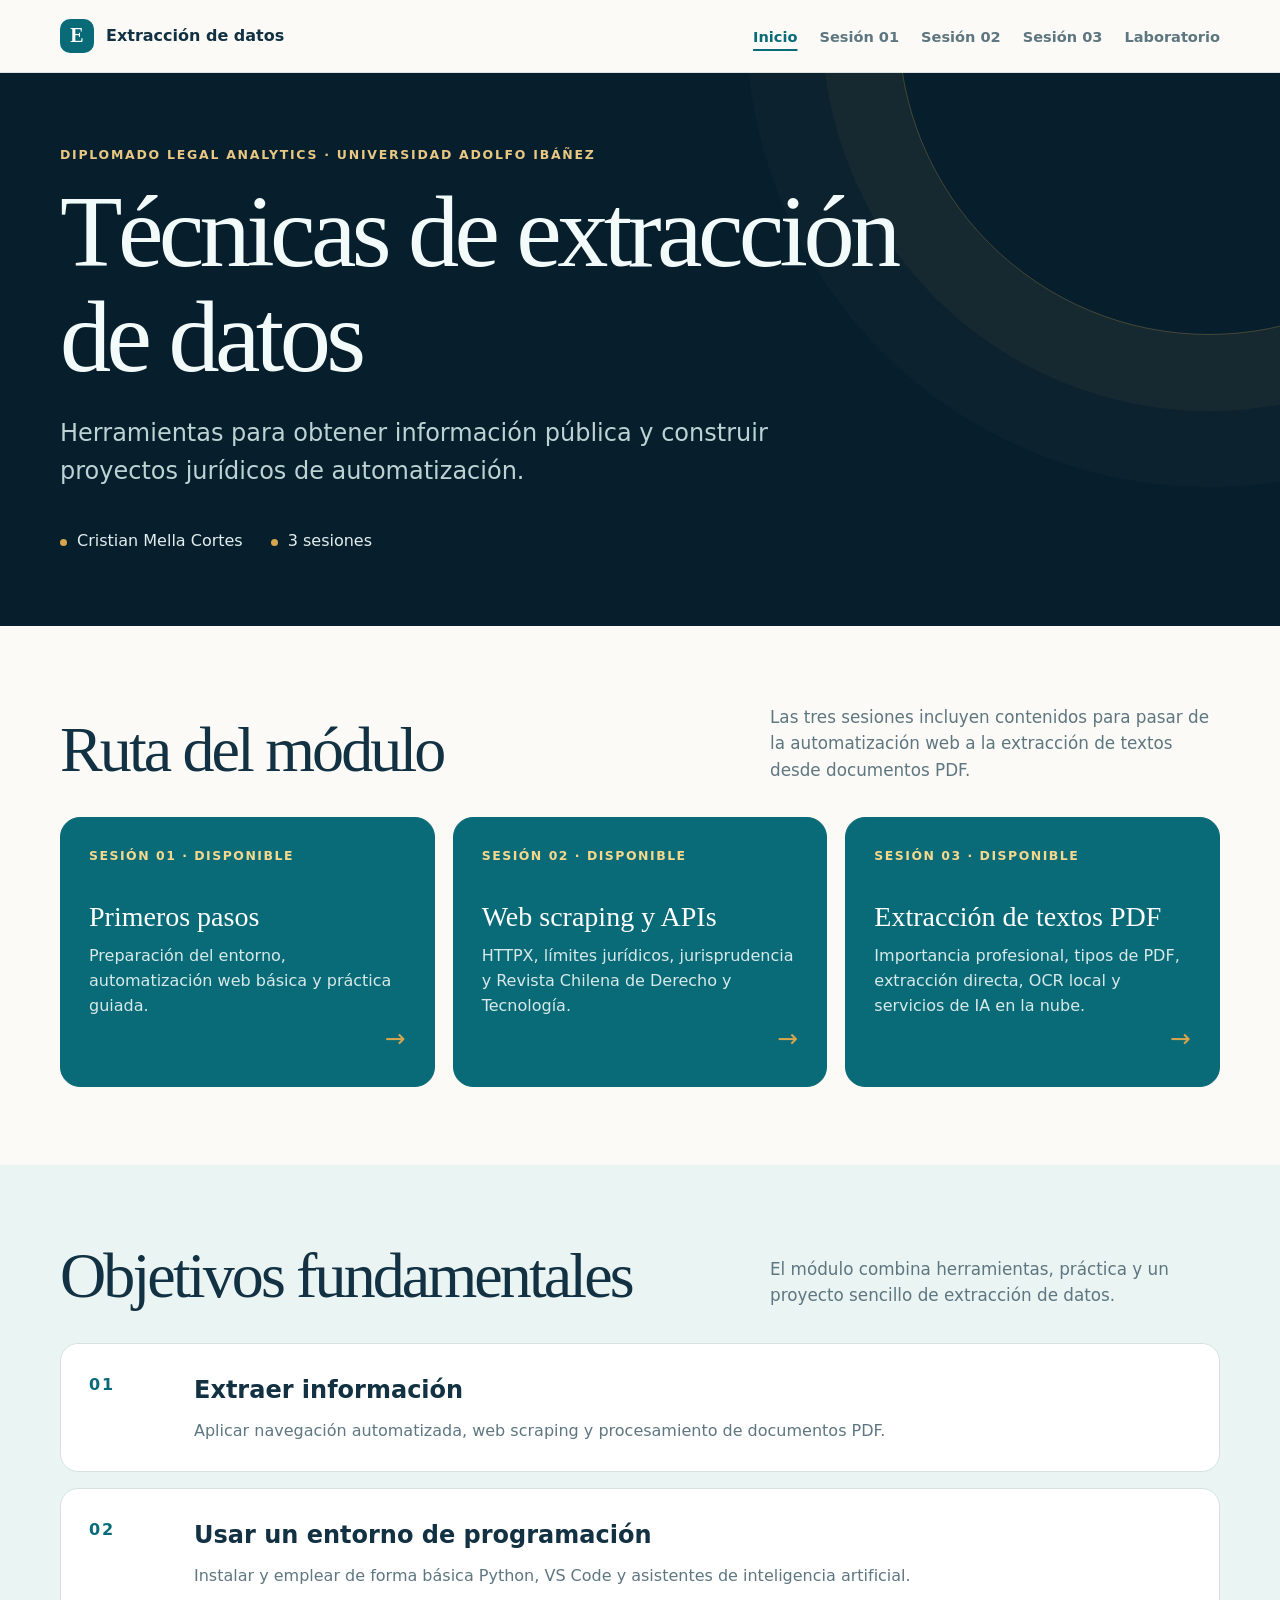
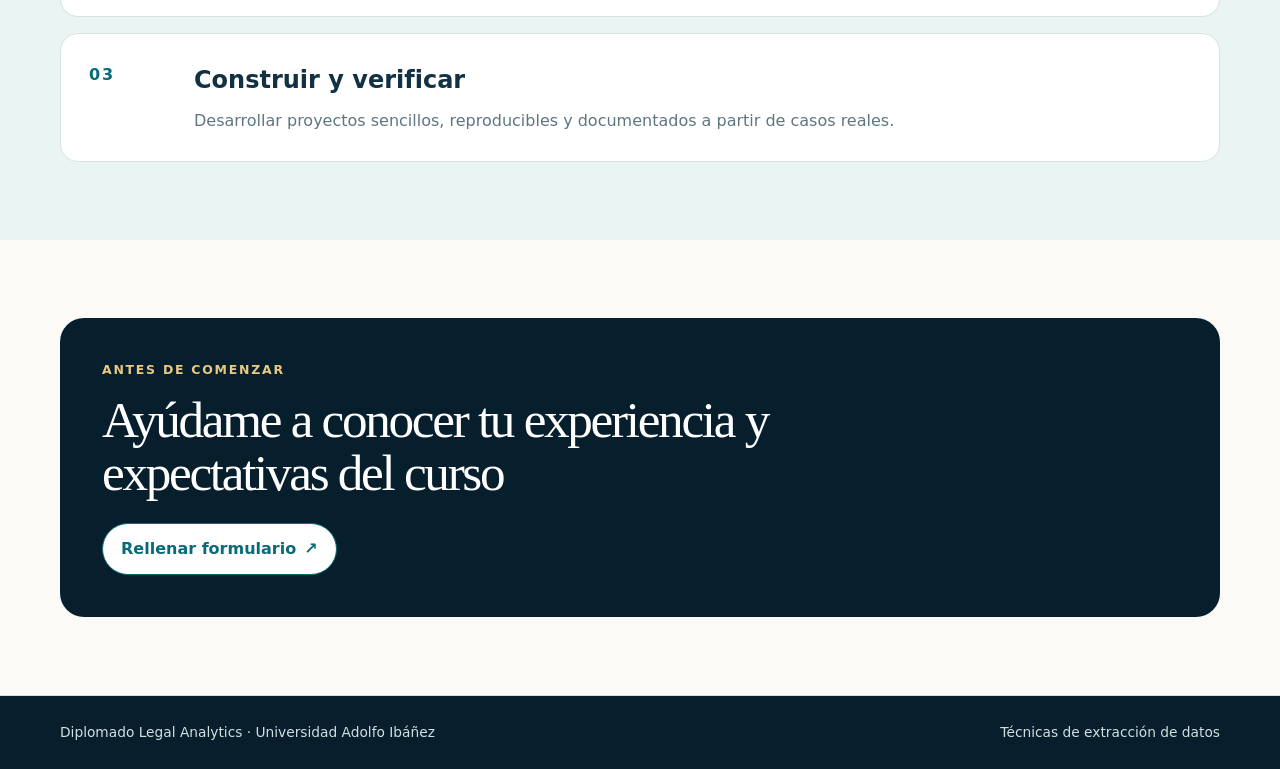
<file: index.html>
<!doctype html>
<html lang="es">
<head>
  <meta charset="utf-8">
  <meta name="viewport" content="width=device-width,initial-scale=1">
  <meta name="theme-color" content="#071f2d">
  <meta name="description" content="Programa del módulo Técnicas de extracción de datos del Diplomado Legal Analytics UAI.">
  <title>Técnicas de extracción de datos · Legal Analytics UAI</title>
  <link rel="stylesheet" href="css/base.css">
  <link rel="stylesheet" href="css/presentation.css">
</head>
<body>
<a class="skip-link" href="#contenido">Saltar al contenido</a>
<header class="site-header"><div class="container header-inner">
  <a class="brand" href="index.html" aria-current="page"><span class="brand-mark">E</span><span>Extracción de datos</span></a>
  <button class="menu-button" type="button" aria-expanded="false" aria-controls="main-nav" aria-label="Abrir menú">Menú</button>
  <nav class="main-nav" id="main-nav" aria-label="Navegación principal"><a href="index.html" aria-current="page">Inicio</a><a href="sesiones/sesion-01/sesion-01.html">Sesión 01</a><a href="sesiones/sesion-02.html">Sesión 02</a><a href="sesiones/sesion-03.html">Sesión 03</a><a href="practica/codegen-lab.html">Laboratorio</a></nav>
</div></header>
<main id="contenido">
  <section class="hero"><div class="container hero-inner">
    <p class="eyebrow">Diplomado Legal Analytics · Universidad Adolfo Ibáñez</p>
    <h1 class="display">Técnicas de extracción de datos</h1>
    <p class="hero-copy">Herramientas para obtener información pública y construir proyectos jurídicos de automatización.</p>
    <div class="hero-meta"><span>Cristian Mella Cortes</span><span>3 sesiones</span></div>
  </div></section>
  <section id="sesiones" class="section"><div class="container">
    <div class="section-head"><h2 class="display">Ruta del módulo</h2><p>Las tres sesiones incluyen contenidos para pasar de la automatización web a la extracción de textos desde documentos PDF.</p></div>
    <div class="cards">
      <a class="card featured" href="sesiones/sesion-01/sesion-01.html"><span class="number">SESIÓN 01 · DISPONIBLE</span><h3>Primeros pasos</h3><p>Preparación del entorno, automatización web básica y práctica guiada.</p><span class="arrow" aria-hidden="true">→</span></a>
      <a class="card featured" href="sesiones/sesion-02.html"><span class="number">SESIÓN 02 · DISPONIBLE</span><h3>Web scraping y APIs</h3><p>HTTPX, límites jurídicos, jurisprudencia y Revista Chilena de Derecho y Tecnología.</p><span class="arrow" aria-hidden="true">→</span></a>
      <a class="card featured" href="sesiones/sesion-03.html"><span class="number">SESIÓN 03 · DISPONIBLE</span><h3>Extracción de textos PDF</h3><p>Importancia profesional, tipos de PDF, extracción directa, OCR local y servicios de IA en la nube.</p><span class="arrow" aria-hidden="true">→</span></a>
    </div>
  </div></section>
  <section id="objetivos" class="section soft"><div class="container">
    <div class="section-head"><h2 class="display">Objetivos fundamentales</h2><p>El módulo combina herramientas, práctica y un proyecto sencillo de extracción de datos.</p></div>
    <div class="objectives">
      <article class="objective"><strong>01</strong><div><h3>Extraer información</h3><p>Aplicar navegación automatizada, web scraping y procesamiento de documentos PDF.</p></div></article>
      <article class="objective"><strong>02</strong><div><h3>Usar un entorno de programación</h3><p>Instalar y emplear de forma básica Python, VS Code y asistentes de inteligencia artificial.</p></div></article>
      <article class="objective"><strong>03</strong><div><h3>Construir y verificar</h3><p>Desarrollar proyectos sencillos, reproducibles y documentados a partir de casos reales.</p></div></article>
    </div>
  </div></section>
  <section class="section"><div class="container"><div class="survey">
    <p class="eyebrow">Antes de comenzar</p><h2 class="display">Ayúdame a conocer tu experiencia y expectativas del curso</h2>
    <a class="button" href="https://forms.cloud.microsoft/Pages/ResponsePage.aspx?id=a3WTFOOefkuF-6Gn7OXBZaLmbzBU2StAi_sdD-ndIR5UMkFDREI5QjBaMTgxVTE2TExETEpZU0IwNy4u" target="_blank" rel="noopener noreferrer">Rellenar formulario <span aria-hidden="true">↗</span></a>
  </div></div></section>
</main>
<footer class="site-footer"><div class="container footer-inner"><span>Diplomado Legal Analytics · Universidad Adolfo Ibáñez</span><span>Técnicas de extracción de datos</span></div></footer>
<script src="js/site.js"></script>
</body>
</html>
</file>
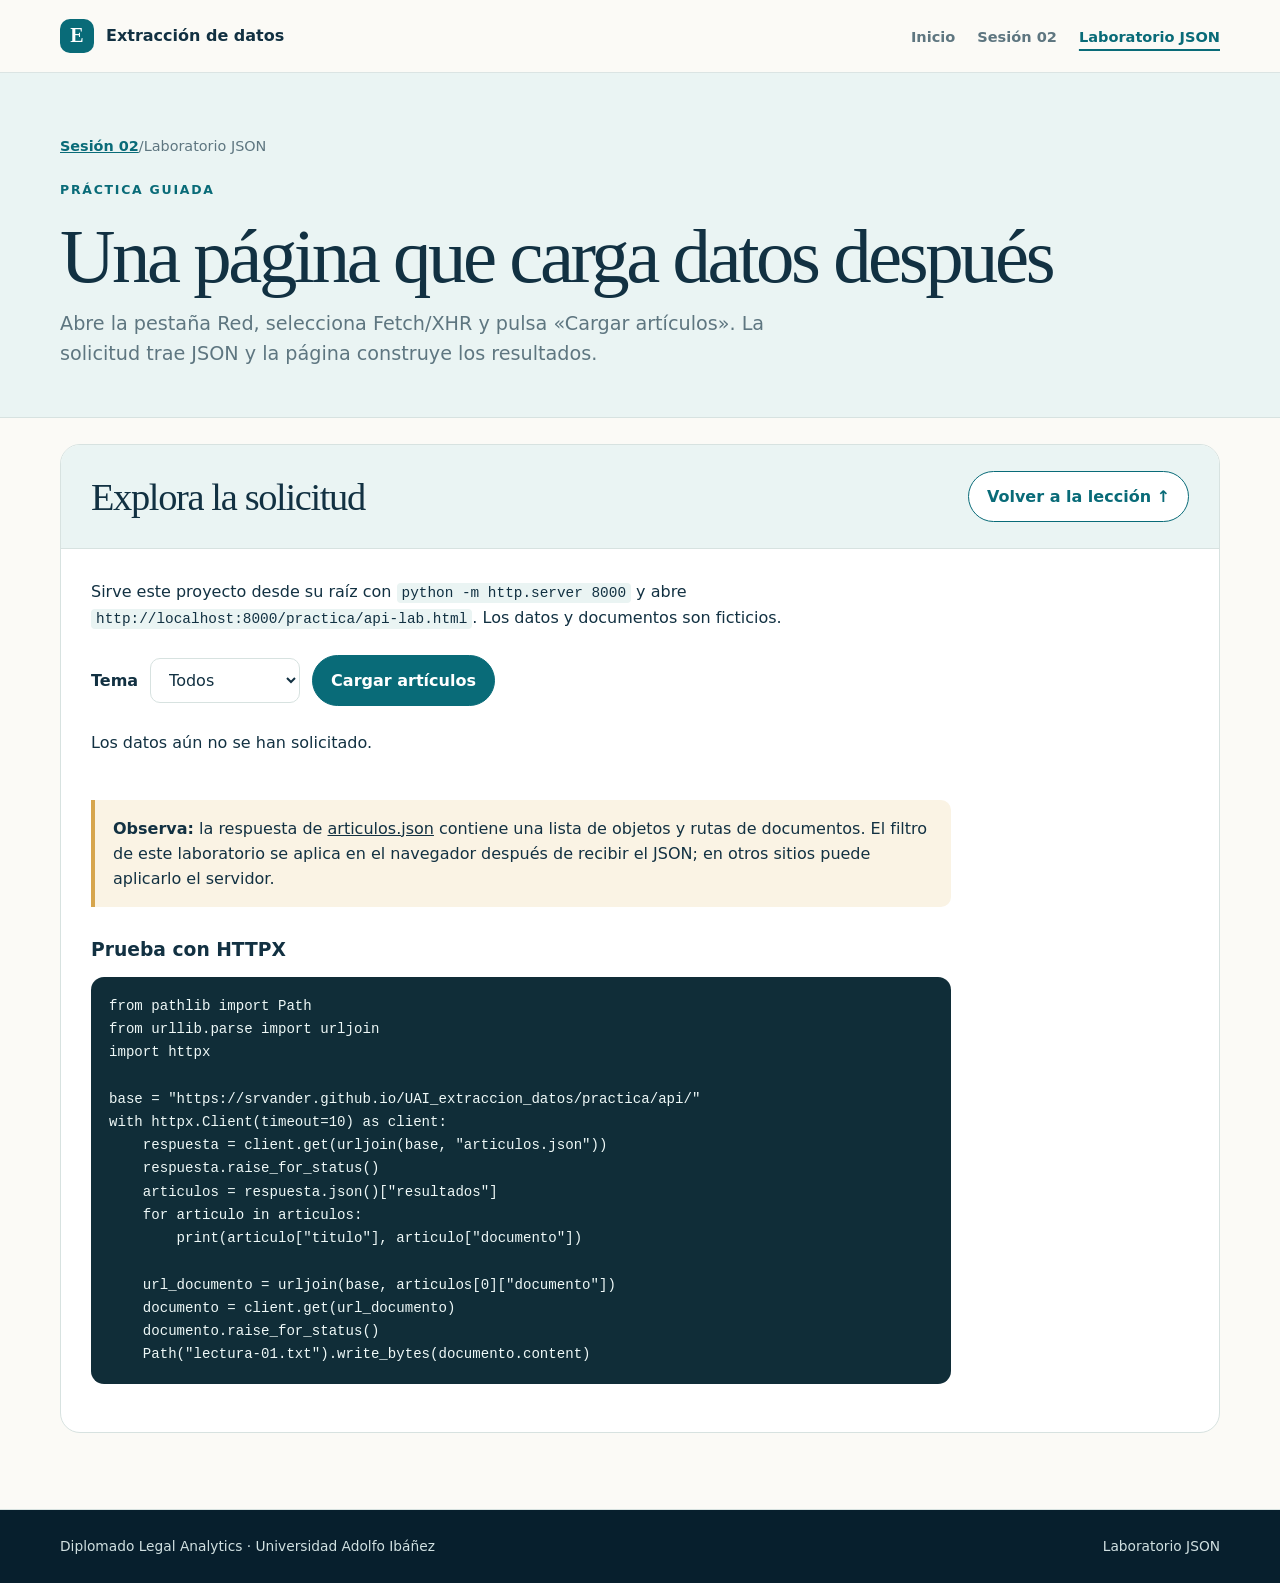
<file: practica/api-lab.html>
<!doctype html>
<html lang="es">
<head>
  <meta charset="utf-8">
  <meta name="viewport" content="width=device-width,initial-scale=1">
  <meta name="theme-color" content="#071f2d">
  <title>Laboratorio JSON · Sesión 02</title>
  <link rel="stylesheet" href="../css/base.css">
  <link rel="stylesheet" href="../css/presentation.css">
  <link rel="stylesheet" href="../css/session.css">
</head>
<body>
<a class="skip-link" href="#contenido">Saltar al contenido</a>
<header class="site-header"><div class="container header-inner">
  <a class="brand" href="../index.html"><span class="brand-mark">E</span><span>Extracción de datos</span></a>
  <button class="menu-button" type="button" aria-expanded="false" aria-controls="main-nav" aria-label="Abrir menú">Menú</button>
  <nav class="main-nav" id="main-nav" aria-label="Navegación principal"><a href="../index.html">Inicio</a><a href="../sesiones/sesion-02.html">Sesión 02</a><a href="api-lab.html" aria-current="page">Laboratorio JSON</a></nav>
</div></header>
<main id="contenido">
  <section class="page-hero"><div class="container">
    <div class="breadcrumb"><a href="../sesiones/sesion-02.html">Sesión 02</a><span>/</span><span>Laboratorio JSON</span></div>
    <p class="eyebrow">Práctica guiada</p>
    <h1 class="display">Una página que carga datos después</h1>
    <p class="subtitle">Abre la pestaña Red, selecciona Fetch/XHR y pulsa «Cargar artículos». La solicitud trae JSON y la página construye los resultados.</p>
  </div></section>
  <section class="stage-details"><div class="container"><div class="step-box">
    <div class="step-header"><h2>Explora la solicitud</h2><a class="button" href="../sesiones/sesion-02.html#apis">Volver a la lección ↑</a></div>
    <div class="step-content">
      <p>Sirve este proyecto desde su raíz con <span class="code-inline">python -m http.server 8000</span> y abre <span class="code-inline">http://localhost:8000/practica/api-lab.html</span>. Los datos y documentos son ficticios.</p>
      <form id="busqueda-api" class="api-lab-form">
        <label for="tema"><strong>Tema</strong></label>
        <select id="tema" name="tema"><option value="todos">Todos</option><option value="datos">Datos</option><option value="autoria">Autoría</option></select>
        <button class="button primary" type="submit">Cargar artículos</button>
      </form>
      <p id="estado-api" role="status" aria-live="polite">Los datos aún no se han solicitado.</p>
      <div id="resultados-api" class="resource-grid" aria-live="polite"></div>
      <div class="section-note"><strong>Observa:</strong> la respuesta de <a href="api/articulos.json">articulos.json</a> contiene una lista de objetos y rutas de documentos. El filtro de este laboratorio se aplica en el navegador después de recibir el JSON; en otros sitios puede aplicarlo el servidor.</div>
      <h3>Prueba con HTTPX</h3>
      <pre class="code">from pathlib import Path
from urllib.parse import urljoin
import httpx

base = "https://srvander.github.io/UAI_extraccion_datos/practica/api/"
with httpx.Client(timeout=10) as client:
    respuesta = client.get(urljoin(base, "articulos.json"))
    respuesta.raise_for_status()
    articulos = respuesta.json()["resultados"]
    for articulo in articulos:
        print(articulo["titulo"], articulo["documento"])

    url_documento = urljoin(base, articulos[0]["documento"])
    documento = client.get(url_documento)
    documento.raise_for_status()
    Path("lectura-01.txt").write_bytes(documento.content)</pre>
    </div>
  </div></div></section>
</main>
<footer class="site-footer"><div class="container footer-inner"><span>Diplomado Legal Analytics · Universidad Adolfo Ibáñez</span><span>Laboratorio JSON</span></div></footer>
<script src="../js/site.js"></script>
<script>
  const form = document.querySelector("#busqueda-api");
  const results = document.querySelector("#resultados-api");
  const status = document.querySelector("#estado-api");
  form.addEventListener("submit", async (event) => {
    event.preventDefault();
    results.replaceChildren();
    status.textContent = "Solicitando JSON…";
    try {
      const response = await fetch("api/articulos.json", {cache: "no-store"});
      if (!response.ok) throw new Error("HTTP " + response.status);
      const data = await response.json();
      const topic = form.elements.tema.value;
      const articles = data.resultados.filter(item => topic === "todos" || item.tema === topic);
      for (const item of articles) {
        const card = document.createElement("article");
        card.className = "resource-card";
        const title = document.createElement("strong");
        title.textContent = item.titulo;
        const detail = document.createElement("span");
        detail.textContent = item.tema + " · " + item.anio;
        const link = document.createElement("a");
        link.href = "api/" + item.documento;
        link.textContent = "Descargar documento de ejemplo";
        link.download = "";
        card.append(title, detail, link);
        results.append(card);
      }
      status.textContent = articles.length + " artículos cargados desde JSON.";
    } catch (error) {
      status.textContent = "No se pudo cargar el JSON. Abre el laboratorio desde el servidor local.";
    }
  });
</script>
</body>
</html>
</file>
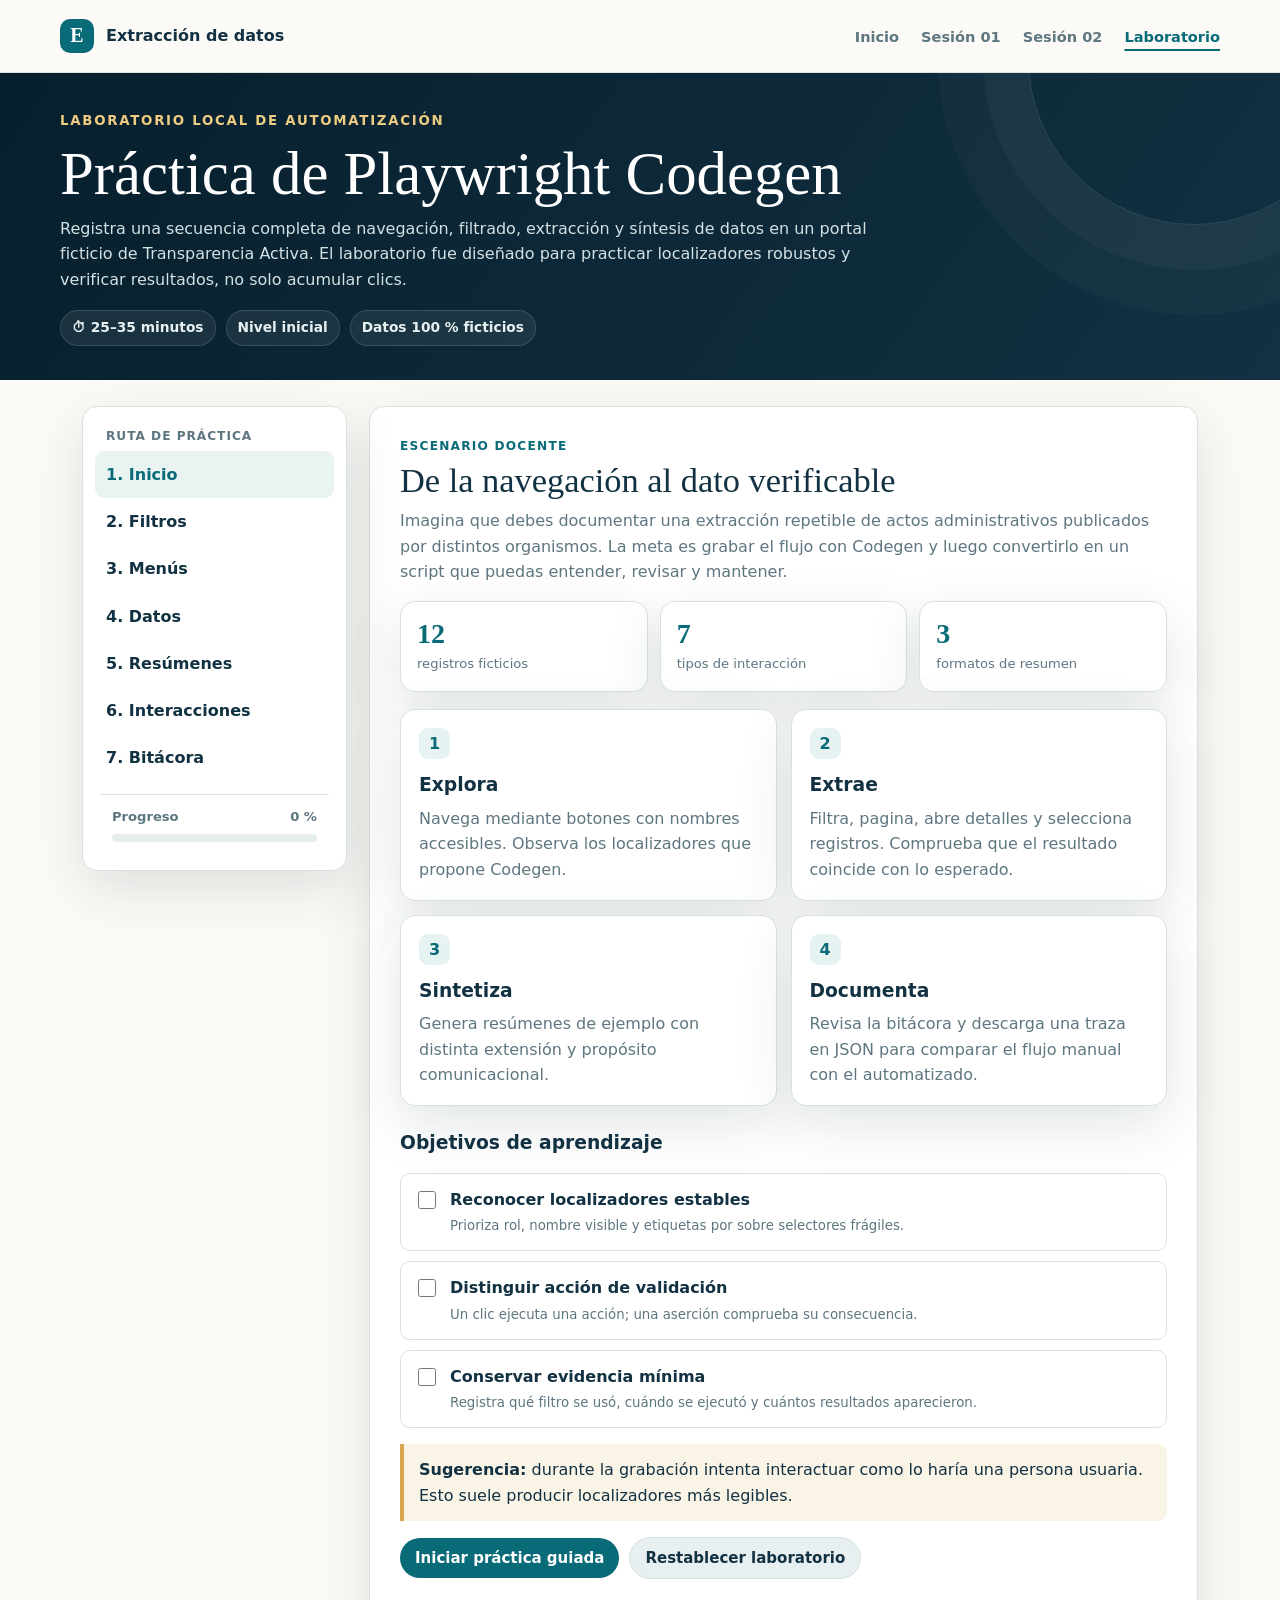
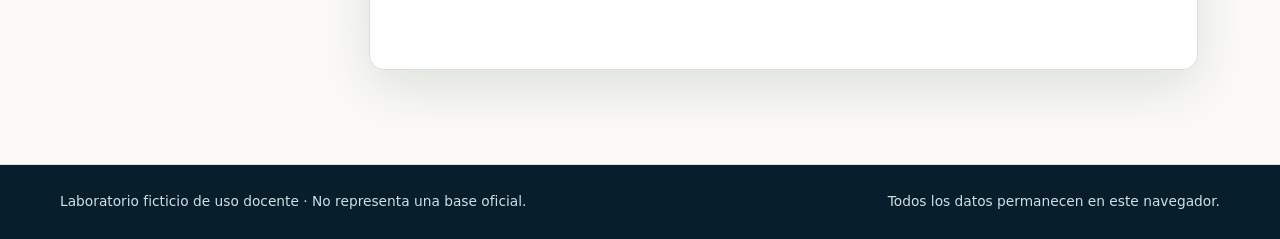
<file: practica/codegen-lab.html>
<!doctype html>
<html lang="es">
<head>
<meta charset="utf-8">
<meta name="viewport" content="width=device-width,initial-scale=1">
<meta name="description" content="Laboratorio interactivo para practicar automatización web con Playwright Codegen en un escenario de Transparencia Activa.">
<title>Laboratorio de práctica · Playwright Codegen</title>
<link rel="stylesheet" href="../css/base.css">
<link rel="stylesheet" href="../css/lab.css">
</head>
<body>
<a class="skip-link" href="#contenido">Saltar al contenido</a>
<header class="site-header"><div class="container header-inner">
  <a class="brand" href="../index.html"><span class="brand-mark">E</span><span>Extracción de datos</span></a>
  <button class="menu-button" type="button" aria-expanded="false" aria-controls="main-nav" aria-label="Abrir menú">Menú</button>
  <nav class="main-nav" id="main-nav" aria-label="Navegación principal"><a href="../index.html">Inicio</a><a href="../sesiones/sesion-01/sesion-01.html">Sesión 01</a><a href="../sesiones/sesion-02.html">Sesión 02</a><a href="codegen-lab.html" aria-current="page">Laboratorio</a></nav>
</div></header>
<header class="top">
  <small>Laboratorio local de automatización</small>
  <h1>Práctica de Playwright Codegen</h1>
  <p>Registra una secuencia completa de navegación, filtrado, extracción y síntesis de datos en un portal ficticio de Transparencia Activa. El laboratorio fue diseñado para practicar localizadores robustos y verificar resultados, no solo acumular clics.</p>
  <div class="top-meta"><span class="pill">⏱ 25–35 minutos</span><span class="pill">Nivel inicial</span><span class="pill">Datos 100 % ficticios</span></div>
</header>
<div class="shell">
<nav class="nav" aria-label="Secciones del laboratorio">
  <div class="nav-title">Ruta de práctica</div>
  <button class="active" data-panel="panel-inicio">1. Inicio</button>
  <button data-panel="panel-filtros">2. Filtros</button>
  <button data-panel="panel-menu">3. Menús</button>
  <button data-panel="panel-tabla">4. Datos</button>
  <button data-panel="panel-resumen">5. Resúmenes</button>
  <button data-panel="panel-raton">6. Interacciones</button>
  <button data-panel="panel-bitacora">7. Bitácora</button>
  <div class="progress-box"><div class="progress-label"><span>Progreso</span><span id="progressText">0 %</span></div><div class="progress-track"><div class="progress-fill" id="progressFill"></div></div></div>
</nav>
<main id="contenido">
<section id="panel-inicio" class="panel">
  <p class="eyebrow">Escenario docente</p><h2>De la navegación al dato verificable</h2>
  <p class="hint">Imagina que debes documentar una extracción repetible de actos administrativos publicados por distintos organismos. La meta es grabar el flujo con Codegen y luego convertirlo en un script que puedas entender, revisar y mantener.</p>
  <div class="metrics"><div class="metric"><strong>12</strong><span>registros ficticios</span></div><div class="metric"><strong>7</strong><span>tipos de interacción</span></div><div class="metric"><strong>3</strong><span>formatos de resumen</span></div></div>
  <div class="cards"><article class="card"><span class="number">1</span><h3>Explora</h3><p>Navega mediante botones con nombres accesibles. Observa los localizadores que propone Codegen.</p></article><article class="card"><span class="number">2</span><h3>Extrae</h3><p>Filtra, pagina, abre detalles y selecciona registros. Comprueba que el resultado coincide con lo esperado.</p></article><article class="card"><span class="number">3</span><h3>Sintetiza</h3><p>Genera resúmenes de ejemplo con distinta extensión y propósito comunicacional.</p></article><article class="card"><span class="number">4</span><h3>Documenta</h3><p>Revisa la bitácora y descarga una traza en JSON para comparar el flujo manual con el automatizado.</p></article></div>
  <h3>Objetivos de aprendizaje</h3>
  <div class="checklist"><label class="check"><input type="checkbox" class="manual-check"><span><strong>Reconocer localizadores estables</strong><small>Prioriza rol, nombre visible y etiquetas por sobre selectores frágiles.</small></span></label><label class="check"><input type="checkbox" class="manual-check"><span><strong>Distinguir acción de validación</strong><small>Un clic ejecuta una acción; una aserción comprueba su consecuencia.</small></span></label><label class="check"><input type="checkbox" class="manual-check"><span><strong>Conservar evidencia mínima</strong><small>Registra qué filtro se usó, cuándo se ejecutó y cuántos resultados aparecieron.</small></span></label></div>
  <p class="notice"><strong>Sugerencia:</strong> durante la grabación intenta interactuar como lo haría una persona usuaria. Esto suele producir localizadores más legibles.</p>
  <div class="row"><button class="btn" id="startBtn">Iniciar práctica guiada</button><button class="btn secondary" id="resetBtn">Restablecer laboratorio</button></div><p class="result" id="welcomeResult" aria-live="polite"></p>
</section>
<section id="panel-filtros" class="panel" hidden>
  <p class="eyebrow">Paso 2</p><h2>Buscar publicaciones</h2><p class="hint">Combina filtros y texto libre. La tabla de la sección Datos se actualizará realmente con los criterios elegidos.</p>
  <div class="filter-grid"><div class="field"><label for="organismo">Organismo</label><select id="organismo"><option value="todos">Todos los organismos</option><option value="salud">Servicio de Salud</option><option value="educacion">Dirección de Educación</option><option value="municipal">Municipalidad</option></select></div><div class="field"><label for="periodo">Año de publicación</label><select id="periodo"><option value="todos">Todos los años</option><option value="2026">2026</option><option value="2025">2025</option><option value="2024">2024</option></select></div><div class="field"><label for="estado">Estado</label><select id="estado"><option value="todos">Todos los estados</option><option value="Vigente">Vigente</option><option value="En revisión">En revisión</option><option value="Archivado">Archivado</option></select></div></div>
  <div class="field"><label for="consulta">Texto de búsqueda</label><input id="consulta" placeholder="Ej. resolución, compras o presupuesto" autocomplete="off"></div>
  <div class="row"><button class="btn" id="applyFilter">Aplicar filtros</button><button class="btn secondary" id="clearFilter">Limpiar criterios</button><button class="btn ghost" id="goToResults">Ver resultados</button></div>
  <p class="result" id="filterResult" aria-live="polite">Aún no se han aplicado filtros.</p><div class="notice info"><strong>Prueba sugerida:</strong> selecciona “Municipalidad”, año “2025” y busca “resoluciones”. Después verifica que la tabla contenga exactamente un registro.</div>
</section>
<section id="panel-menu" class="panel" hidden>
  <p class="eyebrow">Paso 3</p><h2>Explorar menús y contenido condicional</h2><p class="hint">Practica con elementos que aparecen y desaparecen. Codegen debe registrar el botón que abre el menú y la acción elegida.</p>
  <div class="row"><div class="menu-wrap"><button class="btn" id="menuToggle" aria-haspopup="true" aria-expanded="false">Acciones del registro ▾</button><div class="menu" id="actionMenu" hidden><button data-action="Ver detalle">Ver detalle</button><button data-action="Marcar para revisión">Marcar para revisión</button><button data-action="Copiar identificador">Copiar identificador</button></div></div><button class="btn secondary" id="toggleDetails">Mostrar ficha rápida</button><button class="btn ghost" id="delayedNotice">Cargar estado diferido</button></div>
  <div id="details" hidden class="notice"><strong>TA-2025-014</strong><br>Publicación mensual sobre dotación de personal. Contiene fecha, organismo, materia, estado y una nota descriptiva.</div><p class="result" id="menuResult" aria-live="polite"></p>
  <h3>¿Qué conviene observar?</h3><div class="cards"><article class="card"><h3>Visibilidad</h3><p>El menú existe en el DOM, pero permanece oculto hasta activar el botón correspondiente.</p></article><article class="card"><h3>Espera</h3><p>El estado diferido aparece después de una pausa breve y permite practicar esperas automáticas.</p></article></div>
</section>
<section id="panel-tabla" class="panel" hidden>
  <p class="eyebrow">Paso 4</p><h2>Tabla de datos de muestra</h2><p class="hint">Los datos responden a los filtros. Puedes ordenar, paginar, seleccionar registros y abrir una ficha detallada.</p>
  <div class="table-toolbar"><div class="row"><button class="btn secondary" id="sortBtn">Ordenar: más recientes</button><button class="btn secondary" id="selectVisible">Seleccionar visibles</button><button class="btn secondary" id="downloadBtn">Descargar CSV</button></div><span class="badge" id="resultCount">12 resultados</span></div>
  <div class="table-wrap"><table class="data"><thead><tr><th><span class="label">Elegir</span></th><th>ID</th><th>Organismo</th><th>Materia</th><th>Fecha</th><th>Estado</th><th>Acción</th></tr></thead><tbody id="tableBody"></tbody></table><div id="emptyState" class="empty" hidden>No hay publicaciones que coincidan con los filtros seleccionados.</div></div><p class="result" id="tableResult" aria-live="polite"></p>
  <div class="pagination"><button class="btn secondary" id="previousPage">Página anterior</button><span id="pageNumber">Página 1 de 1</span><button class="btn secondary" id="nextPage">Página siguiente</button></div>
</section>
<section id="panel-resumen" class="panel" hidden>
  <p class="eyebrow">Paso 5</p><h2>Generar textos resumen de ejemplo</h2><p class="hint">Selecciona uno o más registros en la tabla. Luego compara cómo cambia la síntesis según su propósito y extensión.</p>
  <div class="summary-layout"><div class="summary-controls"><div class="field"><label for="summaryType">Tipo de resumen</label><select id="summaryType"><option value="ejecutivo">Ejecutivo</option><option value="descriptivo">Descriptivo</option><option value="hallazgos">Hallazgos para análisis</option></select></div><div class="field"><label for="summaryLength">Extensión</label><select id="summaryLength"><option value="breve">Breve</option><option value="medio">Intermedia</option><option value="amplio">Ampliada</option></select></div><button class="btn" id="generateSummary">Generar resumen</button><button class="btn secondary" id="loadExample">Cargar ejemplo completo</button><button class="btn ghost" id="copySummary">Copiar texto</button><button class="btn ghost" id="downloadSummary">Descargar TXT</button></div><article class="summary-output" id="summaryOutput"><h3>Resumen generado</h3><p class="summary-placeholder">Aquí aparecerá una síntesis construida a partir de los registros seleccionados. Si aún no seleccionas ninguno, el sistema usará un ejemplo docente.</p><div class="word-count" id="wordCount">0 palabras</div></article></div>
  <h3>Tres ejemplos y sus usos</h3><div class="cards"><article class="card"><h3>Resumen ejecutivo</h3><p>“Se revisaron cuatro publicaciones de Transparencia Activa correspondientes a 2025. Predominan actos administrativos municipales y registros de compras; tres se encuentran vigentes y uno está en revisión.”</p></article><article class="card"><h3>Resumen descriptivo</h3><p>“El conjunto contiene publicaciones del Servicio de Salud, la Dirección de Educación y la Municipalidad. Las materias incluyen personal, compras, presupuesto, transferencias y resoluciones.”</p></article><article class="card"><h3>Hallazgo analítico</h3><p>“La Municipalidad concentra la mayor cantidad de actos y resoluciones del período observado. Conviene verificar si esta concentración responde a una mayor actividad administrativa o a diferencias en la forma de publicar.”</p></article><article class="card"><h3>Advertencia metodológica</h3><p>“Estos resultados describen únicamente la muestra extraída. No permiten concluir por sí solos que un organismo publique mejor o peor que otro.”</p></article></div>
</section>
<section id="panel-raton" class="panel" hidden>
  <p class="eyebrow">Paso 6</p><h2>Practicar interacciones especiales</h2><p class="hint">Combina movimiento del puntero, doble clic, menú contextual, teclado y control deslizante.</p>
  <div class="row"><div class="hover-card" id="hoverTarget" tabindex="0">Pasa el puntero por aquí y luego haz clic</div><button class="btn secondary" id="doubleClick">Haz doble clic</button><button class="btn secondary" id="rightClick">Haz clic derecho</button></div><p class="result" id="mouseResult" aria-live="polite"></p>
  <div class="field"><label for="notes">Nota rápida (presiona Ctrl/⌘ + Enter para guardar)</label><textarea id="notes" placeholder="Ej. El portal tardó en cargar el detalle, por lo que agregaría una espera basada en visibilidad."></textarea></div><div class="row"><button class="btn secondary" id="saveNote">Guardar nota</button><label for="volume">Umbral de confianza</label><input id="volume" type="range" min="0" max="100" value="70"><strong id="rangeValue">70 %</strong></div><div class="notice info"><strong>Idea para el script:</strong> evita pausas fijas siempre que sea posible. Es preferible esperar que aparezca un elemento o que una respuesta cumpla una condición observable.</div>
</section>
<section id="panel-bitacora" class="panel" hidden>
  <p class="eyebrow">Paso 7</p><h2>Bitácora y desafío final</h2><p class="hint">La traza permite revisar qué hiciste y distinguir la interacción manual de la lógica que luego debería quedar en el script.</p>
  <div class="cards"><div class="challenge" data-challenge="filter"><div class="challenge-title"><h3>Aplicar un filtro</h3><span class="challenge-status">Pendiente</span></div><p>Filtra por organismo, período, estado o texto.</p></div><div class="challenge" data-challenge="detail"><div class="challenge-title"><h3>Abrir un detalle</h3><span class="challenge-status">Pendiente</span></div><p>Abre la ficha de cualquier registro desde la tabla.</p></div><div class="challenge" data-challenge="summary"><div class="challenge-title"><h3>Generar un resumen</h3><span class="challenge-status">Pendiente</span></div><p>Crea una síntesis y comprueba su recuento de palabras.</p></div><div class="challenge" data-challenge="export"><div class="challenge-title"><h3>Exportar evidencia</h3><span class="challenge-status">Pendiente</span></div><p>Descarga la bitácora del laboratorio en formato JSON.</p></div></div>
  <h3>Acciones registradas en esta sesión</h3><div class="row"><button class="btn" id="downloadLog">Descargar bitácora JSON</button><button class="btn secondary" id="copyCode">Copiar ejemplo Playwright</button><button class="btn danger" id="clearLog">Vaciar bitácora</button></div><div class="log" id="activityLog"><div class="empty">La bitácora comenzará cuando inicies la práctica.</div></div>
  <h3>Fragmento de referencia</h3><div class="code" id="codeExample">await page.getByRole('button', { name: '2. Filtros' }).click();
await page.getByLabel('Organismo').selectOption('municipal');
await page.getByRole('button', { name: 'Aplicar filtros' }).click();
await page.getByRole('button', { name: '4. Datos' }).click();
await expect(page.locator('#resultCount')).toHaveText(/resultado/);</div>
</section>
</main></div>
<footer class="site-footer"><div class="container footer-inner lab-footer-inner"><span>Laboratorio ficticio de uso docente · No representa una base oficial.</span><span>Todos los datos permanecen en este navegador.</span></div></footer>
<div class="modal" id="detailModal" role="dialog" aria-modal="true" aria-labelledby="modalTitle" hidden><div class="dialog"><div class="dialog-head"><div><p class="eyebrow">Ficha del registro</p><h2 id="modalTitle">Detalle</h2></div><button class="btn secondary small" id="closeModal" aria-label="Cerrar detalle">Cerrar</button></div><div id="modalContent"></div></div></div><div class="toast" id="toast" role="status" aria-live="polite"></div>
<script src="../js/site.js"></script>
<script>
const records=[
{id:'TA-2026-004',org:'Servicio de Salud',orgKey:'salud',matter:'Compras y contrataciones',date:'2026-02-12',state:'Vigente',description:'Licitaciones y órdenes de compra del primer bimestre, con identificación del proveedor y monto adjudicado.'},
{id:'TA-2026-011',org:'Municipalidad',orgKey:'municipal',matter:'Actos y resoluciones',date:'2026-01-28',state:'En revisión',description:'Decretos alcaldicios y resoluciones internas publicados durante enero.'},
{id:'TA-2025-014',org:'Servicio de Salud',orgKey:'salud',matter:'Personal y remuneraciones',date:'2025-03-15',state:'Vigente',description:'Dotación de personal, funciones, grados y remuneraciones correspondientes al mes informado.'},
{id:'TA-2025-031',org:'Municipalidad',orgKey:'municipal',matter:'Actos y resoluciones',date:'2025-02-28',state:'Vigente',description:'Resoluciones con efectos sobre terceros y actos administrativos generales.'},
{id:'TA-2025-044',org:'Dirección de Educación',orgKey:'educacion',matter:'Compras y contrataciones',date:'2025-05-09',state:'Vigente',description:'Procesos de adquisición de materiales pedagógicos y servicios de apoyo.'},
{id:'TA-2025-052',org:'Municipalidad',orgKey:'municipal',matter:'Transferencias',date:'2025-07-21',state:'En revisión',description:'Transferencias de fondos a organizaciones comunitarias y entidades colaboradoras.'},
{id:'TA-2025-068',org:'Servicio de Salud',orgKey:'salud',matter:'Presupuesto',date:'2025-10-03',state:'Archivado',description:'Ejecución presupuestaria acumulada e identificación de modificaciones presupuestarias.'},
{id:'TA-2024-008',org:'Servicio de Salud',orgKey:'salud',matter:'Presupuesto',date:'2024-08-19',state:'Vigente',description:'Detalle de ingresos, gastos y ejecución presupuestaria del período.'},
{id:'TA-2024-022',org:'Dirección de Educación',orgKey:'educacion',matter:'Compras y contrataciones',date:'2024-12-02',state:'Archivado',description:'Contratos de suministros, servicios tecnológicos y mantención de establecimientos.'},
{id:'TA-2024-027',org:'Municipalidad',orgKey:'municipal',matter:'Mecanismos de participación',date:'2024-09-13',state:'Vigente',description:'Consejos comunales, audiencias públicas y mecanismos vigentes de participación ciudadana.'},
{id:'TA-2024-035',org:'Dirección de Educación',orgKey:'educacion',matter:'Personal y remuneraciones',date:'2024-06-30',state:'En revisión',description:'Nómina de personal directivo, docente y administrativo del período.'},
{id:'TA-2024-041',org:'Municipalidad',orgKey:'municipal',matter:'Subsidios y beneficios',date:'2024-04-18',state:'Vigente',description:'Programas de apoyo municipal, requisitos de acceso y nómina de beneficios entregados.'}
];
const state={filtered:[...records],selected:new Set(),page:1,pageSize:5,sortDesc:true,log:[],completed:new Set(),started:false};const $=s=>document.querySelector(s),$$=s=>[...document.querySelectorAll(s)];const escapeHTML=value=>String(value).replace(/[&<>'"]/g,c=>({'&':'&amp;','<':'&lt;','>':'&gt;',"'":'&#39;','"':'&quot;'}[c]));const formatDate=iso=>new Intl.DateTimeFormat('es-CL',{day:'2-digit',month:'2-digit',year:'numeric'}).format(new Date(iso+'T12:00:00'));
function showToast(message){const toast=$('#toast');toast.textContent=message;toast.classList.add('show');clearTimeout(showToast.timer);showToast.timer=setTimeout(()=>toast.classList.remove('show'),2400)}function addLog(action,detail=''){state.log.unshift({time:new Date().toISOString(),action,detail});renderLog()}function markChallenge(name){state.completed.add(name);const card=$(`[data-challenge="${name}"]`);if(card){card.classList.add('done');card.querySelector('.challenge-status').textContent='Completado'}updateProgress()}function updateProgress(){const pct=Math.round(state.completed.size/4*100);$('#progressFill').style.width=pct+'%';$('#progressText').textContent=pct+' %';$$('[data-panel]').forEach(btn=>{const map={'panel-filtros':'filter','panel-tabla':'detail','panel-resumen':'summary','panel-bitacora':'export'};if(map[btn.dataset.panel]&&state.completed.has(map[btn.dataset.panel]))btn.classList.add('done')})}function showPanel(id){$$('[data-panel]').forEach(b=>b.classList.toggle('active',b.dataset.panel===id));$$('main .panel').forEach(p=>p.hidden=p.id!==id);window.scrollTo({top:0,behavior:'smooth'});addLog('Navegación',id.replace('panel-',''))}$$('[data-panel]').forEach(b=>b.addEventListener('click',()=>showPanel(b.dataset.panel)));
function applyFilters(){const org=$('#organismo').value,year=$('#periodo').value,status=$('#estado').value,q=$('#consulta').value.trim().toLocaleLowerCase('es');state.filtered=records.filter(r=>(org==='todos'||r.orgKey===org)&&(year==='todos'||r.date.startsWith(year))&&(status==='todos'||r.state===status)&&(!q||`${r.id} ${r.org} ${r.matter} ${r.description}`.toLocaleLowerCase('es').includes(q)));state.page=1;state.selected.clear();renderTable();const criteria=[org!=='todos'?$('#organismo').selectedOptions[0].text:null,year!=='todos'?year:null,status!=='todos'?status:null,q?`“${q}”`:null].filter(Boolean);$('#filterResult').textContent=`${state.filtered.length} resultado${state.filtered.length===1?'':'s'}${criteria.length?` · Criterios: ${criteria.join(' · ')}`:' · sin restricciones'}.`;addLog('Filtros aplicados',`${state.filtered.length} resultados`);markChallenge('filter');showToast('Filtros aplicados correctamente')}$('#applyFilter').addEventListener('click',applyFilters);$('#consulta').addEventListener('keydown',e=>{if(e.key==='Enter')applyFilters()});$('#clearFilter').addEventListener('click',()=>{$('#organismo').value='todos';$('#periodo').value='todos';$('#estado').value='todos';$('#consulta').value='';state.filtered=[...records];state.page=1;state.selected.clear();renderTable();$('#filterResult').textContent='Filtros eliminados: se muestran todos los registros.';addLog('Filtros limpiados','12 resultados')});$('#goToResults').addEventListener('click',()=>showPanel('panel-tabla'));
function stateClass(value){return value==='Vigente'?'vigente':value==='En revisión'?'revision':'archivado'}function sortedRows(){return [...state.filtered].sort((a,b)=>state.sortDesc?b.date.localeCompare(a.date):a.date.localeCompare(b.date))}function renderTable(){const rows=sortedRows(),pages=Math.max(1,Math.ceil(rows.length/state.pageSize));if(state.page>pages)state.page=pages;const visible=rows.slice((state.page-1)*state.pageSize,state.page*state.pageSize);$('#tableBody').innerHTML=visible.map(r=>`<tr class="${state.selected.has(r.id)?'selected':''}"><td><input type="checkbox" class="record-check" aria-label="Seleccionar ${r.id}" data-id="${r.id}" ${state.selected.has(r.id)?'checked':''}></td><td><strong>${r.id}</strong></td><td>${r.org}</td><td>${r.matter}</td><td>${formatDate(r.date)}</td><td><span class="badge ${stateClass(r.state)}">${r.state}</span></td><td><button class="btn secondary small row-detail" data-id="${r.id}">Ver detalle</button></td></tr>`).join('');$('#emptyState').hidden=rows.length>0;$('#resultCount').textContent=`${rows.length} resultado${rows.length===1?'':'s'}`;$('#pageNumber').textContent=`Página ${state.page} de ${pages}`;$('#previousPage').disabled=state.page===1;$('#nextPage').disabled=state.page===pages;$$('.record-check').forEach(input=>input.addEventListener('change',e=>{e.target.checked?state.selected.add(e.target.dataset.id):state.selected.delete(e.target.dataset.id);renderTable();$('#tableResult').textContent=`${state.selected.size} registro${state.selected.size===1?'':'s'} seleccionado${state.selected.size===1?'':'s'}.`}));$$('.row-detail').forEach(btn=>btn.addEventListener('click',()=>openDetail(btn.dataset.id)))}
function openDetail(id){const r=records.find(item=>item.id===id);$('#modalTitle').textContent=r.id;$('#modalContent').innerHTML=`<dl><dt>Organismo</dt><dd>${escapeHTML(r.org)}</dd><dt>Materia</dt><dd>${escapeHTML(r.matter)}</dd><dt>Publicación</dt><dd>${formatDate(r.date)}</dd><dt>Estado</dt><dd><span class="badge ${stateClass(r.state)}">${r.state}</span></dd><dt>Descripción</dt><dd>${escapeHTML(r.description)}</dd></dl><p class="notice info">Este contenido simula la ficha que un script podría extraer y normalizar.</p>`;$('#detailModal').hidden=false;$('#closeModal').focus();addLog('Detalle abierto',id);markChallenge('detail')}function closeModal(){if(!$('#detailModal').hidden){$('#detailModal').hidden=true;showToast('Detalle cerrado')}}$('#closeModal').addEventListener('click',closeModal);$('#detailModal').addEventListener('click',e=>{if(e.target===$('#detailModal'))closeModal()});document.addEventListener('keydown',e=>{if(e.key==='Escape')closeModal()});
$('#sortBtn').addEventListener('click',e=>{state.sortDesc=!state.sortDesc;e.currentTarget.textContent=state.sortDesc?'Ordenar: más recientes':'Ordenar: más antiguos';renderTable();addLog('Tabla ordenada',state.sortDesc?'descendente':'ascendente')});$('#selectVisible').addEventListener('click',()=>{sortedRows().slice((state.page-1)*state.pageSize,state.page*state.pageSize).forEach(r=>state.selected.add(r.id));renderTable();$('#tableResult').textContent='Se seleccionaron todos los registros visibles.';addLog('Selección múltiple',`${state.selected.size} registros`)});$('#previousPage').addEventListener('click',()=>{if(state.page>1){state.page--;renderTable();addLog('Paginación',`página ${state.page}`)}});$('#nextPage').addEventListener('click',()=>{const pages=Math.ceil(state.filtered.length/state.pageSize);if(state.page<pages){state.page++;renderTable();addLog('Paginación',`página ${state.page}`)}});
function downloadFile(name,content,type){const url=URL.createObjectURL(new Blob([content],{type})),a=document.createElement('a');a.href=url;a.download=name;document.body.appendChild(a);a.click();a.remove();setTimeout(()=>URL.revokeObjectURL(url),1000)}$('#downloadBtn').addEventListener('click',()=>{const rows=sortedRows(),csv=['id,organismo,materia,fecha,estado',...rows.map(r=>[r.id,r.org,r.matter,r.date,r.state].map(v=>`"${v.replaceAll('"','""')}"`).join(','))].join('\n');downloadFile('publicaciones_transparencia_muestra.csv',csv,'text/csv;charset=utf-8');addLog('CSV descargado',`${rows.length} registros`);showToast('CSV preparado para descarga')});
function summaryData(){const picked=records.filter(r=>state.selected.has(r.id));return picked.length?picked:records.slice(2,6)}function buildSummary(type,length){const data=summaryData(),orgs=[...new Set(data.map(r=>r.org))],matters=[...new Set(data.map(r=>r.matter))],states=data.reduce((acc,r)=>(acc[r.state]=(acc[r.state]||0)+1,acc),{}),years=[...new Set(data.map(r=>r.date.slice(0,4)))].sort().reverse();const statusText=Object.entries(states).map(([k,v])=>`${v} ${k.toLocaleLowerCase('es')}`).join(', ');let title='',parts=[];if(type==='ejecutivo'){title='Resumen ejecutivo';parts.push(`Se revisaron ${data.length} publicaciones de Transparencia Activa correspondientes ${years.length===1?'al año':'a los años'} ${years.join(', ')}. La muestra reúne información de ${orgs.length} organismo${orgs.length===1?'':'s'} y presenta ${statusText}.`);parts.push(`Las materias observadas incluyen ${matters.slice(0,4).join(', ')}${matters.length>4?' y otras categorías':''}. El resultado ofrece una visión sintética del conjunto seleccionado y sirve como punto de partida para una revisión documental.`)}else if(type==='descriptivo'){title='Descripción del conjunto';parts.push(`El conjunto analizado contiene ${data.length} registros publicados por ${orgs.join('; ')}. El período cubierto comprende ${years.join(', ')} y las fechas van desde ${formatDate([...data].sort((a,b)=>a.date.localeCompare(b.date))[0].date)} hasta ${formatDate([...data].sort((a,b)=>b.date.localeCompare(a.date))[0].date)}.`);parts.push(`Las publicaciones se distribuyen entre las materias ${matters.join(', ')}. En cuanto a su estado, se identifican ${statusText}. Cada registro incluye un identificador, organismo, materia, fecha, estado y descripción breve.`)}else{title='Hallazgos para análisis';const topOrg=Object.entries(data.reduce((a,r)=>(a[r.org]=(a[r.org]||0)+1,a),{})).sort((a,b)=>b[1]-a[1])[0];parts.push(`El principal hallazgo preliminar es la concentración de ${topOrg[1]} de ${data.length} registros en ${topOrg[0]}. Esta distribución puede reflejar diferencias en actividad administrativa, cobertura de la muestra o prácticas de publicación.`);parts.push(`También se observan ${matters.length} materias distintas y ${Object.keys(states).length} estados documentales. Antes de formular conclusiones, conviene revisar la completitud de la extracción, normalizar las categorías y comparar períodos equivalentes.`)}if(length==='breve')parts=parts.slice(0,1);if(length==='amplio')parts.push('Advertencia metodológica: la síntesis describe únicamente los registros seleccionados. No constituye una evaluación de cumplimiento ni permite inferir causalidad sin contrastar la fuente, el universo total y los criterios de publicación.');return{title,parts}}
function renderSummary(forceExample=false){if(forceExample){state.selected=new Set(['TA-2025-014','TA-2025-031','TA-2025-044','TA-2025-052']);renderTable()}const {title,parts}=buildSummary($('#summaryType').value,$('#summaryLength').value);$('#summaryOutput').innerHTML=`<h3>${title}</h3>${parts.map(p=>`<p>${escapeHTML(p)}</p>`).join('')}<div class="word-count" id="wordCount"></div>`;const words=parts.join(' ').trim().split(/\s+/).filter(Boolean).length;$('#wordCount').textContent=`${words} palabras · ${summaryData().length} registros de base`;addLog('Resumen generado',`${$('#summaryType').selectedOptions[0].text}, ${words} palabras`);markChallenge('summary');showToast('Resumen generado')}$('#generateSummary').addEventListener('click',()=>renderSummary(false));$('#loadExample').addEventListener('click',()=>renderSummary(true));$('#copySummary').addEventListener('click',async()=>{const text=$('#summaryOutput').innerText.replace(/\n\d+ palabras.*$/,'');try{await navigator.clipboard.writeText(text);showToast('Resumen copiado')}catch{showToast('No fue posible copiar automáticamente')}addLog('Resumen copiado')});$('#downloadSummary').addEventListener('click',()=>{downloadFile('resumen_transparencia.txt',$('#summaryOutput').innerText,'text/plain;charset=utf-8');addLog('Resumen descargado','TXT')});
$('#menuToggle').addEventListener('click',e=>{const menu=$('#actionMenu'),willOpen=menu.hidden;menu.hidden=!willOpen;e.currentTarget.setAttribute('aria-expanded',String(willOpen));addLog('Menú contextual',willOpen?'abierto':'cerrado')});$$('[data-action]').forEach(btn=>btn.addEventListener('click',async()=>{const action=btn.dataset.action;$('#menuResult').textContent=`Acción seleccionada: ${action}.`;$('#actionMenu').hidden=true;$('#menuToggle').setAttribute('aria-expanded','false');if(action==='Ver detalle')openDetail('TA-2025-014');if(action==='Marcar para revisión')showToast('Registro marcado para revisión');if(action==='Copiar identificador'){try{await navigator.clipboard.writeText('TA-2025-014')}catch{}showToast('Identificador copiado')}addLog('Acción de menú',action)}));$('#toggleDetails').addEventListener('click',e=>{const details=$('#details');details.hidden=!details.hidden;e.currentTarget.textContent=details.hidden?'Mostrar ficha rápida':'Ocultar ficha rápida';addLog('Ficha rápida',details.hidden?'oculta':'visible')});$('#delayedNotice').addEventListener('click',e=>{e.currentTarget.disabled=true;$('#menuResult').textContent='Consultando estado simulado…';setTimeout(()=>{$('#menuResult').textContent='Estado cargado: publicación verificada el 24-09-2026.';e.currentTarget.disabled=false;addLog('Contenido diferido','carga completada')},900)});
$('#startBtn').addEventListener('click',()=>{state.started=true;$('#welcomeResult').textContent='¡Práctica iniciada! Continúa con Filtros y sigue la ruta numerada.';addLog('Práctica iniciada','sesión local');showToast('Práctica iniciada')});$('#resetBtn').addEventListener('click',()=>{if(confirm('¿Quieres restablecer filtros, selección, progreso y bitácora?'))location.reload()});$$('.manual-check').forEach(check=>check.addEventListener('change',()=>addLog('Objetivo personal',check.checked?'marcado':'desmarcado')));
$('#hoverTarget').addEventListener('mouseenter',()=>$('#mouseResult').textContent='Movimiento detectado: ahora haz clic.');$('#hoverTarget').addEventListener('click',()=>{$('#mouseResult').textContent='Clic registrado en la tarjeta.';addLog('Interacción de puntero','hover y clic')});$('#doubleClick').addEventListener('dblclick',()=>{$('#mouseResult').textContent='Doble clic registrado correctamente.';addLog('Interacción de puntero','doble clic')});$('#rightClick').addEventListener('contextmenu',e=>{e.preventDefault();$('#mouseResult').textContent='Clic derecho registrado; se evitó el menú del navegador.';addLog('Interacción de puntero','clic derecho')});$('#volume').addEventListener('input',e=>{$('#rangeValue').textContent=e.target.value+' %'});function saveNote(){const note=$('#notes').value.trim();if(!note)return showToast('Escribe una nota antes de guardar');addLog('Nota guardada',note);showToast('Nota añadida a la bitácora')}$('#saveNote').addEventListener('click',saveNote);$('#notes').addEventListener('keydown',e=>{if((e.ctrlKey||e.metaKey)&&e.key==='Enter')saveNote()});
function renderLog(){const log=$('#activityLog');if(!state.log.length){log.innerHTML='<div class="empty">La bitácora está vacía.</div>';return}log.innerHTML=state.log.map(item=>`<div class="log-item"><span class="log-time">${new Intl.DateTimeFormat('es-CL',{hour:'2-digit',minute:'2-digit',second:'2-digit'}).format(new Date(item.time))}</span><span><strong>${escapeHTML(item.action)}</strong>${item.detail?` · ${escapeHTML(item.detail)}`:''}</span></div>`).join('')}$('#downloadLog').addEventListener('click',()=>{const payload={laboratorio:'Playwright Codegen',exportado:new Date().toISOString(),acciones:[...state.log].reverse(),desafios:[...state.completed]};downloadFile('bitacora_laboratorio_codegen.json',JSON.stringify(payload,null,2),'application/json');markChallenge('export');addLog('Bitácora exportada','JSON');showToast('Bitácora preparada para descarga')});$('#clearLog').addEventListener('click',()=>{state.log=[];renderLog();showToast('Bitácora vaciada')});$('#copyCode').addEventListener('click',async()=>{try{await navigator.clipboard.writeText($('#codeExample').textContent);showToast('Código copiado')}catch{showToast('Selecciona y copia el código manualmente')}addLog('Código de referencia','copiado')});renderTable();updateProgress();
</script>
</body>
</html>
</file>
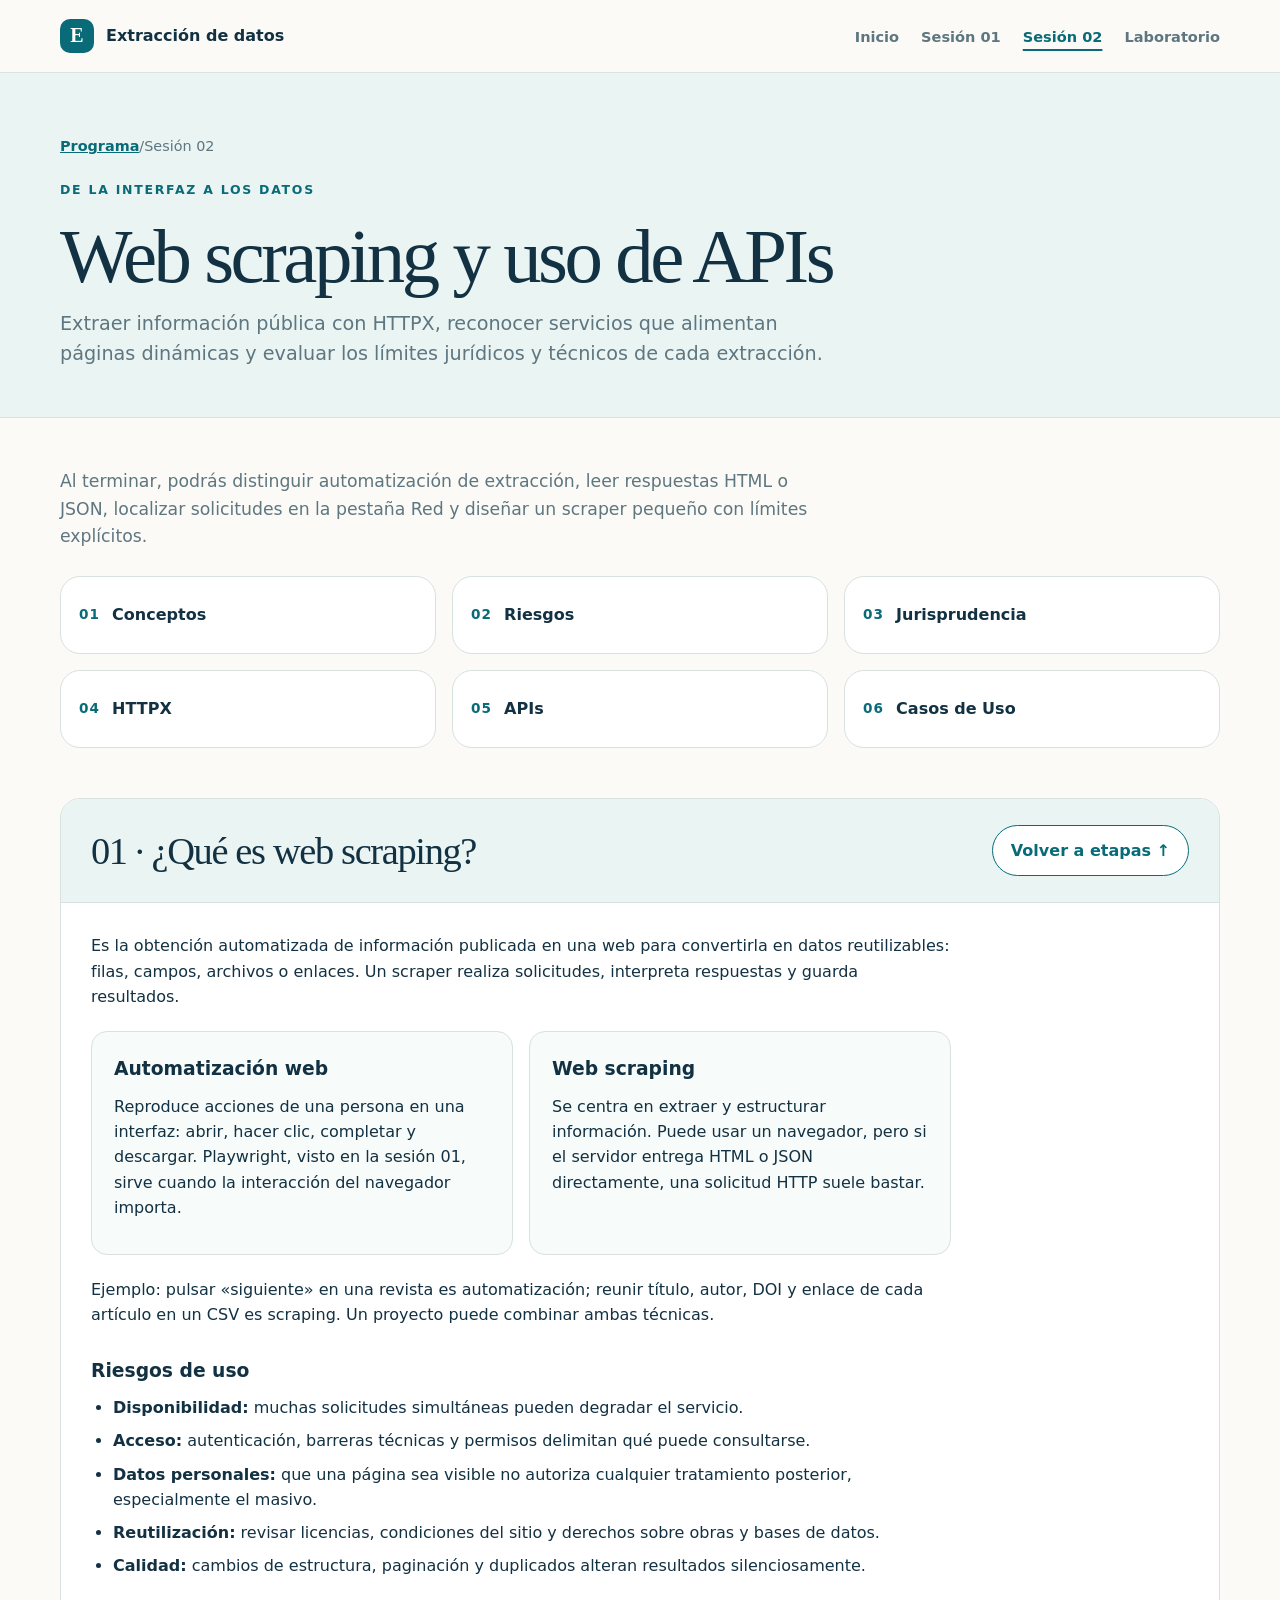
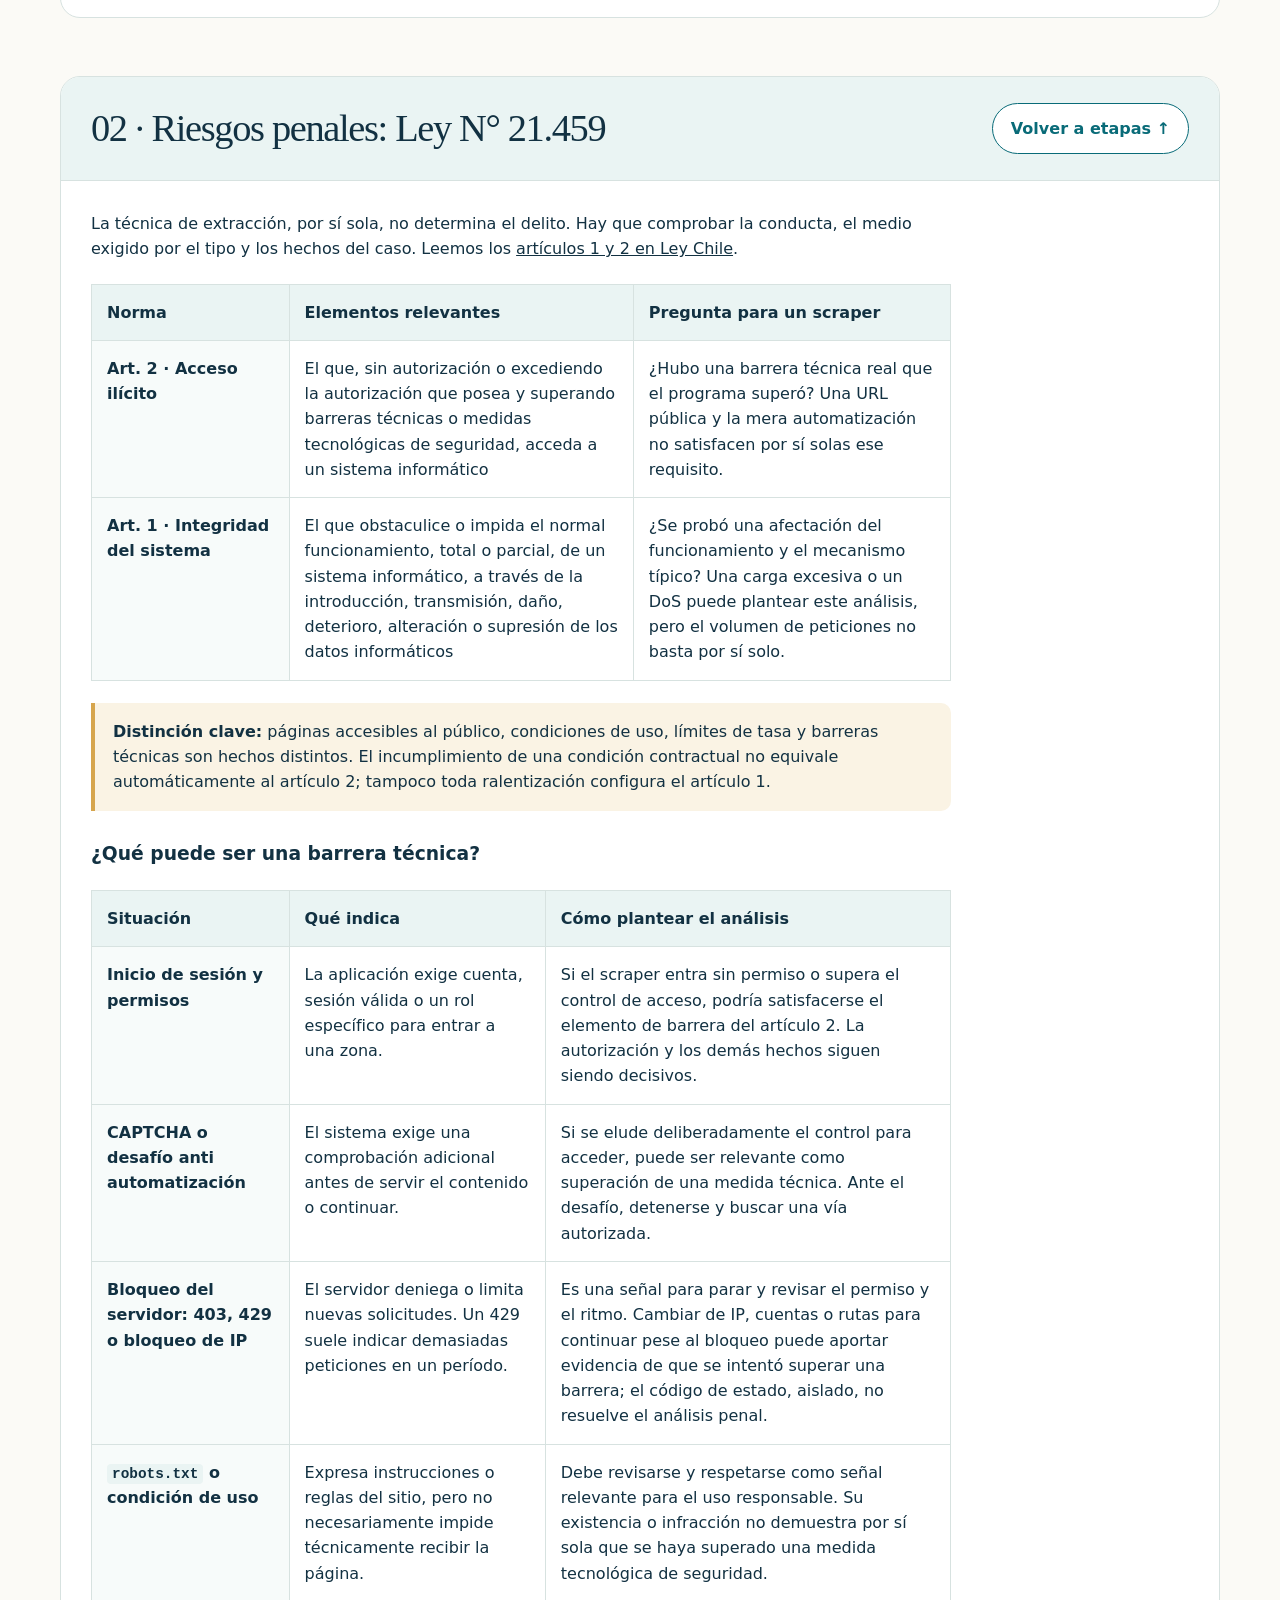
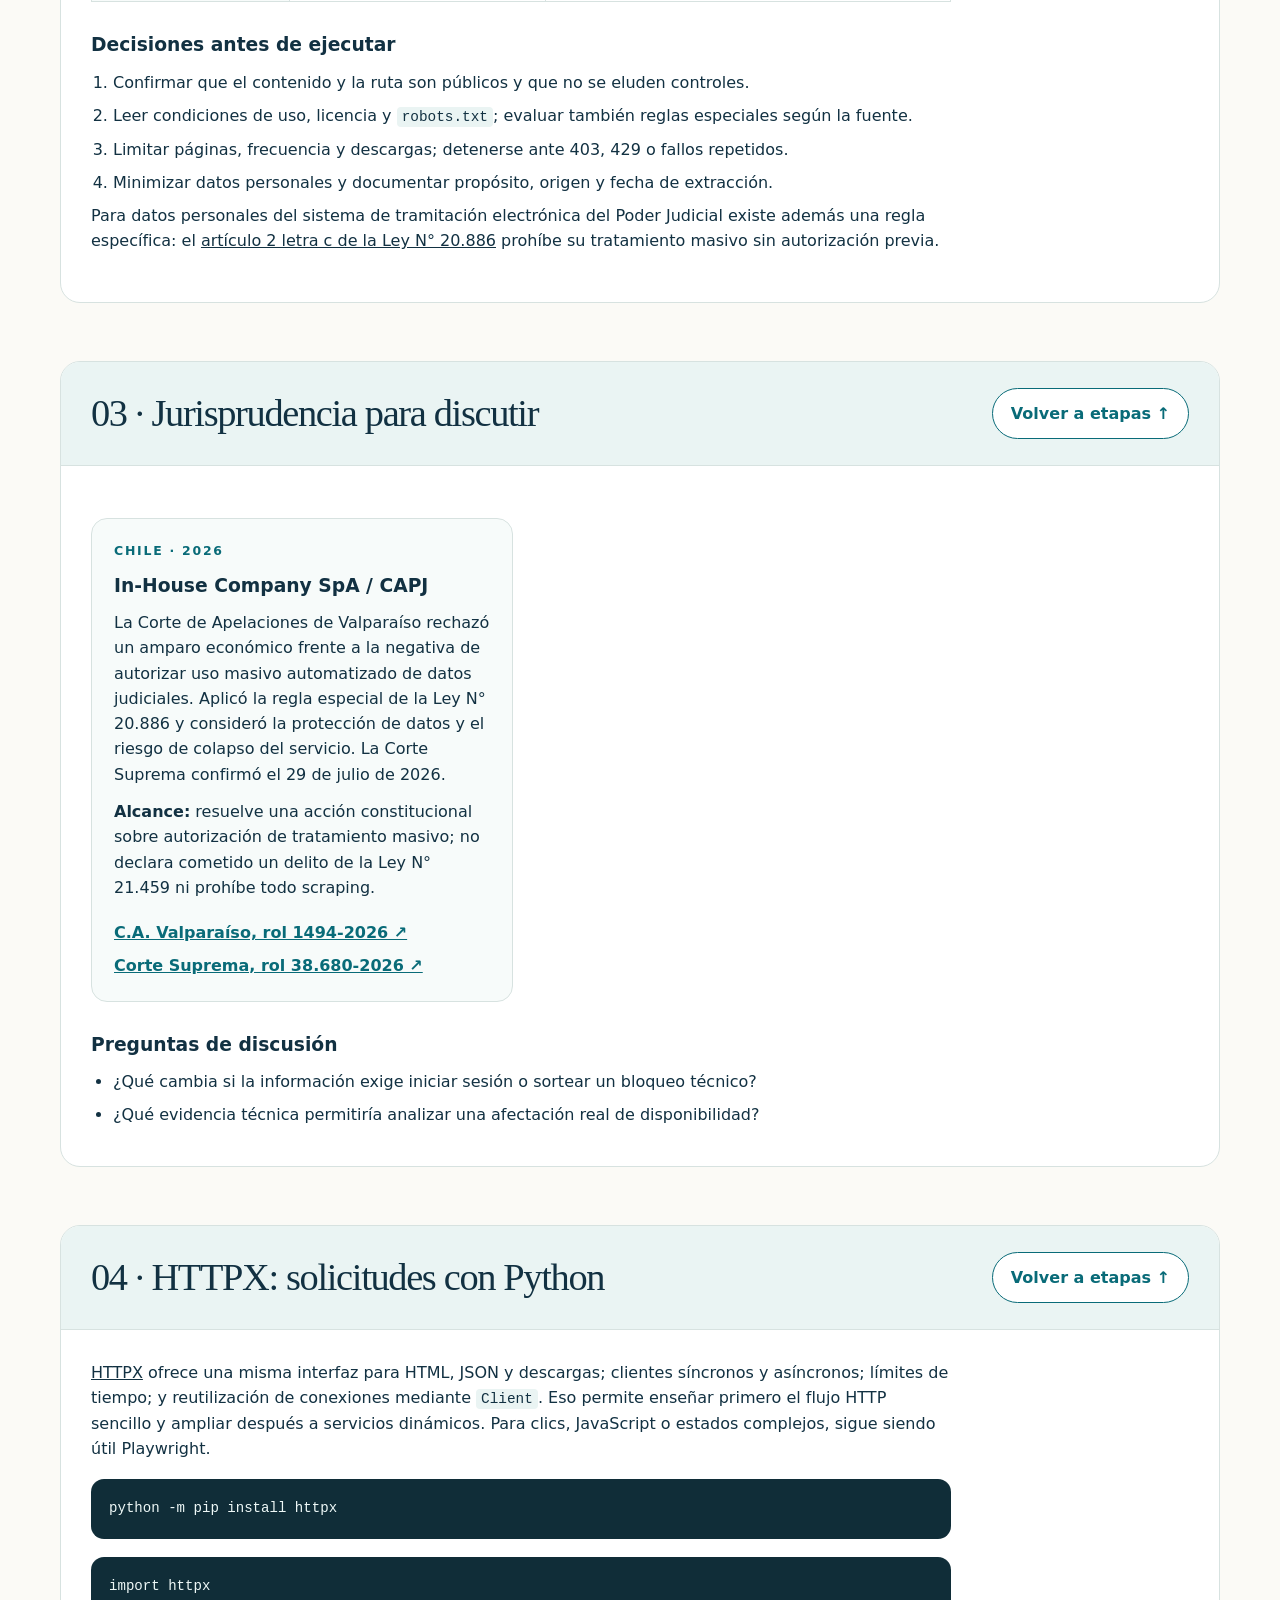
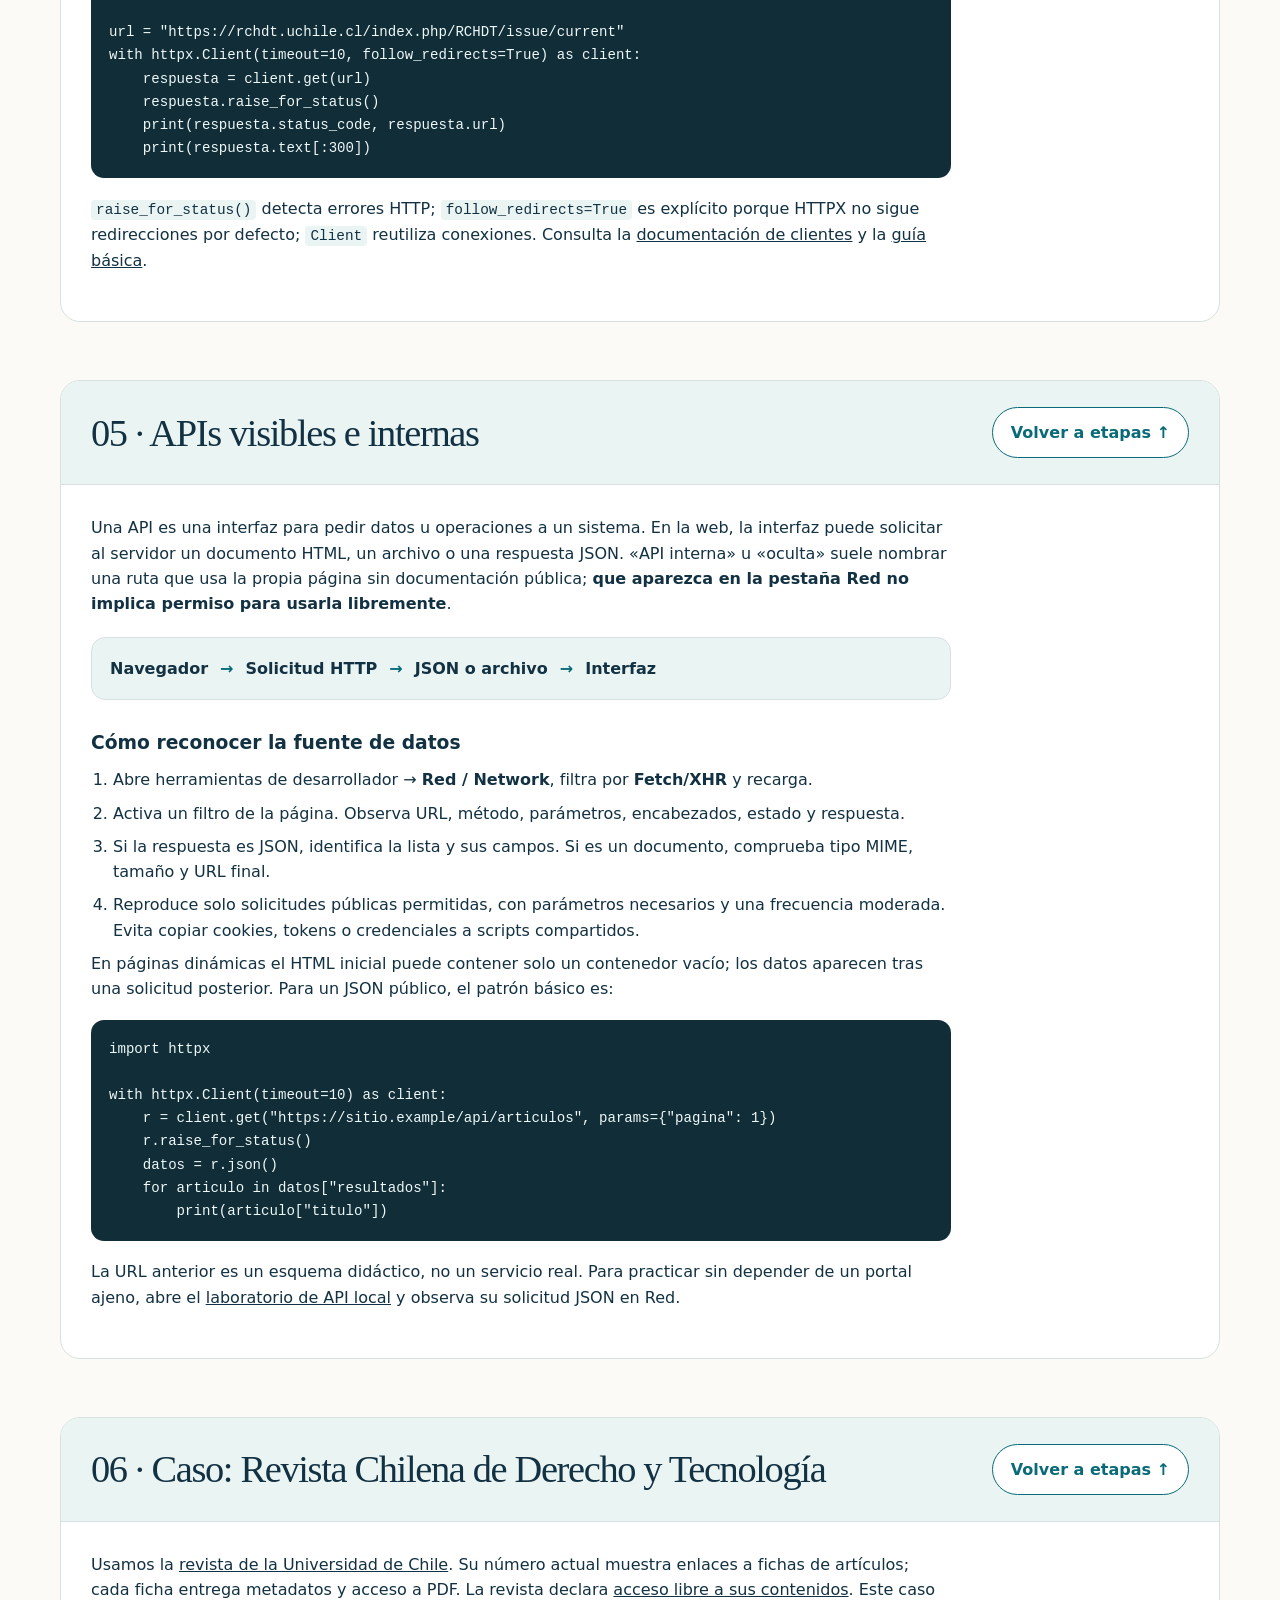
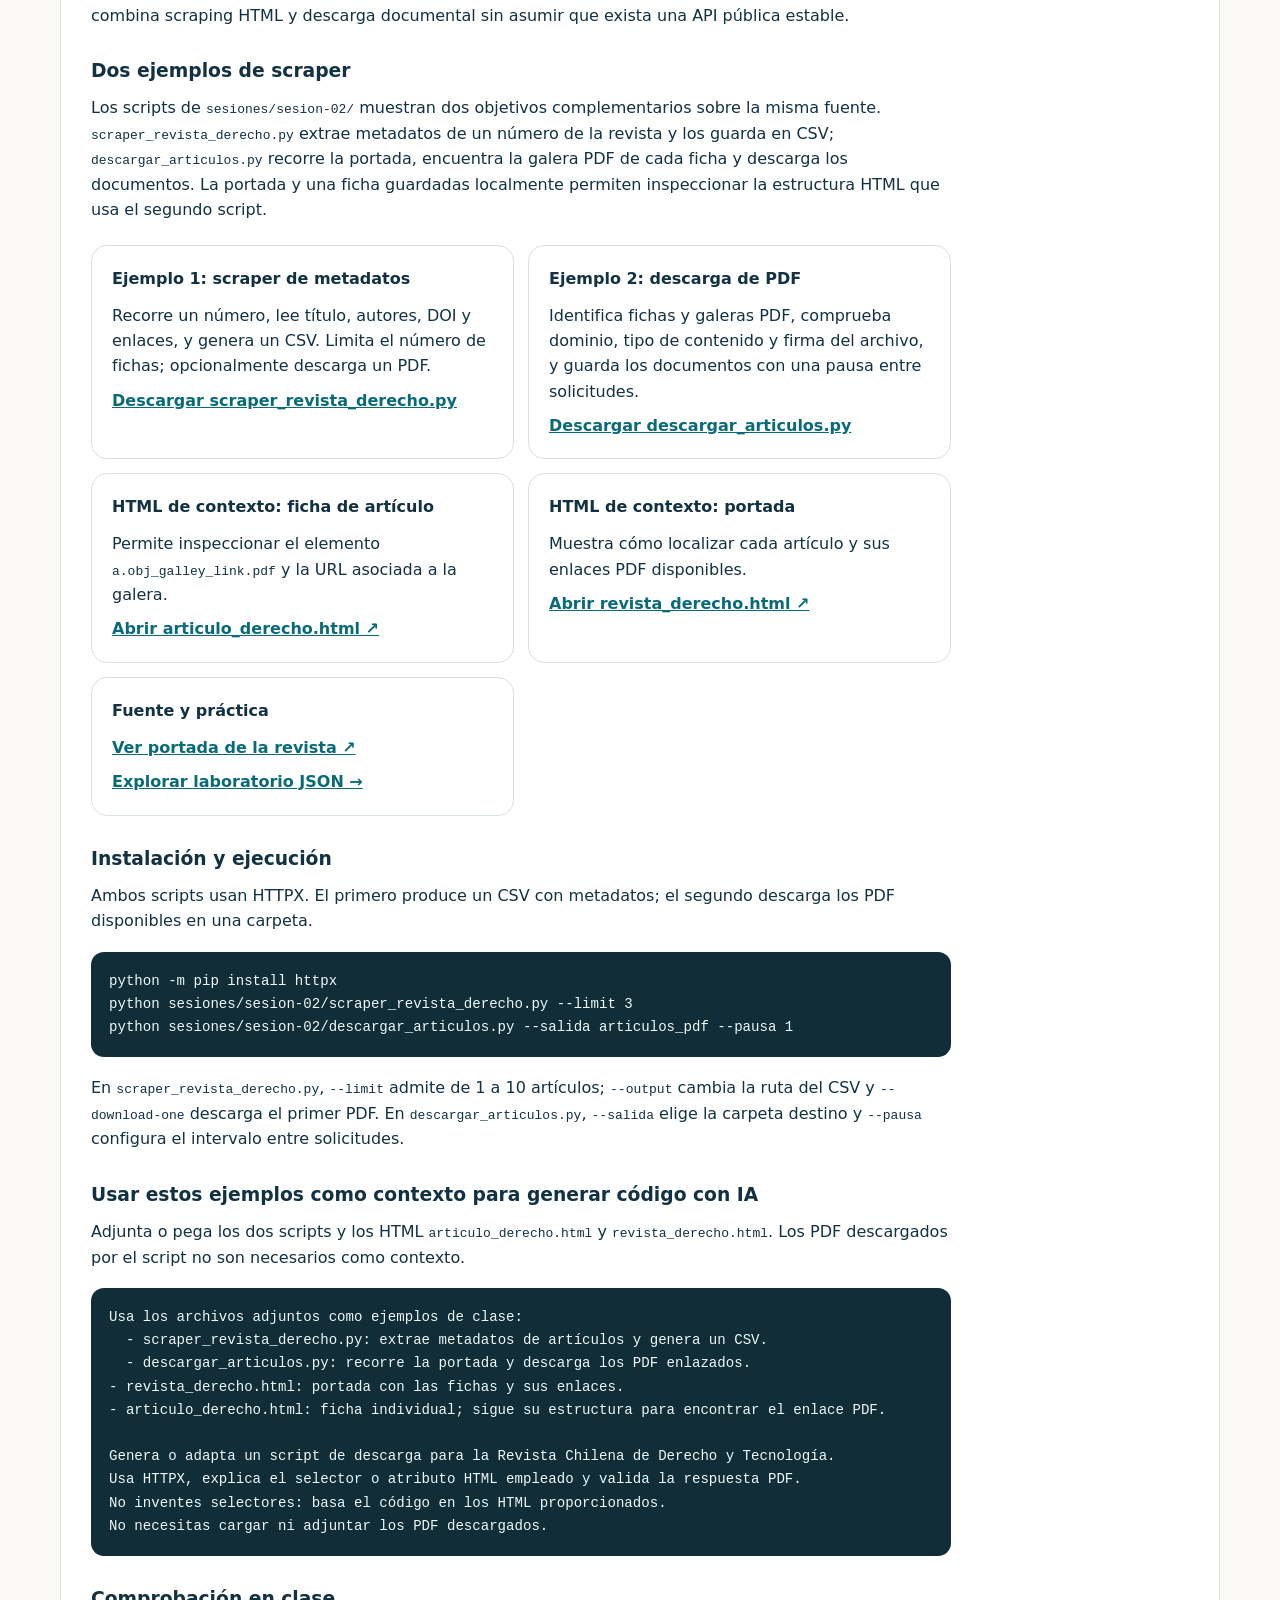
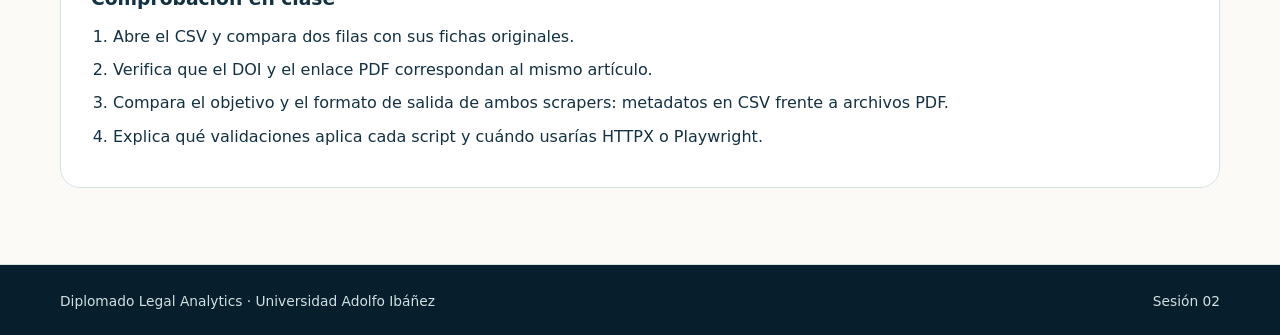
<file: sesiones/sesion-02.html>
<!doctype html>
<html lang="es">
<head>
  <meta charset="utf-8">
  <meta name="viewport" content="width=device-width,initial-scale=1">
  <meta name="theme-color" content="#071f2d">
  <meta name="description" content="Sesión 02: web scraping, riesgos jurídicos, HTTPX, APIs y un caso práctico con la Revista Chilena de Derecho y Tecnología.">
  <title>Sesión 02 · Web scraping y APIs</title>
  <link rel="stylesheet" href="../css/base.css">
  <link rel="stylesheet" href="../css/presentation.css">
  <link rel="stylesheet" href="../css/session.css">
</head>
<body>
<a class="skip-link" href="#contenido">Saltar al contenido</a>
<header class="site-header"><div class="container header-inner">
  <a class="brand" href="../index.html"><span class="brand-mark">E</span><span>Extracción de datos</span></a>
  <button class="menu-button" type="button" aria-expanded="false" aria-controls="main-nav" aria-label="Abrir menú">Menú</button>
  <nav class="main-nav" id="main-nav" aria-label="Navegación principal"><a href="../index.html">Inicio</a><a href="sesion-01/sesion-01.html">Sesión 01</a><a href="sesion-02.html" aria-current="page">Sesión 02</a><a href="../practica/codegen-lab.html">Laboratorio</a></nav>
</div></header>
<main id="contenido">
  <section class="page-hero"><div class="container">
    <div class="breadcrumb"><a href="../index.html">Programa</a><span>/</span><span>Sesión 02</span></div>
    <p class="eyebrow">De la interfaz a los datos</p>
    <h1 class="display">Web scraping y uso de APIs</h1>
    <p class="subtitle">Extraer información pública con HTTPX, reconocer servicios que alimentan páginas dinámicas y evaluar los límites jurídicos y técnicos de cada extracción.</p>
  </div></section>

  <section class="learning-path" id="ruta"><div class="container">
    <p>Al terminar, podrás distinguir automatización de extracción, leer respuestas HTML o JSON, localizar solicitudes en la pestaña Red y diseñar un scraper pequeño con límites explícitos.</p>
    <div class="path-grid path-grid-six">
      <a class="path-link" href="#conceptos"><strong>01</strong>Conceptos</a>
      <a class="path-link" href="#riesgos"><strong>02</strong>Riesgos</a>
      <a class="path-link" href="#jurisprudencia"><strong>03</strong>Jurisprudencia</a>
      <a class="path-link" href="#httpx"><strong>04</strong>HTTPX</a>
      <a class="path-link" href="#apis"><strong>05</strong>APIs</a>
      <a class="path-link" href="#revista"><strong>06</strong>Casos de Uso</a>
    </div>
  </div></section>

  <section id="conceptos" class="stage-details"><div class="container"><div class="step-box">
    <div class="step-header"><h2>01 · ¿Qué es web scraping?</h2><a class="button" href="#ruta">Volver a etapas ↑</a></div>
    <div class="step-content">
      <p>Es la obtención automatizada de información publicada en una web para convertirla en datos reutilizables: filas, campos, archivos o enlaces. Un scraper realiza solicitudes, interpreta respuestas y guarda resultados.</p>
      <div class="comparison-grid">
        <article><h3>Automatización web</h3><p>Reproduce acciones de una persona en una interfaz: abrir, hacer clic, completar y descargar. Playwright, visto en la sesión 01, sirve cuando la interacción del navegador importa.</p></article>
        <article><h3>Web scraping</h3><p>Se centra en extraer y estructurar información. Puede usar un navegador, pero si el servidor entrega HTML o JSON directamente, una solicitud HTTP suele bastar.</p></article>
      </div>
      <p>Ejemplo: pulsar «siguiente» en una revista es automatización; reunir título, autor, DOI y enlace de cada artículo en un CSV es scraping. Un proyecto puede combinar ambas técnicas.</p>
      <h3>Riesgos de uso</h3>
      <ul class="checklist">
        <li><strong>Disponibilidad:</strong> muchas solicitudes simultáneas pueden degradar el servicio.</li>
        <li><strong>Acceso:</strong> autenticación, barreras técnicas y permisos delimitan qué puede consultarse.</li>
        <li><strong>Datos personales:</strong> que una página sea visible no autoriza cualquier tratamiento posterior, especialmente el masivo.</li>
        <li><strong>Reutilización:</strong> revisar licencias, condiciones del sitio y derechos sobre obras y bases de datos.</li>
        <li><strong>Calidad:</strong> cambios de estructura, paginación y duplicados alteran resultados silenciosamente.</li>
      </ul>
    </div>
  </div></div></section>

  <section id="riesgos" class="stage-details"><div class="container"><div class="step-box">
    <div class="step-header"><h2>02 · Riesgos penales: Ley N° 21.459</h2><a class="button" href="#ruta">Volver a etapas ↑</a></div>
    <div class="step-content">
      <p>La técnica de extracción, por sí sola, no determina el delito. Hay que comprobar la conducta, el medio exigido por el tipo y los hechos del caso. Leemos los <a href="https://www.bcn.cl/leychile/navegar?idNorma=1177743&idVersion=2025-04-01&idParte=" target="_blank" rel="noopener noreferrer">artículos 1 y 2 en Ley Chile</a>.</p>
      <div class="table-scroll"><table class="lesson-table"><thead><tr><th>Norma</th><th>Elementos relevantes</th><th>Pregunta para un scraper</th></tr></thead><tbody>
        <tr><th>Art. 2 · Acceso ilícito</th><td> El que, sin autorización o excediendo la autorización que posea y superando barreras técnicas o medidas tecnológicas de seguridad, acceda a un sistema informático</td><td>¿Hubo una barrera técnica real que el programa superó? Una URL pública y la mera automatización no satisfacen por sí solas ese requisito.</td></tr>
        <tr><th>Art. 1 · Integridad del sistema</th><td>El que obstaculice o impida el normal funcionamiento, total o parcial, de un sistema informático, a través de la introducción, transmisión, daño, deterioro, alteración o supresión de los datos informáticos</td><td>¿Se probó una afectación del funcionamiento y el mecanismo típico? Una carga excesiva o un DoS puede plantear este análisis, pero el volumen de peticiones no basta por sí solo.</td></tr>
      </tbody></table></div>
      <div class="section-note"><strong>Distinción clave:</strong> páginas accesibles al público, condiciones de uso, límites de tasa y barreras técnicas son hechos distintos. El incumplimiento de una condición contractual no equivale automáticamente al artículo 2; tampoco toda ralentización configura el artículo 1.</div>
      <h3>¿Qué puede ser una barrera técnica?</h3>
      <div class="table-scroll"><table class="lesson-table"><thead><tr><th>Situación</th><th>Qué indica</th><th>Cómo plantear el análisis</th></tr></thead><tbody>
        <tr><th>Inicio de sesión y permisos</th><td>La aplicación exige cuenta, sesión válida o un rol específico para entrar a una zona.</td><td>Si el scraper entra sin permiso o supera el control de acceso, podría satisfacerse el elemento de barrera del artículo 2. La autorización y los demás hechos siguen siendo decisivos.</td></tr>
        <tr><th>CAPTCHA o desafío anti automatización</th><td>El sistema exige una comprobación adicional antes de servir el contenido o continuar.</td><td>Si se elude deliberadamente el control para acceder, puede ser relevante como superación de una medida técnica. Ante el desafío, detenerse y buscar una vía autorizada.</td></tr>
        <tr><th>Bloqueo del servidor: 403, 429 o bloqueo de IP</th><td>El servidor deniega o limita nuevas solicitudes. Un 429 suele indicar demasiadas peticiones en un período.</td><td>Es una señal para parar y revisar el permiso y el ritmo. Cambiar de IP, cuentas o rutas para continuar pese al bloqueo puede aportar evidencia de que se intentó superar una barrera; el código de estado, aislado, no resuelve el análisis penal.</td></tr>
        <tr><th><span class="code-inline">robots.txt</span> o condición de uso</th><td>Expresa instrucciones o reglas del sitio, pero no necesariamente impide técnicamente recibir la página.</td><td>Debe revisarse y respetarse como señal relevante para el uso responsable. Su existencia o infracción no demuestra por sí sola que se haya superado una medida tecnológica de seguridad.</td></tr>
      </tbody></table></div>
      <h3>Decisiones antes de ejecutar</h3>
      <ol class="checklist">
        <li>Confirmar que el contenido y la ruta son públicos y que no se eluden controles.</li>
        <li>Leer condiciones de uso, licencia y <span class="code-inline">robots.txt</span>; evaluar también reglas especiales según la fuente.</li>
        <li>Limitar páginas, frecuencia y descargas; detenerse ante 403, 429 o fallos repetidos.</li>
        <li>Minimizar datos personales y documentar propósito, origen y fecha de extracción.</li>
      </ol>
      <p>Para datos personales del sistema de tramitación electrónica del Poder Judicial existe además una regla específica: el <a href="https://www.bcn.cl/leychile/Navegar?idNorma=1085545" target="_blank" rel="noopener noreferrer">artículo 2 letra c de la Ley N° 20.886</a> prohíbe su tratamiento masivo sin autorización previa.</p>
    </div>
  </div></div></section>

  <section id="jurisprudencia" class="stage-details"><div class="container"><div class="step-box">
    <div class="step-header"><h2>03 · Jurisprudencia para discutir</h2><a class="button" href="#ruta">Volver a etapas ↑</a></div>
    <div class="step-content">
      <div class="case-grid">
        <article class="case-card"><p class="eyebrow">Chile · 2026</p><h3>In-House Company SpA / CAPJ</h3><p>La Corte de Apelaciones de Valparaíso rechazó un amparo económico frente a la negativa de autorizar uso masivo automatizado de datos judiciales. Aplicó la regla especial de la Ley N° 20.886 y consideró la protección de datos y el riesgo de colapso del servicio. La Corte Suprema confirmó el 29 de julio de 2026.</p><p><strong>Alcance:</strong> resuelve una acción constitucional sobre autorización de tratamiento masivo; no declara cometido un delito de la Ley N° 21.459 ni prohíbe todo scraping.</p><a href="https://www.prieto.cl/emails/alertas/CA-1494-2026.pdf" target="_blank" rel="noopener noreferrer">C.A. Valparaíso, rol 1494-2026 ↗</a><a href="https://www.prieto.cl/emails/alertas/CS-38680-2026.pdf" target="_blank" rel="noopener noreferrer">Corte Suprema, rol 38.680-2026 ↗</a></article>
      </div>
      <h3>Preguntas de discusión</h3>
      <ul class="checklist"><li>¿Qué cambia si la información exige iniciar sesión o sortear un bloqueo técnico?</li><li>¿Qué evidencia técnica permitiría analizar una afectación real de disponibilidad?</li></ul>
    </div>
  </div></div></section>

  <section id="httpx" class="stage-details"><div class="container"><div class="step-box">
    <div class="step-header"><h2>04 · HTTPX: solicitudes con Python</h2><a class="button" href="#ruta">Volver a etapas ↑</a></div>
    <div class="step-content">
      <p><a href="https://www.python-httpx.org/" target="_blank" rel="noopener noreferrer">HTTPX</a> ofrece una misma interfaz para HTML, JSON y descargas; clientes síncronos y asíncronos; límites de tiempo; y reutilización de conexiones mediante <span class="code-inline">Client</span>. Eso permite enseñar primero el flujo HTTP sencillo y ampliar después a servicios dinámicos. Para clics, JavaScript o estados complejos, sigue siendo útil Playwright.</p>
      <pre class="code">python -m pip install httpx</pre>
      <pre class="code">import httpx

url = "https://rchdt.uchile.cl/index.php/RCHDT/issue/current"
with httpx.Client(timeout=10, follow_redirects=True) as client:
    respuesta = client.get(url)
    respuesta.raise_for_status()
    print(respuesta.status_code, respuesta.url)
    print(respuesta.text[:300])</pre>
      <p><span class="code-inline">raise_for_status()</span> detecta errores HTTP; <span class="code-inline">follow_redirects=True</span> es explícito porque HTTPX no sigue redirecciones por defecto; <span class="code-inline">Client</span> reutiliza conexiones. Consulta la <a href="https://www.python-httpx.org/advanced/clients/" target="_blank" rel="noopener noreferrer">documentación de clientes</a> y la <a href="https://www.python-httpx.org/quickstart/" target="_blank" rel="noopener noreferrer">guía básica</a>.</p>
    </div>
  </div></div></section>

  <section id="apis" class="stage-details"><div class="container"><div class="step-box">
    <div class="step-header"><h2>05 · APIs visibles e internas</h2><a class="button" href="#ruta">Volver a etapas ↑</a></div>
    <div class="step-content">
      <p>Una API es una interfaz para pedir datos u operaciones a un sistema. En la web, la interfaz puede solicitar al servidor un documento HTML, un archivo o una respuesta JSON. «API interna» u «oculta» suele nombrar una ruta que usa la propia página sin documentación pública; <strong>que aparezca en la pestaña Red no implica permiso para usarla libremente</strong>.</p>
      <div class="flow-strip" aria-label="Flujo de una página dinámica"><span>Navegador</span><span aria-hidden="true">→</span><span>Solicitud HTTP</span><span aria-hidden="true">→</span><span>JSON o archivo</span><span aria-hidden="true">→</span><span>Interfaz</span></div>
      <h3>Cómo reconocer la fuente de datos</h3>
      <ol class="checklist">
        <li>Abre herramientas de desarrollador → <strong>Red / Network</strong>, filtra por <strong>Fetch/XHR</strong> y recarga.</li>
        <li>Activa un filtro de la página. Observa URL, método, parámetros, encabezados, estado y respuesta.</li>
        <li>Si la respuesta es JSON, identifica la lista y sus campos. Si es un documento, comprueba tipo MIME, tamaño y URL final.</li>
        <li>Reproduce solo solicitudes públicas permitidas, con parámetros necesarios y una frecuencia moderada. Evita copiar cookies, tokens o credenciales a scripts compartidos.</li>
      </ol>
      <p>En páginas dinámicas el HTML inicial puede contener solo un contenedor vacío; los datos aparecen tras una solicitud posterior. Para un JSON público, el patrón básico es:</p>
      <pre class="code">import httpx

with httpx.Client(timeout=10) as client:
    r = client.get("https://sitio.example/api/articulos", params={"pagina": 1})
    r.raise_for_status()
    datos = r.json()
    for articulo in datos["resultados"]:
        print(articulo["titulo"])</pre>
      <p>La URL anterior es un esquema didáctico, no un servicio real. Para practicar sin depender de un portal ajeno, abre el <a href="../practica/api-lab.html">laboratorio de API local</a> y observa su solicitud JSON en Red.</p>
    </div>
  </div></div></section>

  <section id="revista" class="stage-details"><div class="container"><div class="step-box">
    <div class="step-header"><h2>06 · Caso: Revista Chilena de Derecho y Tecnología</h2><a class="button" href="#ruta">Volver a etapas ↑</a></div>
    <div class="step-content">
      <p>Usamos la <a href="https://rchdt.uchile.cl/index.php/RCHDT/issue/current" target="_blank" rel="noopener noreferrer">revista de la Universidad de Chile</a>. Su número actual muestra enlaces a fichas de artículos; cada ficha entrega metadatos y acceso a PDF. La revista declara <a href="https://rchdt.uchile.cl/index.php/RCHDT/polpub" target="_blank" rel="noopener noreferrer">acceso libre a sus contenidos</a>. Este caso combina scraping HTML y descarga documental sin asumir que exista una API pública estable.</p>
      <h3>Dos ejemplos de scraper</h3>
      <p>Los scripts de <code>sesiones/sesion-02/</code> muestran dos objetivos complementarios sobre la misma fuente. <code>scraper_revista_derecho.py</code> extrae metadatos de un número de la revista y los guarda en CSV; <code>descargar_articulos.py</code> recorre la portada, encuentra la galera PDF de cada ficha y descarga los documentos. La portada y una ficha guardadas localmente permiten inspeccionar la estructura HTML que usa el segundo script.</p>
      <div class="resource-grid">
        <article class="resource-card"><strong>Ejemplo 1: scraper de metadatos</strong><span>Recorre un número, lee título, autores, DOI y enlaces, y genera un CSV. Limita el número de fichas; opcionalmente descarga un PDF.</span><a href="sesion-02/scraper_revista_derecho.py" download>Descargar scraper_revista_derecho.py</a></article>
        <article class="resource-card"><strong>Ejemplo 2: descarga de PDF</strong><span>Identifica fichas y galeras PDF, comprueba dominio, tipo de contenido y firma del archivo, y guarda los documentos con una pausa entre solicitudes.</span><a href="sesion-02/descargar_articulos.py" download>Descargar descargar_articulos.py</a></article>
        <article class="resource-card"><strong>HTML de contexto: ficha de artículo</strong><span>Permite inspeccionar el elemento <code>a.obj_galley_link.pdf</code> y la URL asociada a la galera.</span><a href="sesion-02/articulo_derecho.html" target="_blank" rel="noopener noreferrer">Abrir articulo_derecho.html ↗</a></article>
        <article class="resource-card"><strong>HTML de contexto: portada</strong><span>Muestra cómo localizar cada artículo y sus enlaces PDF disponibles.</span><a href="sesion-02/revista_derecho.html" target="_blank" rel="noopener noreferrer">Abrir revista_derecho.html ↗</a></article>
        <article class="resource-card"><strong>Fuente y práctica</strong><a href="https://rchdt.uchile.cl/index.php/RCHDT" target="_blank" rel="noopener noreferrer">Ver portada de la revista ↗</a><a href="../practica/api-lab.html">Explorar laboratorio JSON →</a></article>
      </div>
      <h3>Instalación y ejecución</h3>
      <p>Ambos scripts usan HTTPX. El primero produce un CSV con metadatos; el segundo descarga los PDF disponibles en una carpeta.</p>
      <pre class="code">python -m pip install httpx
python sesiones/sesion-02/scraper_revista_derecho.py --limit 3
python sesiones/sesion-02/descargar_articulos.py --salida articulos_pdf --pausa 1</pre>
      <p>En <code>scraper_revista_derecho.py</code>, <code>--limit</code> admite de 1 a 10 artículos; <code>--output</code> cambia la ruta del CSV y <code>--download-one</code> descarga el primer PDF. En <code>descargar_articulos.py</code>, <code>--salida</code> elige la carpeta destino y <code>--pausa</code> configura el intervalo entre solicitudes.</p>
      <h3>Usar estos ejemplos como contexto para generar código con IA</h3>
      <p>Adjunta o pega los dos scripts y los HTML <code>articulo_derecho.html</code> y <code>revista_derecho.html</code>. Los PDF descargados por el script no son necesarios como contexto.</p>
      <pre class="code">Usa los archivos adjuntos como ejemplos de clase:
  - scraper_revista_derecho.py: extrae metadatos de artículos y genera un CSV.
  - descargar_articulos.py: recorre la portada y descarga los PDF enlazados.
- revista_derecho.html: portada con las fichas y sus enlaces.
- articulo_derecho.html: ficha individual; sigue su estructura para encontrar el enlace PDF.

Genera o adapta un script de descarga para la Revista Chilena de Derecho y Tecnología.
Usa HTTPX, explica el selector o atributo HTML empleado y valida la respuesta PDF.
No inventes selectores: basa el código en los HTML proporcionados.
No necesitas cargar ni adjuntar los PDF descargados.</pre>
      <h3>Comprobación en clase</h3>
      <ol class="checklist"><li>Abre el CSV y compara dos filas con sus fichas originales.</li><li>Verifica que el DOI y el enlace PDF correspondan al mismo artículo.</li><li>Compara el objetivo y el formato de salida de ambos scrapers: metadatos en CSV frente a archivos PDF.</li><li>Explica qué validaciones aplica cada script y cuándo usarías HTTPX o Playwright.</li></ol>
    </div>
  </div></div></section>
</main>
<footer class="site-footer"><div class="container footer-inner"><span>Diplomado Legal Analytics · Universidad Adolfo Ibáñez</span><span>Sesión 02</span></div></footer>
<script src="../js/site.js"></script>
</body>
</html>
</file>
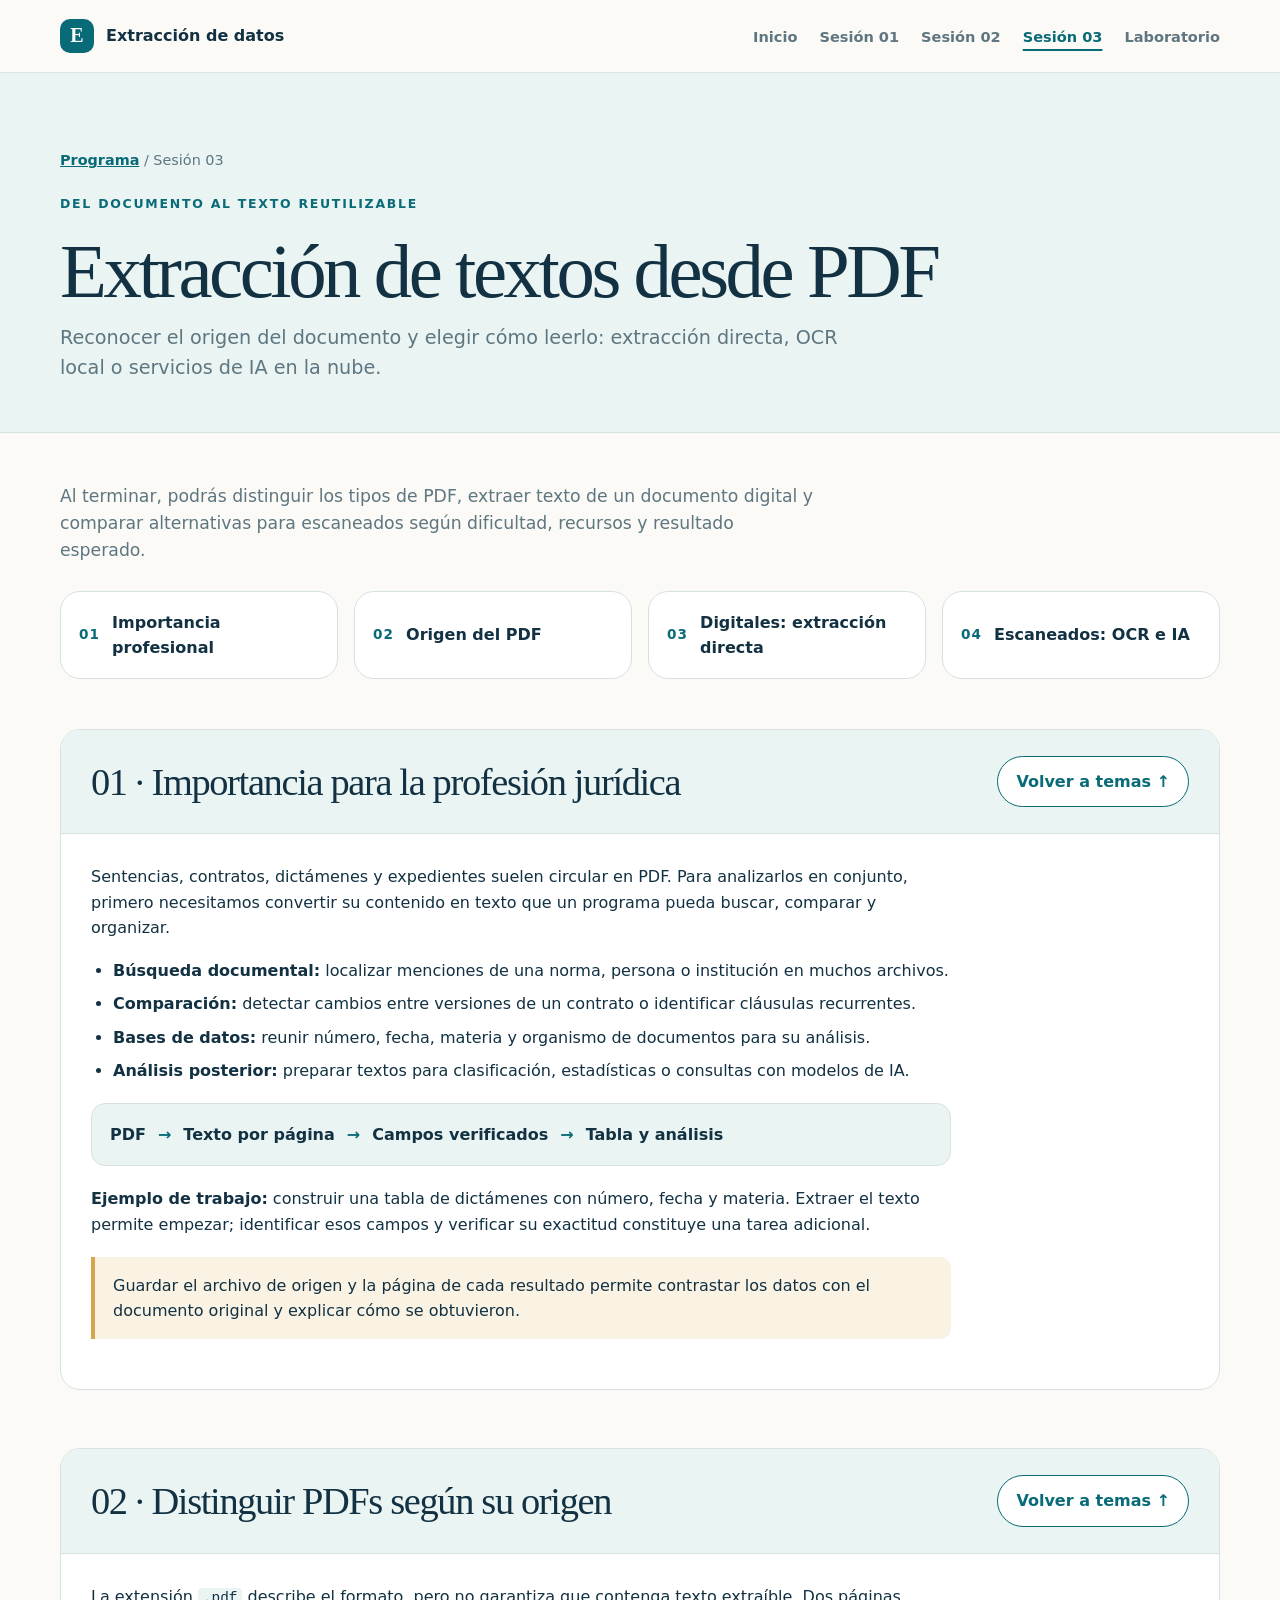
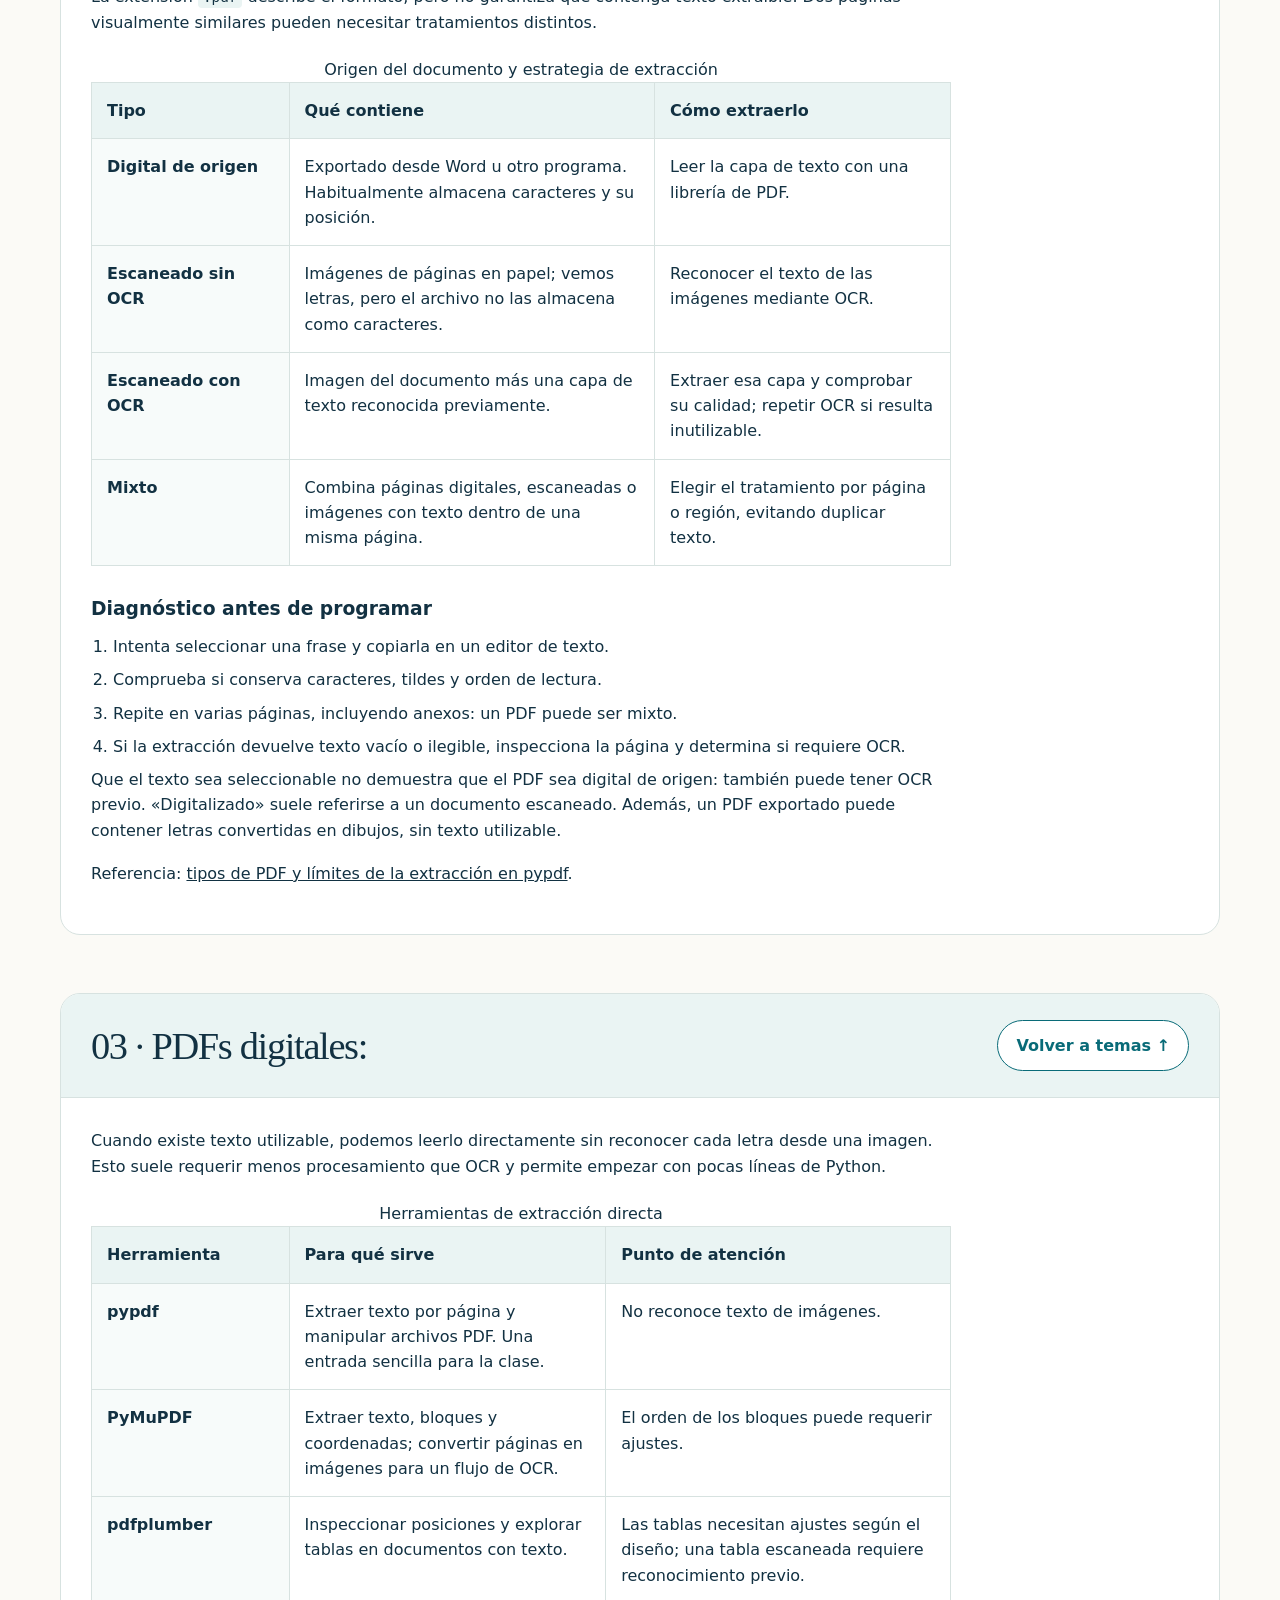
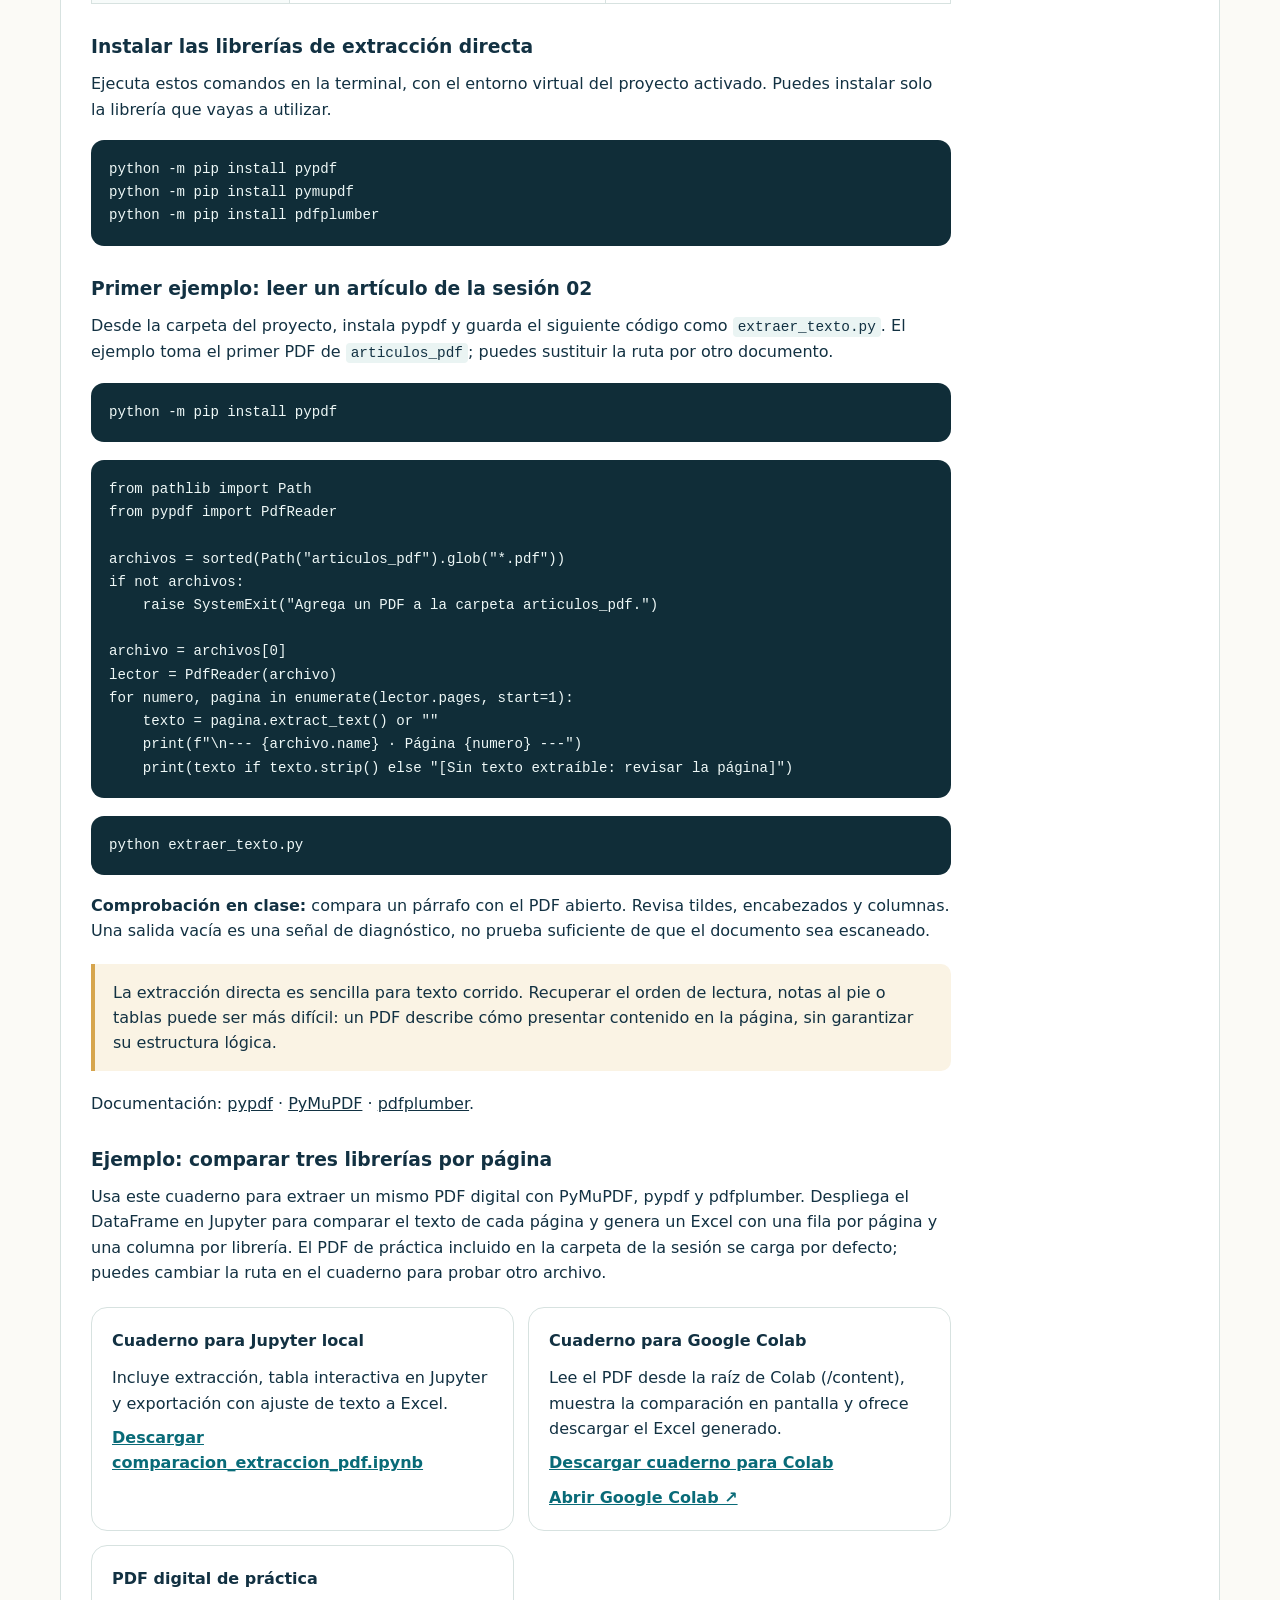
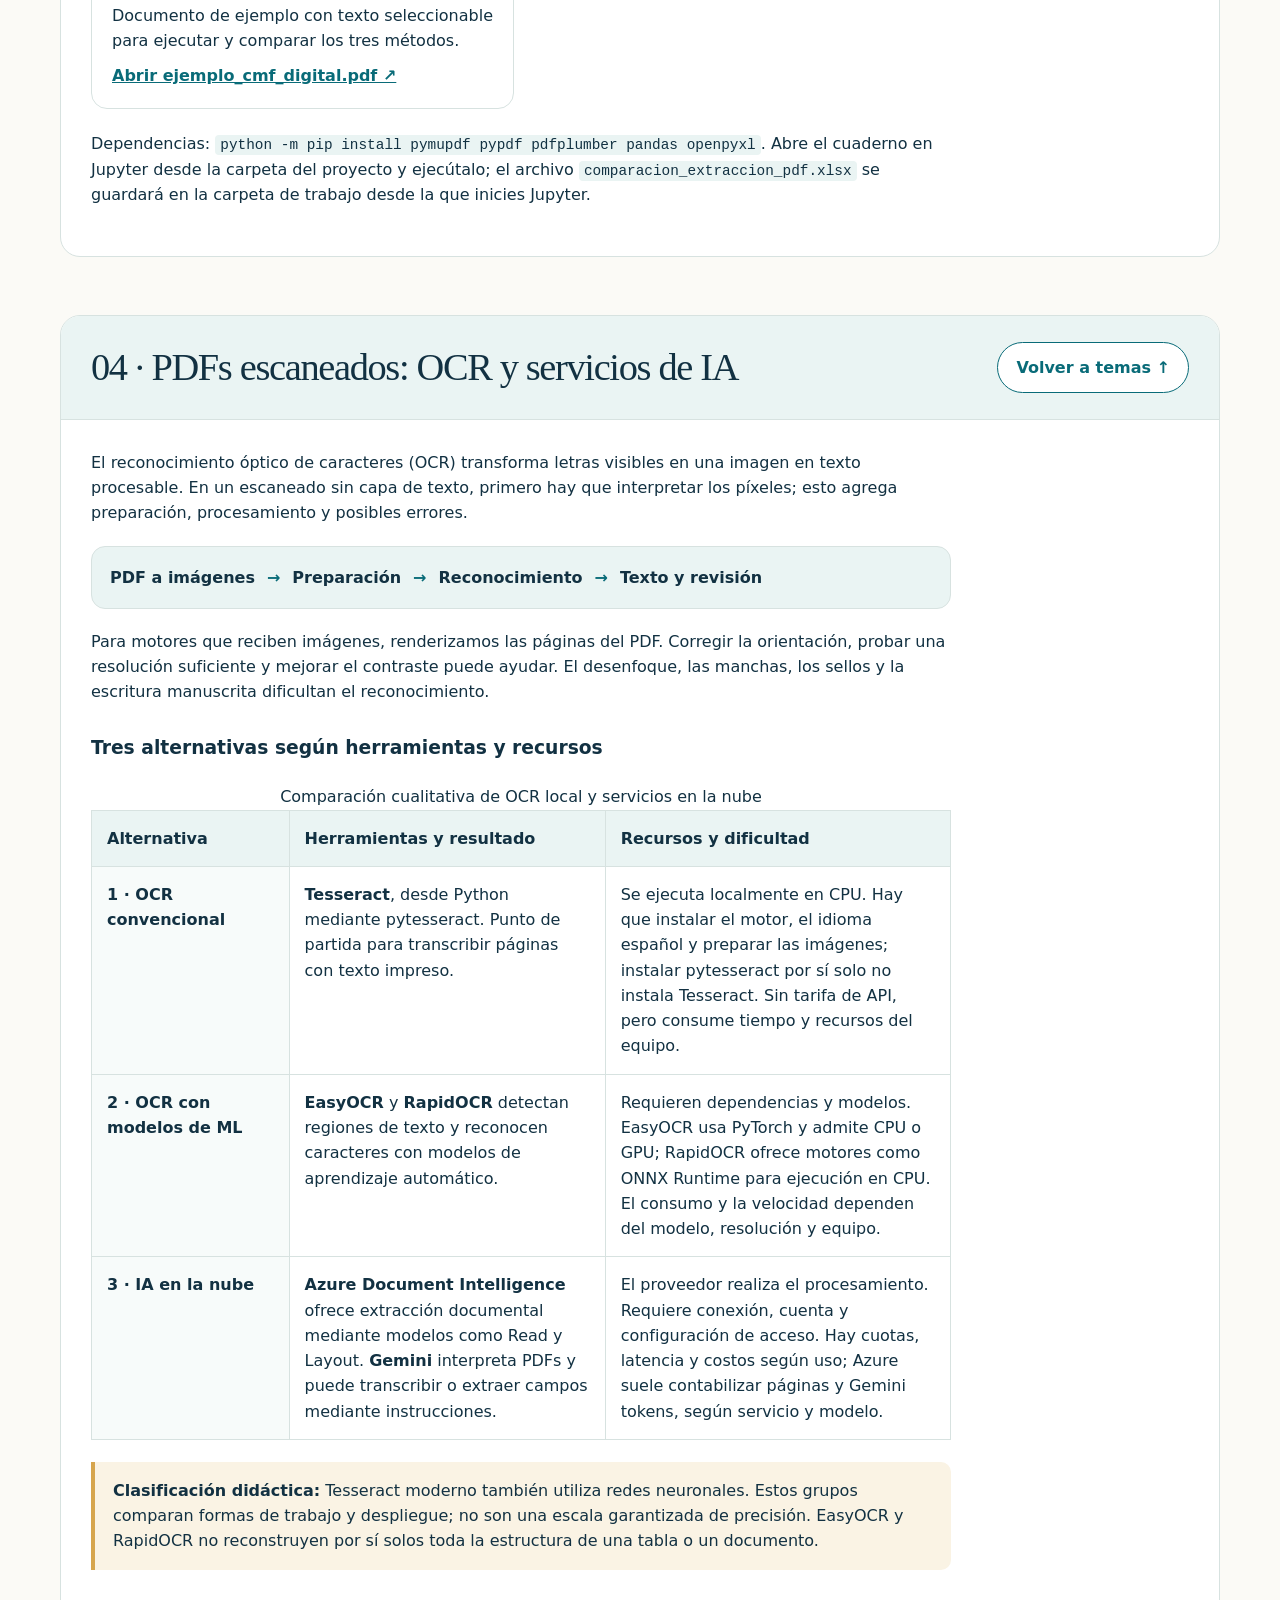
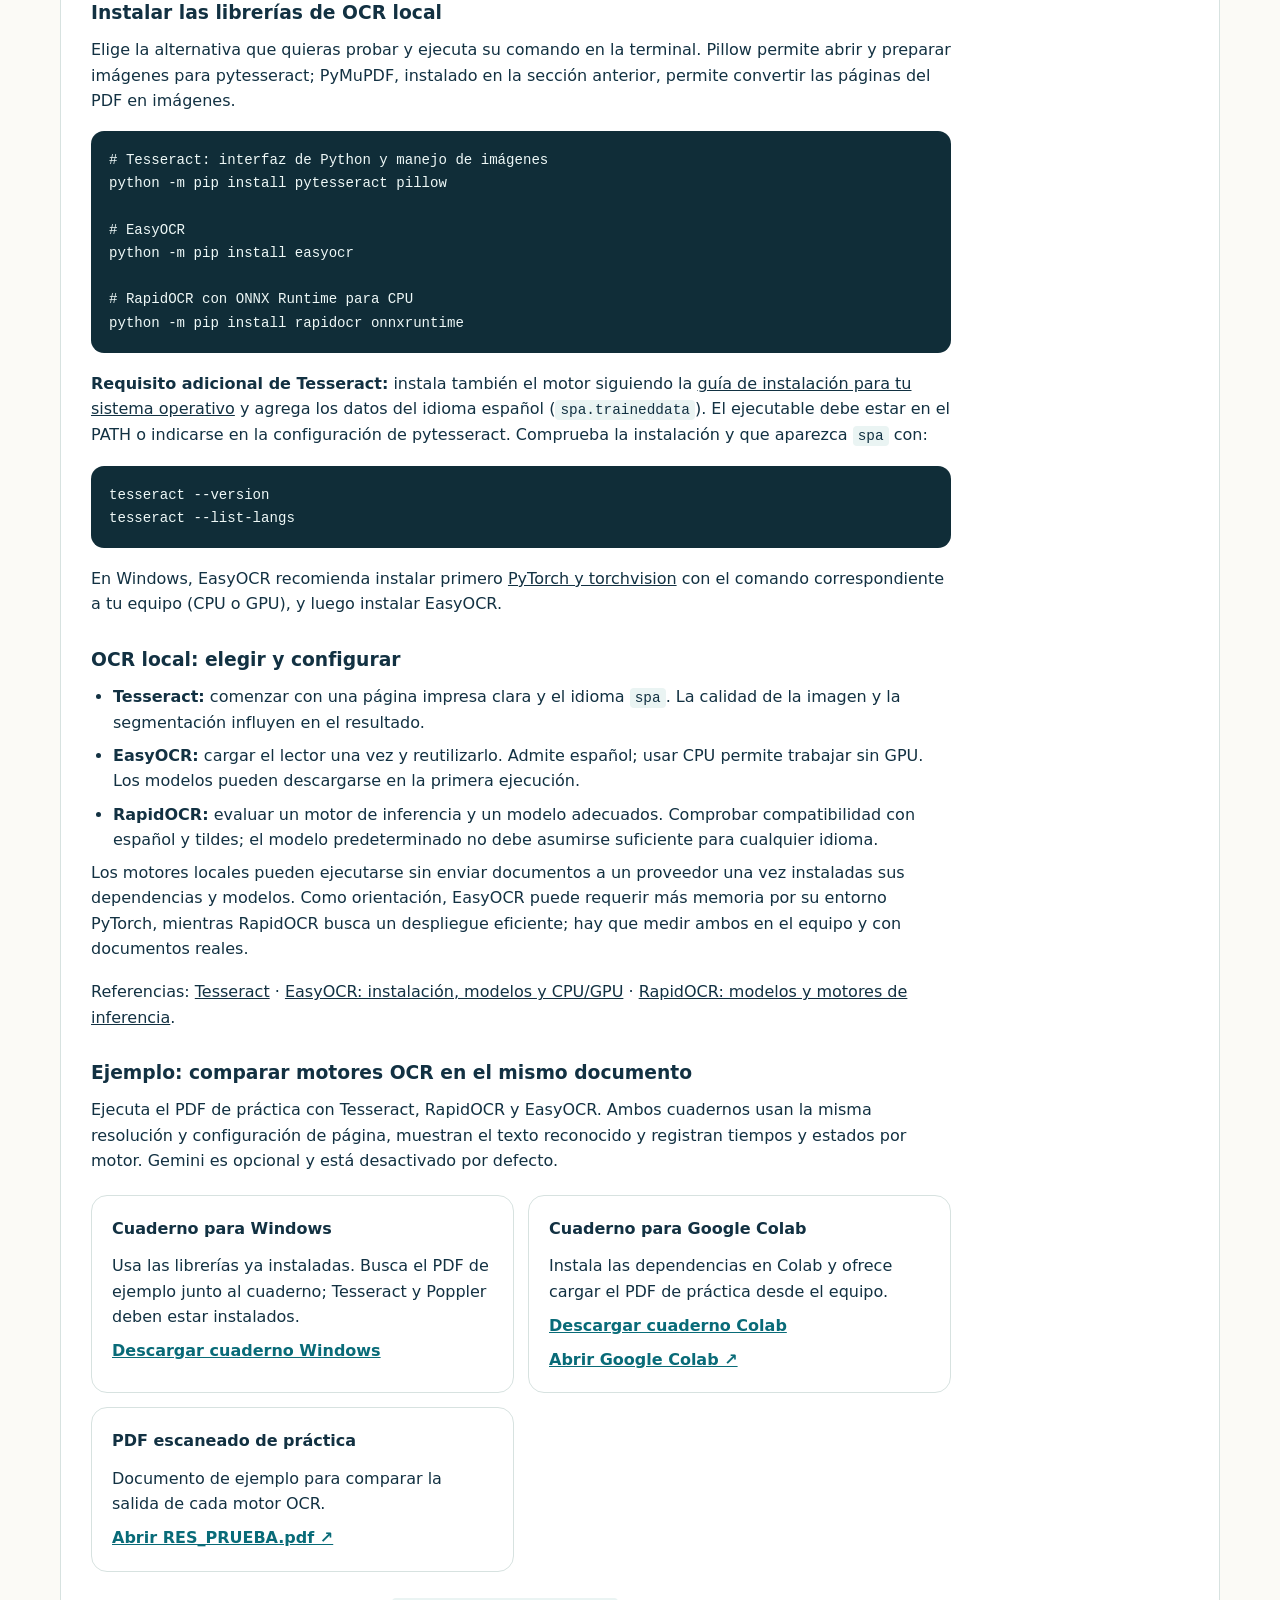
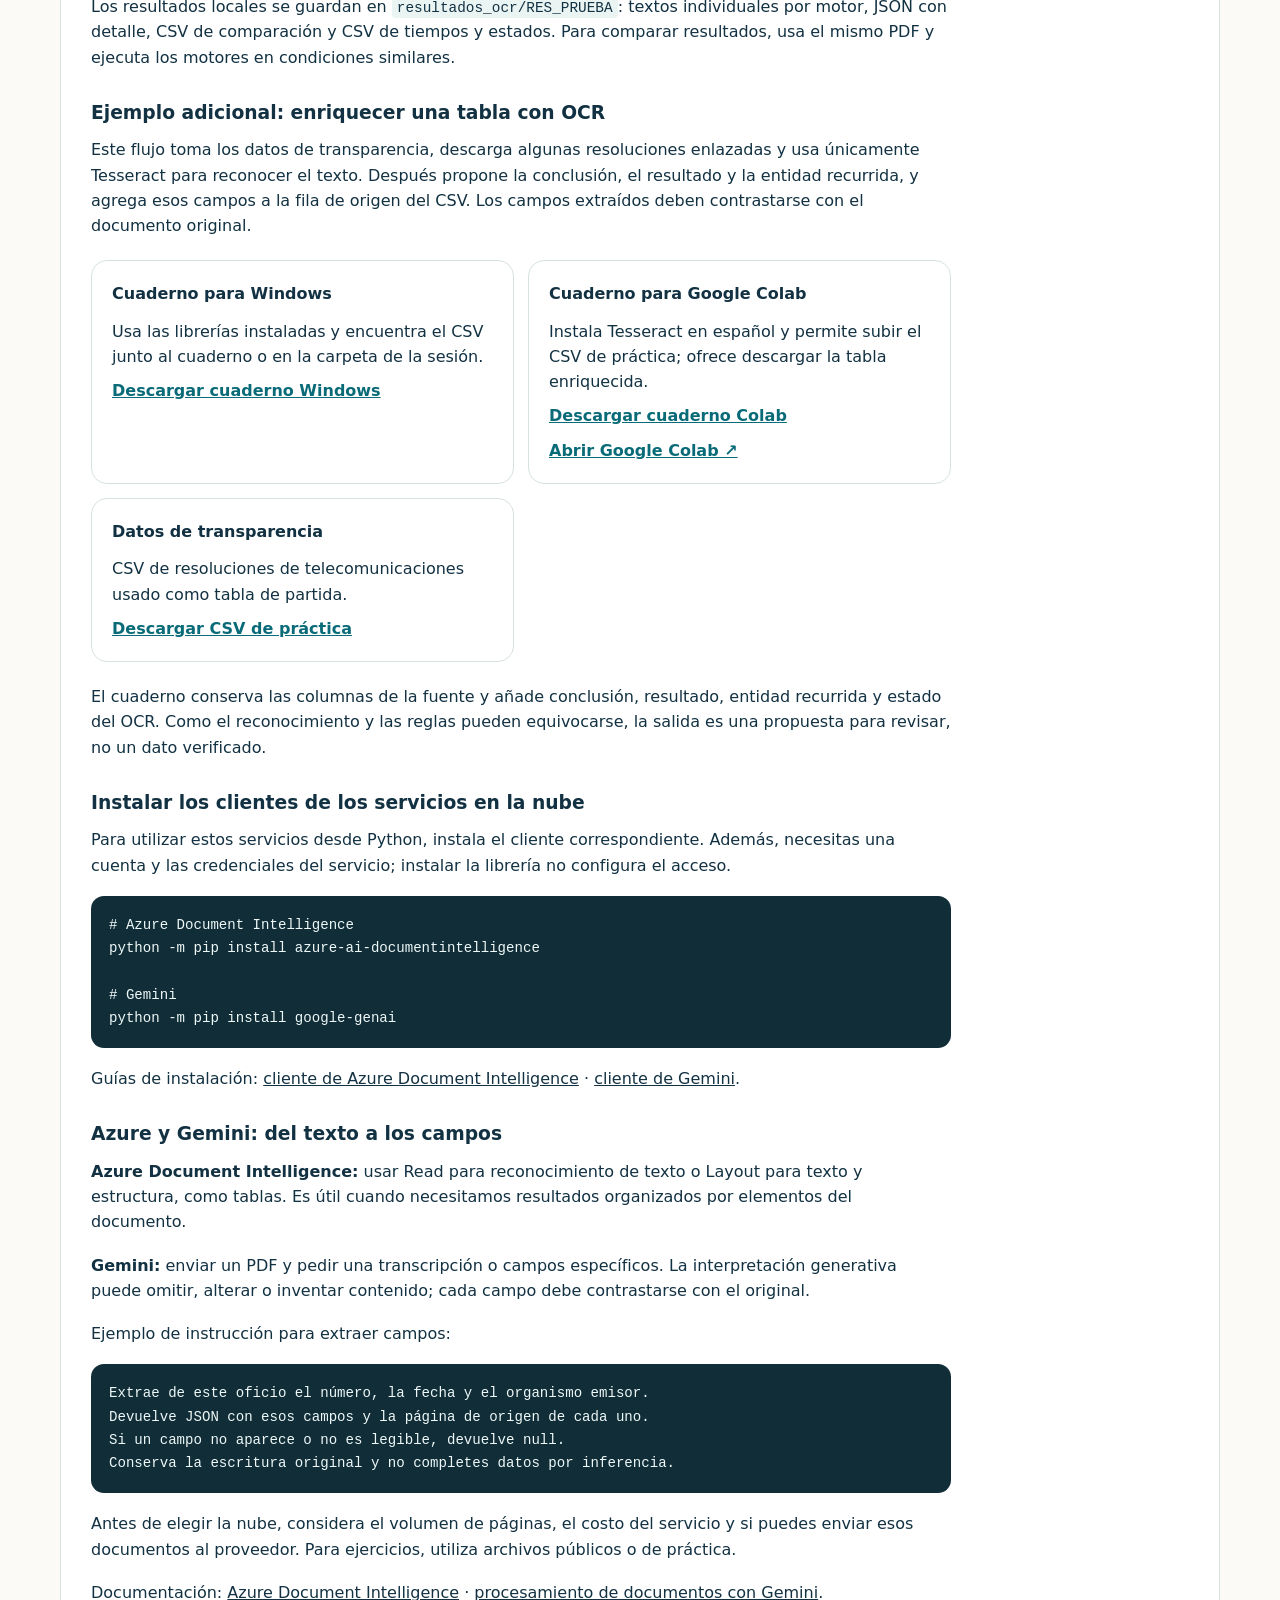
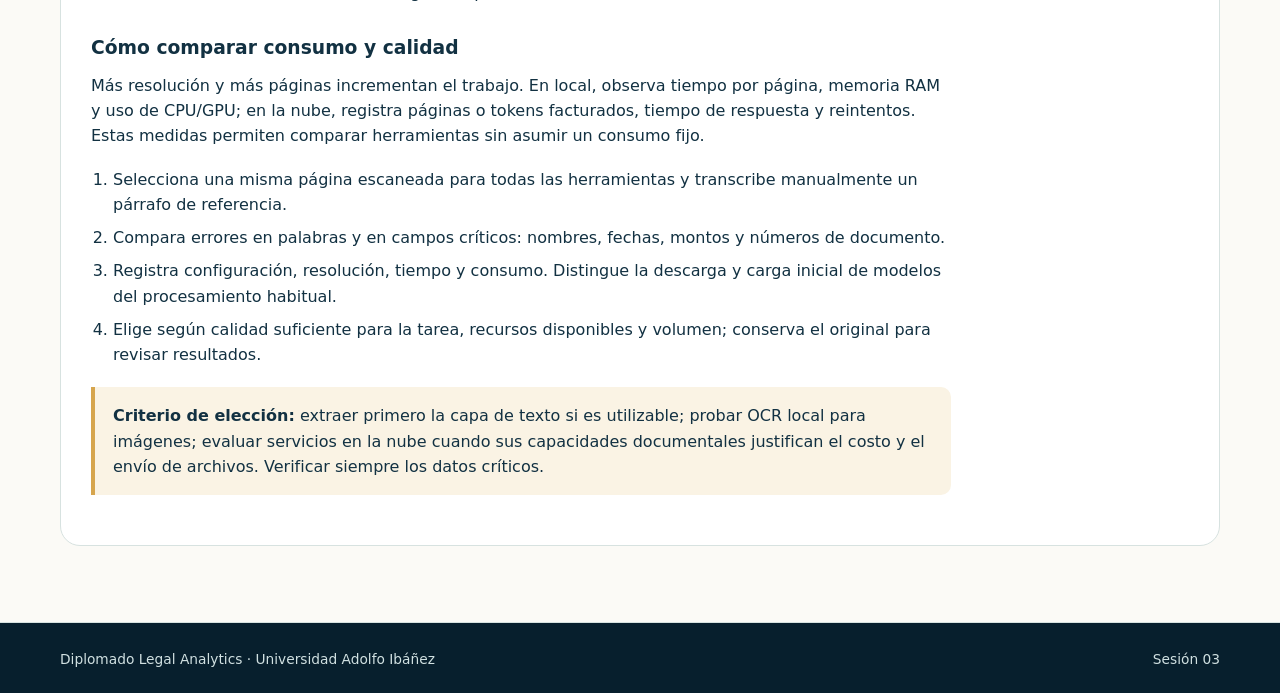
<file: sesiones/sesion-03.html>
<!doctype html>
<html lang="es">
<head>
  <meta charset="utf-8">
  <meta name="viewport" content="width=device-width,initial-scale=1">
  <meta name="theme-color" content="#071f2d">
  <meta name="description" content="Sesión 03: extracción de texto de PDFs digitales y escaneados, Tesseract, EasyOCR, RapidOCR y servicios de IA en la nube.">
  <title>Sesión 03 · Extracción de textos desde PDF</title>
  <link rel="stylesheet" href="../css/base.css">
  <link rel="stylesheet" href="../css/presentation.css">
  <link rel="stylesheet" href="../css/session.css">
</head>
<body>
<a class="skip-link" href="#contenido">Saltar al contenido</a>
<header class="site-header"><div class="container header-inner">
  <a class="brand" href="../index.html"><span class="brand-mark">E</span><span>Extracción de datos</span></a>
  <button class="menu-button" type="button" aria-expanded="false" aria-controls="main-nav" aria-label="Abrir menú">Menú</button>
  <nav class="main-nav" id="main-nav" aria-label="Navegación principal"><a href="../index.html">Inicio</a><a href="sesion-01/sesion-01.html">Sesión 01</a><a href="sesion-02.html">Sesión 02</a><a href="sesion-03.html" aria-current="page">Sesión 03</a><a href="../practica/codegen-lab.html">Laboratorio</a></nav>
</div></header>
<main id="contenido">
  <header class="page-hero"><div class="container">
    <p class="breadcrumb"><a href="../index.html">Programa</a> / Sesión 03</p>
    <p class="eyebrow">Del documento al texto reutilizable</p>
    <h1 class="display">Extracción de textos desde PDF</h1>
    <p class="subtitle">Reconocer el origen del documento y elegir cómo leerlo: extracción directa, OCR local o servicios de IA en la nube.</p>
  </div></header>
  <section class="learning-path" id="ruta"><div class="container">
    <p>Al terminar, podrás distinguir los tipos de PDF, extraer texto de un documento digital y comparar alternativas para escaneados según dificultad, recursos y resultado esperado.</p>
    <div class="path-grid">
      <a class="path-link" href="#importancia"><strong>01</strong>Importancia profesional</a>
      <a class="path-link" href="#tipos"><strong>02</strong>Origen del PDF</a>
      <a class="path-link" href="#librerias"><strong>03</strong>Digitales: extracción directa</a>
      <a class="path-link" href="#ocr"><strong>04</strong>Escaneados: OCR e IA</a>
    </div>
  </div></section>

  <section id="importancia" class="stage-details"><div class="container"><div class="step-box">
    <div class="step-header"><h2>01 · Importancia para la profesión jurídica</h2><a class="button" href="#ruta">Volver a temas ↑</a></div>
    <div class="step-content">
      <p>Sentencias, contratos, dictámenes y expedientes suelen circular en PDF. Para analizarlos en conjunto, primero necesitamos convertir su contenido en texto que un programa pueda buscar, comparar y organizar.</p>
      <ul class="checklist">
        <li><strong>Búsqueda documental:</strong> localizar menciones de una norma, persona o institución en muchos archivos.</li>
        <li><strong>Comparación:</strong> detectar cambios entre versiones de un contrato o identificar cláusulas recurrentes.</li>
        <li><strong>Bases de datos:</strong> reunir número, fecha, materia y organismo de documentos para su análisis.</li>
        <li><strong>Análisis posterior:</strong> preparar textos para clasificación, estadísticas o consultas con modelos de IA.</li>
      </ul>
      <div class="flow-strip" aria-label="Del documento al análisis"><span>PDF</span><span aria-hidden="true">→</span><span>Texto por página</span><span aria-hidden="true">→</span><span>Campos verificados</span><span aria-hidden="true">→</span><span>Tabla y análisis</span></div>
      <p><strong>Ejemplo de trabajo:</strong> construir una tabla de dictámenes con número, fecha y materia. Extraer el texto permite empezar; identificar esos campos y verificar su exactitud constituye una tarea adicional.</p>
      <div class="section-note">Guardar el archivo de origen y la página de cada resultado permite contrastar los datos con el documento original y explicar cómo se obtuvieron.</div>
    </div>
  </div></div></section>

  <section id="tipos" class="stage-details"><div class="container"><div class="step-box">
    <div class="step-header"><h2>02 · Distinguir PDFs según su origen</h2><a class="button" href="#ruta">Volver a temas ↑</a></div>
    <div class="step-content">
      <p>La extensión <span class="code-inline">.pdf</span> describe el formato, pero no garantiza que contenga texto extraíble. Dos páginas visualmente similares pueden necesitar tratamientos distintos.</p>
      <div class="table-scroll"><table class="lesson-table"><caption>Origen del documento y estrategia de extracción</caption><thead><tr><th scope="col">Tipo</th><th scope="col">Qué contiene</th><th scope="col">Cómo extraerlo</th></tr></thead><tbody>
        <tr><th scope="row">Digital de origen</th><td>Exportado desde Word u otro programa. Habitualmente almacena caracteres y su posición.</td><td>Leer la capa de texto con una librería de PDF.</td></tr>
        <tr><th scope="row">Escaneado sin OCR</th><td>Imágenes de páginas en papel; vemos letras, pero el archivo no las almacena como caracteres.</td><td>Reconocer el texto de las imágenes mediante OCR.</td></tr>
        <tr><th scope="row">Escaneado con OCR</th><td>Imagen del documento más una capa de texto reconocida previamente.</td><td>Extraer esa capa y comprobar su calidad; repetir OCR si resulta inutilizable.</td></tr>
        <tr><th scope="row">Mixto</th><td>Combina páginas digitales, escaneadas o imágenes con texto dentro de una misma página.</td><td>Elegir el tratamiento por página o región, evitando duplicar texto.</td></tr>
      </tbody></table></div>
      <h3>Diagnóstico antes de programar</h3>
      <ol class="checklist">
        <li>Intenta seleccionar una frase y copiarla en un editor de texto.</li>
        <li>Comprueba si conserva caracteres, tildes y orden de lectura.</li>
        <li>Repite en varias páginas, incluyendo anexos: un PDF puede ser mixto.</li>
        <li>Si la extracción devuelve texto vacío o ilegible, inspecciona la página y determina si requiere OCR.</li>
      </ol>
      <p>Que el texto sea seleccionable no demuestra que el PDF sea digital de origen: también puede tener OCR previo. «Digitalizado» suele referirse a un documento escaneado. Además, un PDF exportado puede contener letras convertidas en dibujos, sin texto utilizable.</p>
      <p>Referencia: <a href="https://pypdf.readthedocs.io/en/stable/user/extract-text.html" target="_blank" rel="noopener noreferrer">tipos de PDF y límites de la extracción en pypdf</a>.</p>
    </div>
  </div></div></section>

  <section id="librerias" class="stage-details"><div class="container"><div class="step-box">
    <div class="step-header"><h2>03 · PDFs digitales:</h2><a class="button" href="#ruta">Volver a temas ↑</a></div>
    <div class="step-content">
      <p>Cuando existe texto utilizable, podemos leerlo directamente sin reconocer cada letra desde una imagen. Esto suele requerir menos procesamiento que OCR y permite empezar con pocas líneas de Python.</p>
      <div class="table-scroll"><table class="lesson-table"><caption>Herramientas de extracción directa</caption><thead><tr><th scope="col">Herramienta</th><th scope="col">Para qué sirve</th><th scope="col">Punto de atención</th></tr></thead><tbody>
        <tr><th scope="row">pypdf</th><td>Extraer texto por página y manipular archivos PDF. Una entrada sencilla para la clase.</td><td>No reconoce texto de imágenes.</td></tr>
        <tr><th scope="row">PyMuPDF</th><td>Extraer texto, bloques y coordenadas; convertir páginas en imágenes para un flujo de OCR.</td><td>El orden de los bloques puede requerir ajustes.</td></tr>
        <tr><th scope="row">pdfplumber</th><td>Inspeccionar posiciones y explorar tablas en documentos con texto.</td><td>Las tablas necesitan ajustes según el diseño; una tabla escaneada requiere reconocimiento previo.</td></tr>
      </tbody></table></div>
      <h3>Instalar las librerías de extracción directa</h3>
      <p>Ejecuta estos comandos en la terminal, con el entorno virtual del proyecto activado. Puedes instalar solo la librería que vayas a utilizar.</p>
      <pre class="code"><code>python -m pip install pypdf
python -m pip install pymupdf
python -m pip install pdfplumber</code></pre>
      <h3>Primer ejemplo: leer un artículo de la sesión 02</h3>
      <p>Desde la carpeta del proyecto, instala pypdf y guarda el siguiente código como <span class="code-inline">extraer_texto.py</span>. El ejemplo toma el primer PDF de <span class="code-inline">articulos_pdf</span>; puedes sustituir la ruta por otro documento.</p>
      <pre class="code"><code>python -m pip install pypdf</code></pre>
      <pre class="code"><code>from pathlib import Path
from pypdf import PdfReader

archivos = sorted(Path("articulos_pdf").glob("*.pdf"))
if not archivos:
    raise SystemExit("Agrega un PDF a la carpeta articulos_pdf.")

archivo = archivos[0]
lector = PdfReader(archivo)
for numero, pagina in enumerate(lector.pages, start=1):
    texto = pagina.extract_text() or ""
    print(f"\n--- {archivo.name} · Página {numero} ---")
    print(texto if texto.strip() else "[Sin texto extraíble: revisar la página]")</code></pre>
      <pre class="code"><code>python extraer_texto.py</code></pre>
      <p><strong>Comprobación en clase:</strong> compara un párrafo con el PDF abierto. Revisa tildes, encabezados y columnas. Una salida vacía es una señal de diagnóstico, no prueba suficiente de que el documento sea escaneado.</p>
      <div class="section-note">La extracción directa es sencilla para texto corrido. Recuperar el orden de lectura, notas al pie o tablas puede ser más difícil: un PDF describe cómo presentar contenido en la página, sin garantizar su estructura lógica.</div>
      <p>Documentación: <a href="https://pypdf.readthedocs.io/en/stable/user/extract-text.html" target="_blank" rel="noopener noreferrer">pypdf</a> · <a href="https://pymupdf.readthedocs.io/en/latest/the-basics.html" target="_blank" rel="noopener noreferrer">PyMuPDF</a> · <a href="https://github.com/jsvine/pdfplumber" target="_blank" rel="noopener noreferrer">pdfplumber</a>.</p>
      <h3>Ejemplo: comparar tres librerías por página</h3>
      <p>Usa este cuaderno para extraer un mismo PDF digital con PyMuPDF, pypdf y pdfplumber. Despliega el DataFrame en Jupyter para comparar el texto de cada página y genera un Excel con una fila por página y una columna por librería. El PDF de práctica incluido en la carpeta de la sesión se carga por defecto; puedes cambiar la ruta en el cuaderno para probar otro archivo.</p>
      <div class="resource-grid">
        <article class="resource-card"><strong>Cuaderno para Jupyter local</strong><span>Incluye extracción, tabla interactiva en Jupyter y exportación con ajuste de texto a Excel.</span><a href="sesion-03/comparacion_extraccion_pdf.ipynb" download>Descargar comparacion_extraccion_pdf.ipynb</a></article>
        <article class="resource-card"><strong>Cuaderno para Google Colab</strong><span>Lee el PDF desde la raíz de Colab (/content), muestra la comparación en pantalla y ofrece descargar el Excel generado.</span><a href="sesion-03/comparacion_extraccion_pdf_colab.ipynb" download>Descargar cuaderno para Colab</a><a href="https://colab.research.google.com/" target="_blank" rel="noopener noreferrer">Abrir Google Colab ↗</a></article>
        <article class="resource-card"><strong>PDF digital de práctica</strong><span>Documento de ejemplo con texto seleccionable para ejecutar y comparar los tres métodos.</span><a href="sesion-03/ejemplo_cmf_digital.pdf" target="_blank" rel="noopener noreferrer">Abrir ejemplo_cmf_digital.pdf ↗</a></article>
      </div>
      <p>Dependencias: <span class="code-inline">python -m pip install pymupdf pypdf pdfplumber pandas openpyxl</span>. Abre el cuaderno en Jupyter desde la carpeta del proyecto y ejecútalo; el archivo <span class="code-inline">comparacion_extraccion_pdf.xlsx</span> se guardará en la carpeta de trabajo desde la que inicies Jupyter.</p>
    </div>
  </div></div></section>

  <section id="ocr" class="stage-details"><div class="container"><div class="step-box">
    <div class="step-header"><h2>04 · PDFs escaneados: OCR y servicios de IA</h2><a class="button" href="#ruta">Volver a temas ↑</a></div>
    <div class="step-content">
      <p>El reconocimiento óptico de caracteres (OCR) transforma letras visibles en una imagen en texto procesable. En un escaneado sin capa de texto, primero hay que interpretar los píxeles; esto agrega preparación, procesamiento y posibles errores.</p>
      <div class="flow-strip" aria-label="Proceso de OCR"><span>PDF a imágenes</span><span aria-hidden="true">→</span><span>Preparación</span><span aria-hidden="true">→</span><span>Reconocimiento</span><span aria-hidden="true">→</span><span>Texto y revisión</span></div>
      <p>Para motores que reciben imágenes, renderizamos las páginas del PDF. Corregir la orientación, probar una resolución suficiente y mejorar el contraste puede ayudar. El desenfoque, las manchas, los sellos y la escritura manuscrita dificultan el reconocimiento.</p>
      <h3 id="niveles">Tres alternativas según herramientas y recursos</h3>
      <div class="table-scroll"><table class="lesson-table"><caption>Comparación cualitativa de OCR local y servicios en la nube</caption><thead><tr><th scope="col">Alternativa</th><th scope="col">Herramientas y resultado</th><th scope="col">Recursos y dificultad</th></tr></thead><tbody>
        <tr><th scope="row">1 · OCR convencional</th><td><strong>Tesseract</strong>, desde Python mediante pytesseract. Punto de partida para transcribir páginas con texto impreso.</td><td>Se ejecuta localmente en CPU. Hay que instalar el motor, el idioma español y preparar las imágenes; instalar pytesseract por sí solo no instala Tesseract. Sin tarifa de API, pero consume tiempo y recursos del equipo.</td></tr>
        <tr><th scope="row">2 · OCR con modelos de ML</th><td><strong>EasyOCR</strong> y <strong>RapidOCR</strong> detectan regiones de texto y reconocen caracteres con modelos de aprendizaje automático.</td><td>Requieren dependencias y modelos. EasyOCR usa PyTorch y admite CPU o GPU; RapidOCR ofrece motores como ONNX Runtime para ejecución en CPU. El consumo y la velocidad dependen del modelo, resolución y equipo.</td></tr>
        <tr><th scope="row">3 · IA en la nube</th><td><strong>Azure Document Intelligence</strong> ofrece extracción documental mediante modelos como Read y Layout. <strong>Gemini</strong> interpreta PDFs y puede transcribir o extraer campos mediante instrucciones.</td><td>El proveedor realiza el procesamiento. Requiere conexión, cuenta y configuración de acceso. Hay cuotas, latencia y costos según uso; Azure suele contabilizar páginas y Gemini tokens, según servicio y modelo.</td></tr>
      </tbody></table></div>
      <div class="section-note"><strong>Clasificación didáctica:</strong> Tesseract moderno también utiliza redes neuronales. Estos grupos comparan formas de trabajo y despliegue; no son una escala garantizada de precisión. EasyOCR y RapidOCR no reconstruyen por sí solos toda la estructura de una tabla o un documento.</div>
      <h3>Instalar las librerías de OCR local</h3>
      <p>Elige la alternativa que quieras probar y ejecuta su comando en la terminal. Pillow permite abrir y preparar imágenes para pytesseract; PyMuPDF, instalado en la sección anterior, permite convertir las páginas del PDF en imágenes.</p>
      <pre class="code"><code># Tesseract: interfaz de Python y manejo de imágenes
python -m pip install pytesseract pillow

# EasyOCR
python -m pip install easyocr

# RapidOCR con ONNX Runtime para CPU
python -m pip install rapidocr onnxruntime</code></pre>
      <p><strong>Requisito adicional de Tesseract:</strong> instala también el motor siguiendo la <a href="https://tesseract-ocr.github.io/tessdoc/Installation.html" target="_blank" rel="noopener noreferrer">guía de instalación para tu sistema operativo</a> y agrega los datos del idioma español (<span class="code-inline">spa.traineddata</span>). El ejecutable debe estar en el PATH o indicarse en la configuración de pytesseract. Comprueba la instalación y que aparezca <span class="code-inline">spa</span> con:</p>
      <pre class="code"><code>tesseract --version
tesseract --list-langs</code></pre>
      <p>En Windows, EasyOCR recomienda instalar primero <a href="https://pytorch.org/get-started/locally/" target="_blank" rel="noopener noreferrer">PyTorch y torchvision</a> con el comando correspondiente a tu equipo (CPU o GPU), y luego instalar EasyOCR.</p>
      <h3>OCR local: elegir y configurar</h3>
      <ul class="checklist">
        <li><strong>Tesseract:</strong> comenzar con una página impresa clara y el idioma <span class="code-inline">spa</span>. La calidad de la imagen y la segmentación influyen en el resultado.</li>
        <li><strong>EasyOCR:</strong> cargar el lector una vez y reutilizarlo. Admite español; usar CPU permite trabajar sin GPU. Los modelos pueden descargarse en la primera ejecución.</li>
        <li><strong>RapidOCR:</strong> evaluar un motor de inferencia y un modelo adecuados. Comprobar compatibilidad con español y tildes; el modelo predeterminado no debe asumirse suficiente para cualquier idioma.</li>
      </ul>
      <p>Los motores locales pueden ejecutarse sin enviar documentos a un proveedor una vez instaladas sus dependencias y modelos. Como orientación, EasyOCR puede requerir más memoria por su entorno PyTorch, mientras RapidOCR busca un despliegue eficiente; hay que medir ambos en el equipo y con documentos reales.</p>
      <p>Referencias: <a href="https://tesseract-ocr.github.io/tessdoc/" target="_blank" rel="noopener noreferrer">Tesseract</a> · <a href="https://github.com/JaidedAI/EasyOCR" target="_blank" rel="noopener noreferrer">EasyOCR: instalación, modelos y CPU/GPU</a> · <a href="https://github.com/RapidAI/RapidOCR" target="_blank" rel="noopener noreferrer">RapidOCR: modelos y motores de inferencia</a>.</p>
      <h3>Ejemplo: comparar motores OCR en el mismo documento</h3>
      <p>Ejecuta el PDF de práctica con Tesseract, RapidOCR y EasyOCR. Ambos cuadernos usan la misma resolución y configuración de página, muestran el texto reconocido y registran tiempos y estados por motor. Gemini es opcional y está desactivado por defecto.</p>
      <div class="resource-grid">
        <article class="resource-card"><strong>Cuaderno para Windows</strong><span>Usa las librerías ya instaladas. Busca el PDF de ejemplo junto al cuaderno; Tesseract y Poppler deben estar instalados.</span><a href="sesion-03/comparacion_ocrs_windows.ipynb" download>Descargar cuaderno Windows</a></article>
        <article class="resource-card"><strong>Cuaderno para Google Colab</strong><span>Instala las dependencias en Colab y ofrece cargar el PDF de práctica desde el equipo.</span><a href="sesion-03/comparacion_ocrs_colab.ipynb" download>Descargar cuaderno Colab</a><a href="https://colab.research.google.com/" target="_blank" rel="noopener noreferrer">Abrir Google Colab ↗</a></article>
        <article class="resource-card"><strong>PDF escaneado de práctica</strong><span>Documento de ejemplo para comparar la salida de cada motor OCR.</span><a href="sesion-03/RES_PRUEBA.pdf" target="_blank" rel="noopener noreferrer">Abrir RES_PRUEBA.pdf ↗</a></article>
      </div>
      <p>Los resultados locales se guardan en <span class="code-inline">resultados_ocr/RES_PRUEBA</span>: textos individuales por motor, JSON con detalle, CSV de comparación y CSV de tiempos y estados. Para comparar resultados, usa el mismo PDF y ejecuta los motores en condiciones similares.</p>
      <h3>Ejemplo adicional: enriquecer una tabla con OCR</h3>
      <p>Este flujo toma los datos de transparencia, descarga algunas resoluciones enlazadas y usa únicamente Tesseract para reconocer el texto. Después propone la conclusión, el resultado y la entidad recurrida, y agrega esos campos a la fila de origen del CSV. Los campos extraídos deben contrastarse con el documento original.</p>
      <div class="resource-grid">
        <article class="resource-card"><strong>Cuaderno para Windows</strong><span>Usa las librerías instaladas y encuentra el CSV junto al cuaderno o en la carpeta de la sesión.</span><a href="sesion-03/transparencia_ocr_a_tabla_windows.ipynb" download>Descargar cuaderno Windows</a></article>
        <article class="resource-card"><strong>Cuaderno para Google Colab</strong><span>Instala Tesseract en español y permite subir el CSV de práctica; ofrece descargar la tabla enriquecida.</span><a href="sesion-03/transparencia_ocr_a_tabla_colab.ipynb" download>Descargar cuaderno Colab</a><a href="https://colab.research.google.com/" target="_blank" rel="noopener noreferrer">Abrir Google Colab ↗</a></article>
        <article class="resource-card"><strong>Datos de transparencia</strong><span>CSV de resoluciones de telecomunicaciones usado como tabla de partida.</span><a href="sesion-03/transparencia_telecom_dic_2024.csv" download>Descargar CSV de práctica</a></article>
      </div>
      <p>El cuaderno conserva las columnas de la fuente y añade conclusión, resultado, entidad recurrida y estado del OCR. Como el reconocimiento y las reglas pueden equivocarse, la salida es una propuesta para revisar, no un dato verificado.</p>
      <h3>Instalar los clientes de los servicios en la nube</h3>
      <p>Para utilizar estos servicios desde Python, instala el cliente correspondiente. Además, necesitas una cuenta y las credenciales del servicio; instalar la librería no configura el acceso.</p>
      <pre class="code"><code># Azure Document Intelligence
python -m pip install azure-ai-documentintelligence

# Gemini
python -m pip install google-genai</code></pre>
      <p>Guías de instalación: <a href="https://learn.microsoft.com/python/api/overview/azure/ai-documentintelligence-readme?view=azure-python" target="_blank" rel="noopener noreferrer">cliente de Azure Document Intelligence</a> · <a href="https://ai.google.dev/gemini-api/docs/libraries" target="_blank" rel="noopener noreferrer">cliente de Gemini</a>.</p>
      <h3>Azure y Gemini: del texto a los campos</h3>
      <p><strong>Azure Document Intelligence:</strong> usar Read para reconocimiento de texto o Layout para texto y estructura, como tablas. Es útil cuando necesitamos resultados organizados por elementos del documento.</p>
      <p><strong>Gemini:</strong> enviar un PDF y pedir una transcripción o campos específicos. La interpretación generativa puede omitir, alterar o inventar contenido; cada campo debe contrastarse con el original.</p>
      <p>Ejemplo de instrucción para extraer campos:</p>
      <pre class="code"><code>Extrae de este oficio el número, la fecha y el organismo emisor.
Devuelve JSON con esos campos y la página de origen de cada uno.
Si un campo no aparece o no es legible, devuelve null.
Conserva la escritura original y no completes datos por inferencia.</code></pre>
      <p>Antes de elegir la nube, considera el volumen de páginas, el costo del servicio y si puedes enviar esos documentos al proveedor. Para ejercicios, utiliza archivos públicos o de práctica.</p>
      <p>Documentación: <a href="https://learn.microsoft.com/en-us/azure/ai-services/document-intelligence/overview" target="_blank" rel="noopener noreferrer">Azure Document Intelligence</a> · <a href="https://ai.google.dev/gemini-api/docs/document-processing" target="_blank" rel="noopener noreferrer">procesamiento de documentos con Gemini</a>.</p>
      <h3>Cómo comparar consumo y calidad</h3>
      <p>Más resolución y más páginas incrementan el trabajo. En local, observa tiempo por página, memoria RAM y uso de CPU/GPU; en la nube, registra páginas o tokens facturados, tiempo de respuesta y reintentos. Estas medidas permiten comparar herramientas sin asumir un consumo fijo.</p>
      <ol class="checklist">
        <li>Selecciona una misma página escaneada para todas las herramientas y transcribe manualmente un párrafo de referencia.</li>
        <li>Compara errores en palabras y en campos críticos: nombres, fechas, montos y números de documento.</li>
        <li>Registra configuración, resolución, tiempo y consumo. Distingue la descarga y carga inicial de modelos del procesamiento habitual.</li>
        <li>Elige según calidad suficiente para la tarea, recursos disponibles y volumen; conserva el original para revisar resultados.</li>
      </ol>
      <div class="section-note"><strong>Criterio de elección:</strong> extraer primero la capa de texto si es utilizable; probar OCR local para imágenes; evaluar servicios en la nube cuando sus capacidades documentales justifican el costo y el envío de archivos. Verificar siempre los datos críticos.</div>
    </div>
  </div></div></section>
</main>
<footer class="site-footer"><div class="container footer-inner"><span>Diplomado Legal Analytics · Universidad Adolfo Ibáñez</span><span>Sesión 03</span></div></footer>
<script src="../js/site.js"></script>
</body>
</html>
</file>
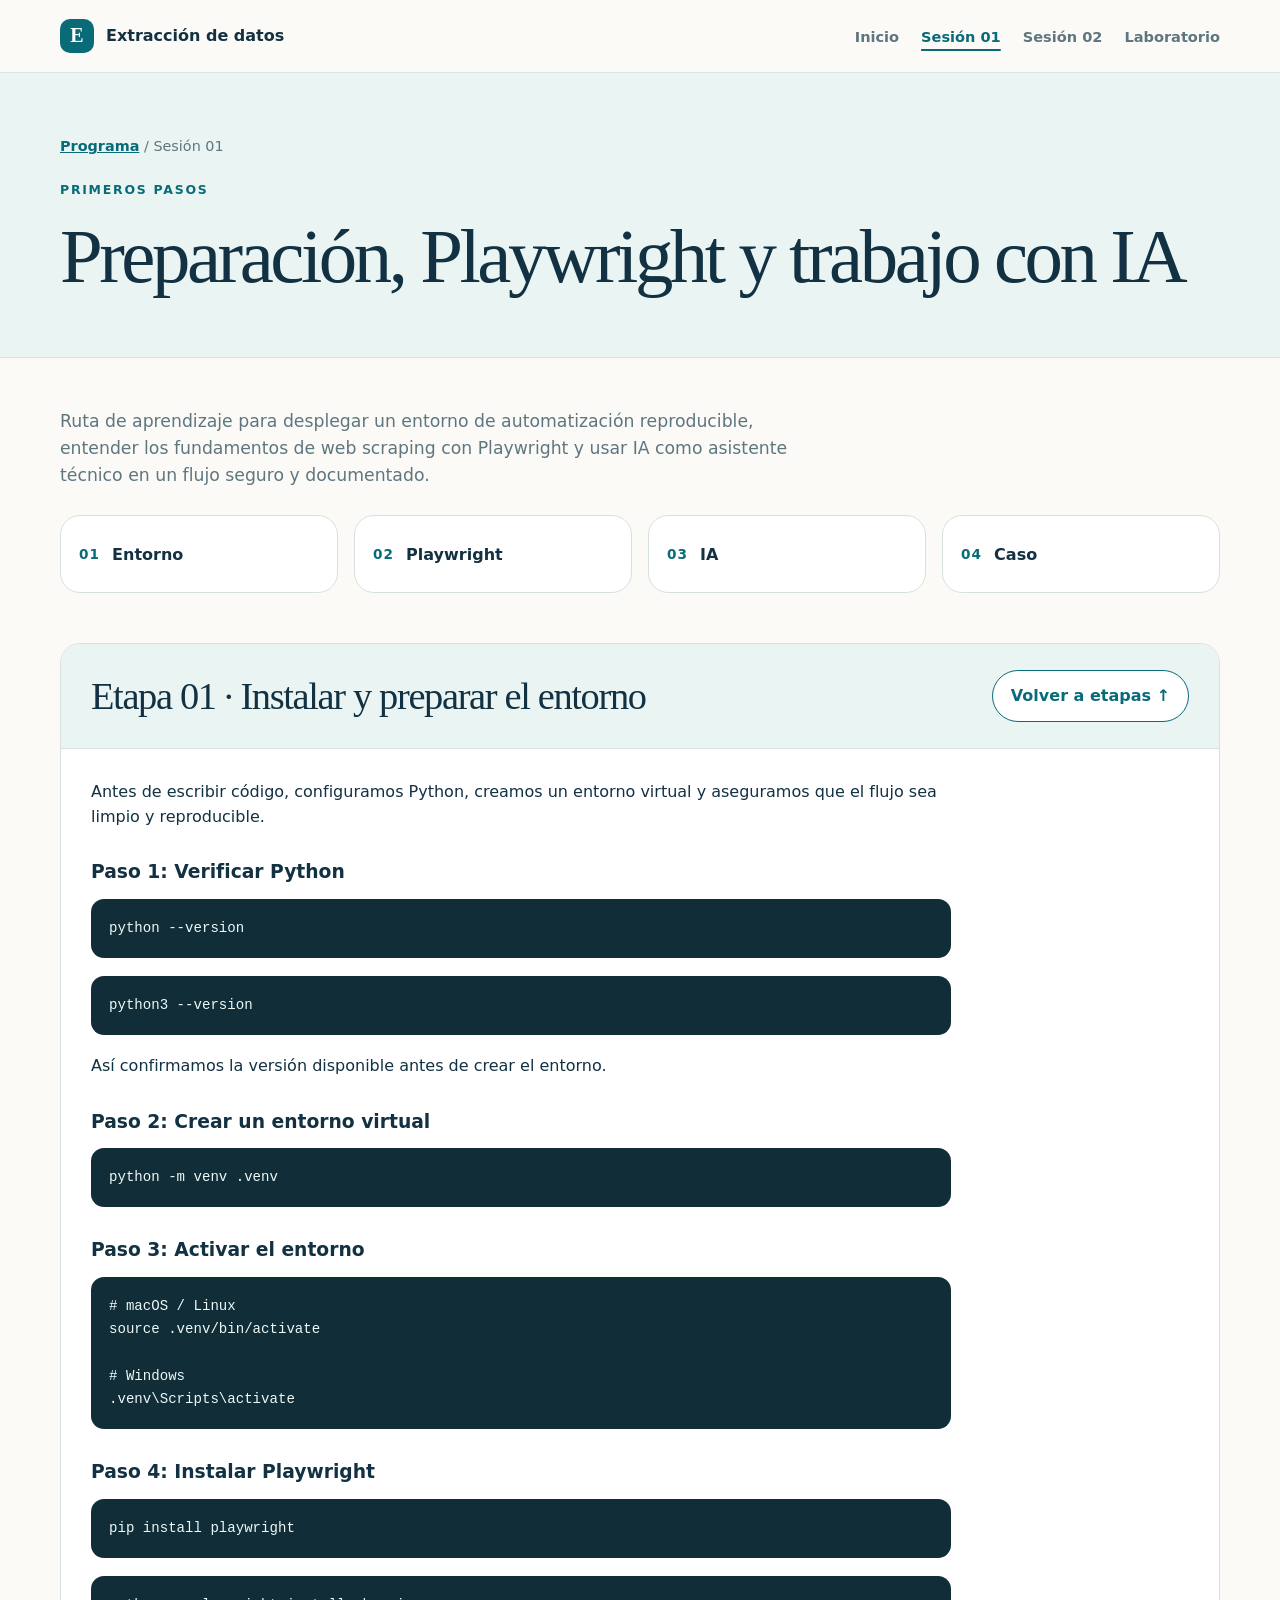
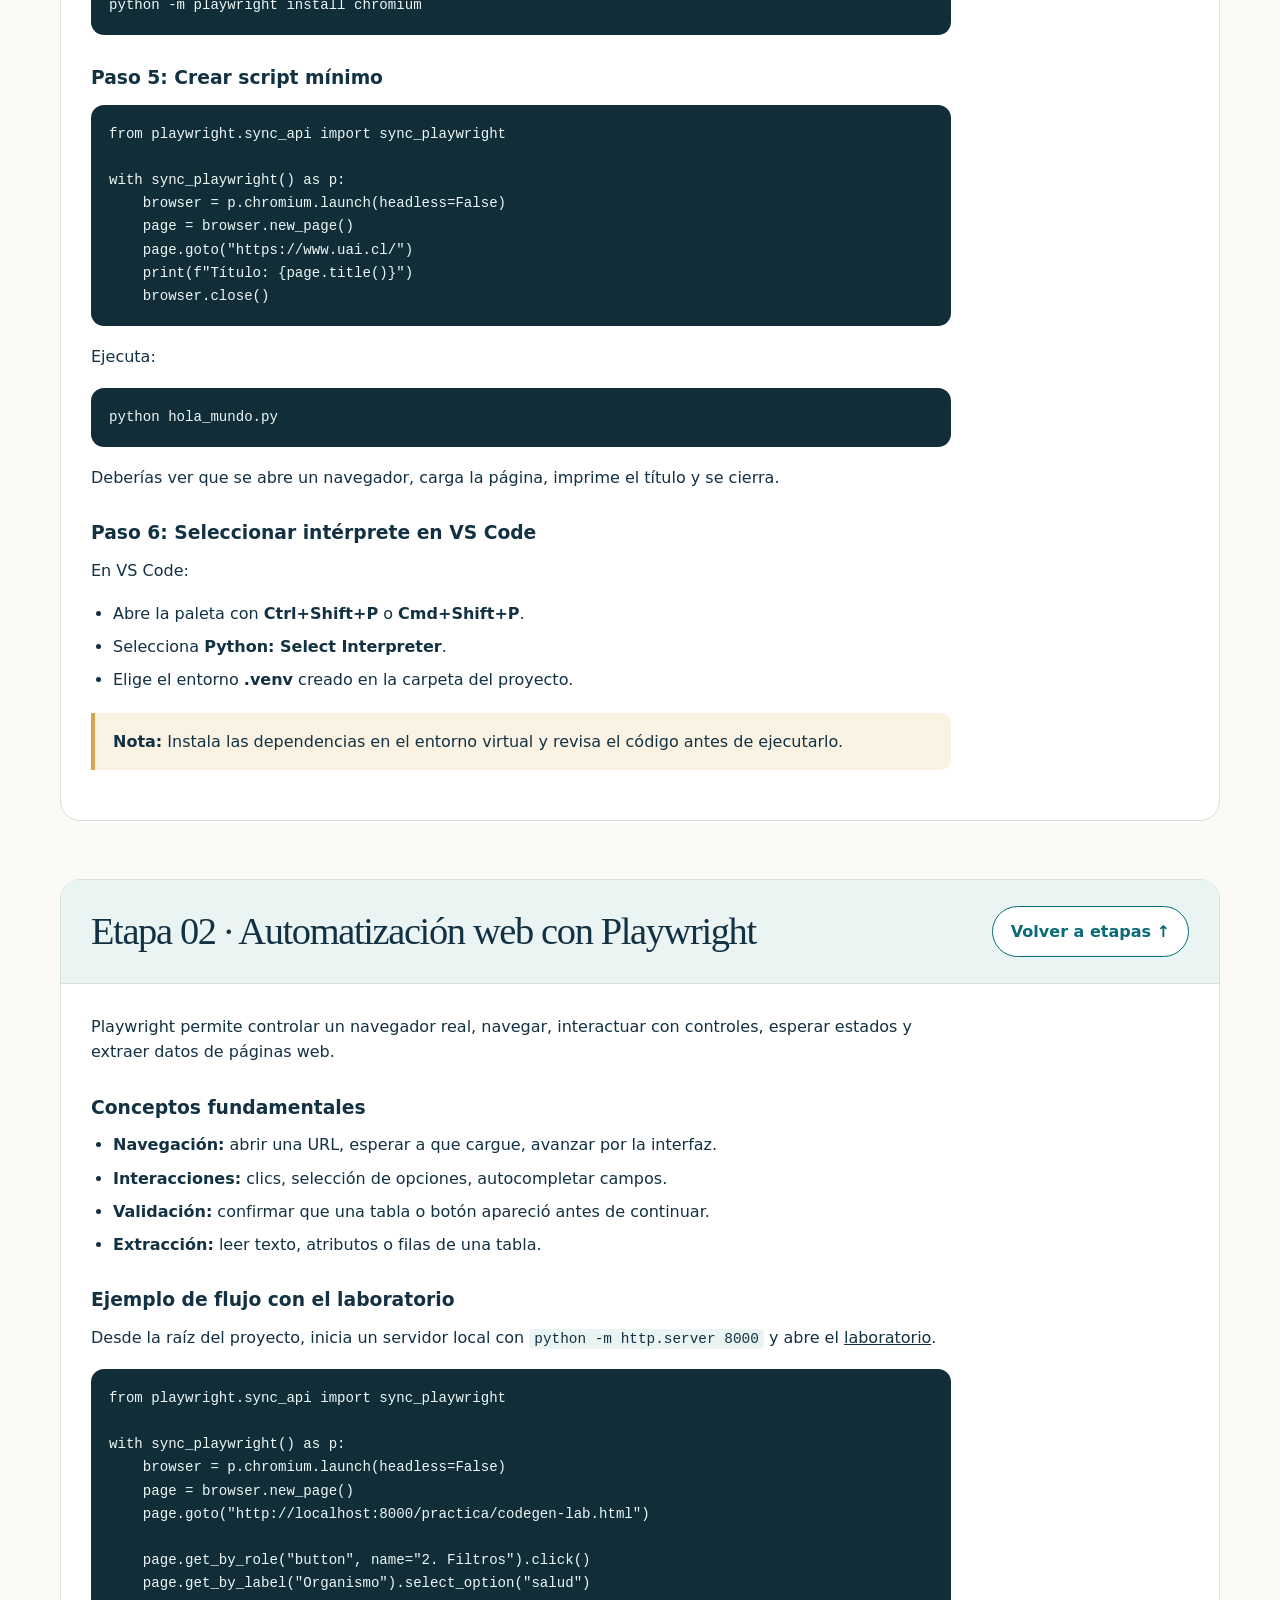
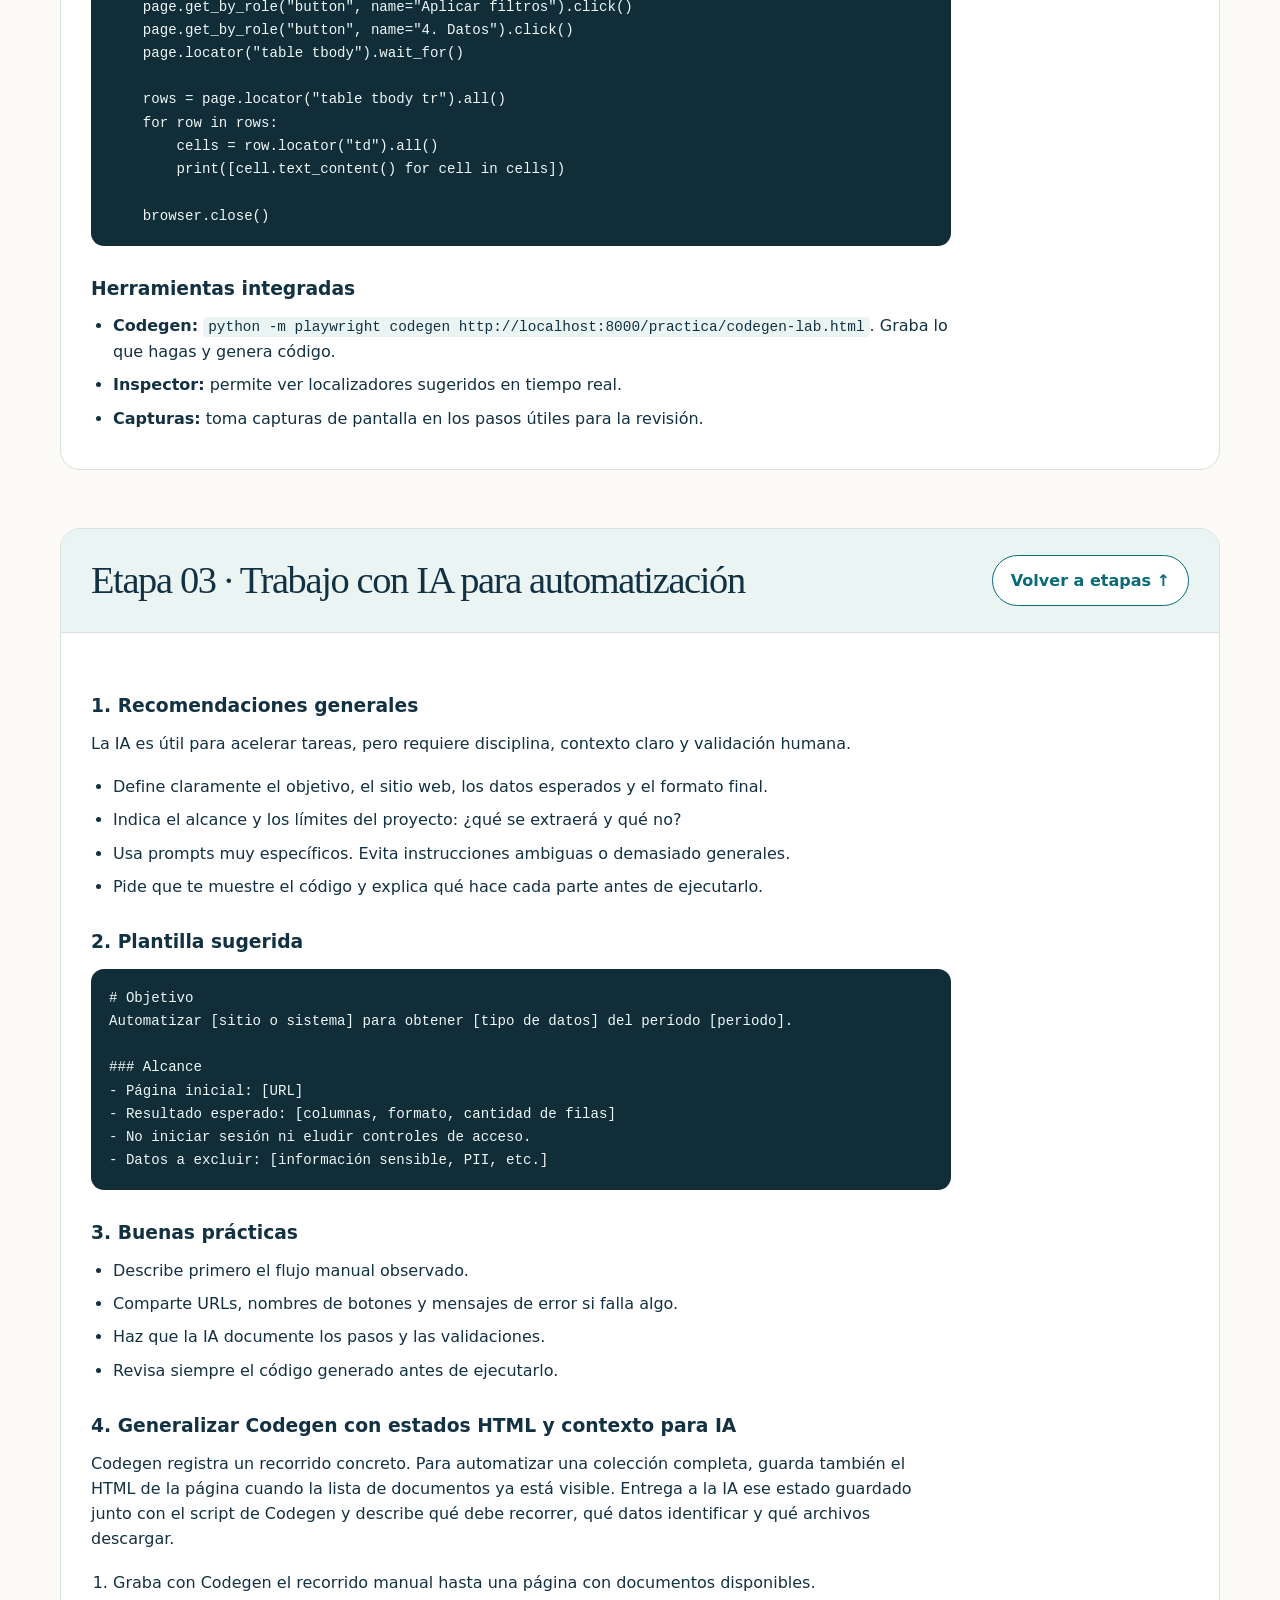
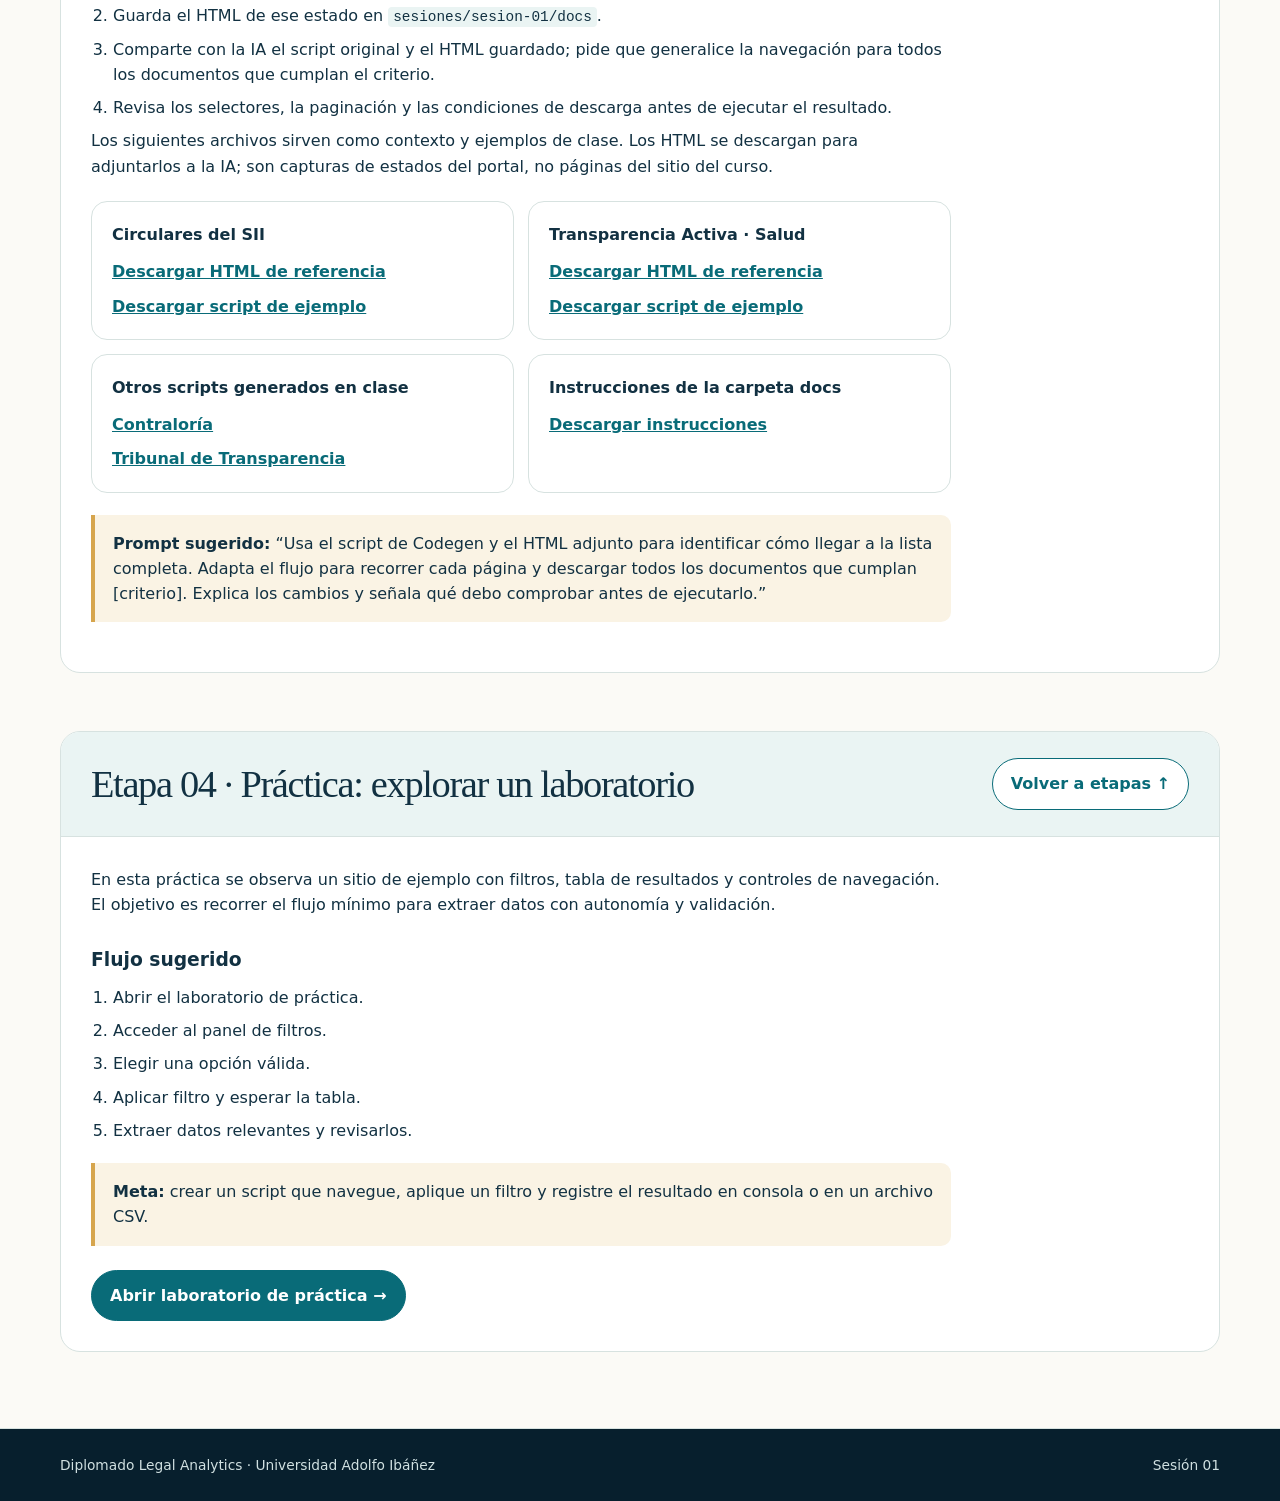
<file: sesiones/sesion-01/sesion-01.html>
<!doctype html>
<html lang="es">
  <head>
    <meta charset="utf-8" />
    <meta name="viewport" content="width=device-width, initial-scale=1" />
    <meta name="theme-color" content="#071f2d" />
    <title>Sesión 01 · Técnicas de extracción de datos</title>
    <link rel="stylesheet" href="../../css/base.css">
    <link rel="stylesheet" href="../../css/presentation.css">
    <link rel="stylesheet" href="../../css/session.css">
  </head>
  <body>
    <a class="skip-link" href="#contenido">Saltar al contenido</a>
    <header class="site-header"><div class="container header-inner">
      <a class="brand" href="../../index.html"><span class="brand-mark">E</span><span>Extracción de datos</span></a>
      <button class="menu-button" type="button" aria-expanded="false" aria-controls="main-nav" aria-label="Abrir menú">Menú</button>
      <nav class="main-nav" id="main-nav" aria-label="Navegación principal"><a href="../../index.html">Inicio</a><a href="sesion-01.html" aria-current="page">Sesión 01</a><a href="../sesion-02.html">Sesión 02</a><a href="../../practica/codegen-lab.html">Laboratorio</a></nav>
    </div></header>

    <main id="contenido">
      <section class="page-hero">
        <div class="container">
          <div class="breadcrumb">
            <a href="../../index.html">Programa</a>
            <span>/</span>
            <span>Sesión 01</span>
          </div>
          <p class="eyebrow">Primeros pasos</p>
          <h1 class="display">Preparación, Playwright y trabajo con IA</h1>
        </div>
      </section>

      <section class="learning-path" id="ruta">
        <div class="container">
          <p>Ruta de aprendizaje para desplegar un entorno de automatización reproducible, entender los fundamentos de web scraping con Playwright y usar IA como asistente técnico en un flujo seguro y documentado.</p>
          <div class="path-grid">
            <a class="path-link" href="#etapa-entorno"><strong>01</strong>Entorno</a>
            <a class="path-link" href="#etapa-playwright"><strong>02</strong>Playwright</a>
            <a class="path-link" href="#etapa-ia"><strong>03</strong>IA</a>
            <a class="path-link" href="#etapa-caso"><strong>04</strong>Caso</a>
          </div>
        </div>
      </section>

      <section id="etapa-entorno" class="stage-details">
        <div class="container">
          <div class="step-box">
            <div class="step-header">
              <h2>Etapa 01 · Instalar y preparar el entorno</h2>
              <a class="button" href="#ruta">Volver a etapas ↑</a>
            </div>
            <div class="step-content">
              <p>Antes de escribir código, configuramos Python, creamos un entorno virtual y aseguramos que el flujo sea limpio y reproducible.</p>

              <h3>Paso 1: Verificar Python</h3>
              <pre class="code">python --version</pre>
              <pre class="code">python3 --version</pre>
              <p>Así confirmamos la versión disponible antes de crear el entorno.</p>

              <h3>Paso 2: Crear un entorno virtual</h3>
              <pre class="code">python -m venv .venv</pre>

              <h3>Paso 3: Activar el entorno</h3>
              <pre class="code"># macOS / Linux
source .venv/bin/activate

# Windows
.venv\Scripts\activate</pre>

              <h3>Paso 4: Instalar Playwright</h3>
              <pre class="code">pip install playwright</pre>
              <pre class="code">python -m playwright install chromium</pre>

              <h3>Paso 5: Crear script mínimo</h3>
              <pre class="code">from playwright.sync_api import sync_playwright

with sync_playwright() as p:
    browser = p.chromium.launch(headless=False)
    page = browser.new_page()
    page.goto("https://www.uai.cl/")
    print(f"Título: {page.title()}")
    browser.close()</pre>

              <p>Ejecuta:</p>
              <pre class="code">python hola_mundo.py</pre>
              <p>Deberías ver que se abre un navegador, carga la página, imprime el título y se cierra.</p>

              <h3>Paso 6: Seleccionar intérprete en VS Code</h3>
              <p>En VS Code:</p>
              <ul class="checklist">
                <li>Abre la paleta con <strong>Ctrl+Shift+P</strong> o <strong>Cmd+Shift+P</strong>.</li>
                <li>Selecciona <strong>Python: Select Interpreter</strong>.</li>
                <li>Elige el entorno <strong>.venv</strong> creado en la carpeta del proyecto.</li>
              </ul>
              <div class="section-note">
                <strong>Nota:</strong> Instala las dependencias en el entorno virtual y revisa el código antes de ejecutarlo.
              </div>
            </div>
          </div>
        </div>
      </section>

      <section id="etapa-playwright" class="stage-details">
        <div class="container">
          <div class="step-box">
            <div class="step-header">
              <h2>Etapa 02 · Automatización web con Playwright</h2>
              <a class="button" href="#ruta">Volver a etapas ↑</a>
            </div>
            <div class="step-content">
              <p>Playwright permite controlar un navegador real, navegar, interactuar con controles, esperar estados y extraer datos de páginas web.</p>

              <h3>Conceptos fundamentales</h3>
              <ul class="checklist">
                <li><strong>Navegación:</strong> abrir una URL, esperar a que cargue, avanzar por la interfaz.</li>
                <li><strong>Interacciones:</strong> clics, selección de opciones, autocompletar campos.</li>
                <li><strong>Validación:</strong> confirmar que una tabla o botón apareció antes de continuar.</li>
                <li><strong>Extracción:</strong> leer texto, atributos o filas de una tabla.</li>
              </ul>

              <h3>Ejemplo de flujo con el laboratorio</h3>
              <p>Desde la raíz del proyecto, inicia un servidor local con <span class="code-inline">python -m http.server 8000</span> y abre el <a href="../../practica/codegen-lab.html">laboratorio</a>.</p>
              <pre class="code">from playwright.sync_api import sync_playwright

with sync_playwright() as p:
    browser = p.chromium.launch(headless=False)
    page = browser.new_page()
    page.goto("http://localhost:8000/practica/codegen-lab.html")

    page.get_by_role("button", name="2. Filtros").click()
    page.get_by_label("Organismo").select_option("salud")
    page.get_by_role("button", name="Aplicar filtros").click()
    page.get_by_role("button", name="4. Datos").click()
    page.locator("table tbody").wait_for()

    rows = page.locator("table tbody tr").all()
    for row in rows:
        cells = row.locator("td").all()
        print([cell.text_content() for cell in cells])

    browser.close()</pre>

              <h3>Herramientas integradas</h3>
              <ul class="checklist">
                <li><strong>Codegen:</strong> <span class="code-inline">python -m playwright codegen http://localhost:8000/practica/codegen-lab.html</span>. Graba lo que hagas y genera código.</li>
                <li><strong>Inspector:</strong> permite ver localizadores sugeridos en tiempo real.</li>
                <li><strong>Capturas:</strong> toma capturas de pantalla en los pasos útiles para la revisión.</li>
              </ul>
            </div>
          </div>
        </div>
      </section>

      <section id="etapa-ia" class="stage-details">
        <div class="container">
          <div class="step-box">
            <div class="step-header">
              <h2>Etapa 03 · Trabajo con IA para automatización</h2>
              <a class="button" href="#ruta">Volver a etapas ↑</a>
            </div>
            <div class="step-content">
              <h3>1. Recomendaciones generales</h3>
              <p>La IA es útil para acelerar tareas, pero requiere disciplina, contexto claro y validación humana.</p>
              <ul class="checklist">
                <li>Define claramente el objetivo, el sitio web, los datos esperados y el formato final.</li>
                <li>Indica el alcance y los límites del proyecto: ¿qué se extraerá y qué no?</li>
                <li>Usa prompts muy específicos. Evita instrucciones ambiguas o demasiado generales.</li>
                <li>Pide que te muestre el código y explica qué hace cada parte antes de ejecutarlo.</li>
              </ul>

              <h3>2. Plantilla sugerida</h3>
              <pre class="code"># Objetivo
Automatizar [sitio o sistema] para obtener [tipo de datos] del período [periodo].

### Alcance
- Página inicial: [URL]
- Resultado esperado: [columnas, formato, cantidad de filas]
- No iniciar sesión ni eludir controles de acceso.
- Datos a excluir: [información sensible, PII, etc.]</pre>

              <h3>3. Buenas prácticas</h3>
              <ul class="checklist">
                <li>Describe primero el flujo manual observado.</li>
                <li>Comparte URLs, nombres de botones y mensajes de error si falla algo.</li>
                <li>Haz que la IA documente los pasos y las validaciones.</li>
                <li>Revisa siempre el código generado antes de ejecutarlo.</li>
              </ul>

              <h3>4. Generalizar Codegen con estados HTML y contexto para IA</h3>
              <p>Codegen registra un recorrido concreto. Para automatizar una colección completa, guarda también el HTML de la página cuando la lista de documentos ya está visible. Entrega a la IA ese estado guardado junto con el script de Codegen y describe qué debe recorrer, qué datos identificar y qué archivos descargar.</p>
              <ol class="checklist">
                <li>Graba con Codegen el recorrido manual hasta una página con documentos disponibles.</li>
                <li>Guarda el HTML de ese estado en <span class="code-inline">sesiones/sesion-01/docs</span>.</li>
                <li>Comparte con la IA el script original y el HTML guardado; pide que generalice la navegación para todos los documentos que cumplan el criterio.</li>
                <li>Revisa los selectores, la paginación y las condiciones de descarga antes de ejecutar el resultado.</li>
              </ol>
              <p>Los siguientes archivos sirven como contexto y ejemplos de clase. Los HTML se descargan para adjuntarlos a la IA; son capturas de estados del portal, no páginas del sitio del curso.</p>
              <div class="resource-grid">
                <article class="resource-card"><strong>Circulares del SII</strong><a href="docs/circulares.html" download>Descargar HTML de referencia</a><a href="codigos/circulares.py" download>Descargar script de ejemplo</a></article>
                <article class="resource-card"><strong>Transparencia Activa · Salud</strong><a href="docs/transparencia_super_salud.html" download>Descargar HTML de referencia</a><a href="codigos/demo_transparencia_super_salud.py" download>Descargar script de ejemplo</a></article>
                <article class="resource-card"><strong>Otros scripts generados en clase</strong><a href="codigos/demo_contraloria.py" download>Contraloría</a><a href="codigos/demo_tta.py" download>Tribunal de Transparencia</a></article>
                <article class="resource-card"><strong>Instrucciones de la carpeta docs</strong><a href="docs/instrucciones.txt" download>Descargar instrucciones</a></article>
              </div>
              <div class="section-note"><strong>Prompt sugerido:</strong> “Usa el script de Codegen y el HTML adjunto para identificar cómo llegar a la lista completa. Adapta el flujo para recorrer cada página y descargar todos los documentos que cumplan [criterio]. Explica los cambios y señala qué debo comprobar antes de ejecutarlo.”</div>
            </div>
          </div>
        </div>
      </section>

      <section id="etapa-caso" class="stage-details">
        <div class="container">
          <div class="step-box">
            <div class="step-header">
              <h2>Etapa 04 · Práctica: explorar un laboratorio</h2>
              <a class="button" href="#ruta">Volver a etapas ↑</a>
            </div>
            <div class="step-content">
              <p>En esta práctica se observa un sitio de ejemplo con filtros, tabla de resultados y controles de navegación. El objetivo es recorrer el flujo mínimo para extraer datos con autonomía y validación.</p>

              <h3>Flujo sugerido</h3>
              <ol class="checklist">
                <li>Abrir el laboratorio de práctica.</li>
                <li>Acceder al panel de filtros.</li>
                <li>Elegir una opción válida.</li>
                <li>Aplicar filtro y esperar la tabla.</li>
                <li>Extraer datos relevantes y revisarlos.</li>
              </ol>

              <div class="section-note">
                <strong>Meta:</strong> crear un script que navegue, aplique un filtro y registre el resultado en consola o en un archivo CSV.
              </div>
              <div class="stage-actions"><a class="button primary" href="../../practica/codegen-lab.html">Abrir laboratorio de práctica →</a></div>
            </div>
          </div>
        </div>
      </section>
    </main>

    <footer class="site-footer"><div class="container footer-inner"><span>Diplomado Legal Analytics · Universidad Adolfo Ibáñez</span><span>Sesión 01</span></div></footer>
    <script src="../../js/site.js"></script>
  </body>
</html>
</file>
<file: css/base.css>
:root{--navy:#071f2d;--ink:#123142;--teal:#096b78;--teal2:#0f8490;--mist:#eaf4f3;--paper:#fbfaf6;--white:#fff;--gold:#d6a54d;--muted:#5e7680;--line:#d7e2e0;--shadow:0 18px 55px rgba(8,38,50,.12);--radius:20px}
*{box-sizing:border-box}html{scroll-behavior:smooth}body{margin:0;background:var(--paper);color:var(--ink);font-family:Inter,ui-sans-serif,system-ui,-apple-system,"Segoe UI",sans-serif;line-height:1.58}a{color:inherit}button{font:inherit}a:focus-visible,button:focus-visible{outline:3px solid var(--gold);outline-offset:4px}.container{width:min(1160px,calc(100% - 48px));margin:auto}.site-header{position:sticky;top:0;z-index:50;border-bottom:1px solid rgba(215,226,224,.9);background:rgba(251,250,246,.94);backdrop-filter:blur(14px)}.header-inner{min-height:72px;display:flex;align-items:center;justify-content:space-between;gap:24px}.brand{display:flex;align-items:center;gap:12px;text-decoration:none;font-weight:850}.brand-mark{display:grid;place-items:center;width:34px;height:34px;border-radius:10px;background:var(--teal);color:#fff;font-family:Georgia,serif;font-size:20px}.main-nav{display:flex;align-items:center;gap:22px}.main-nav a{text-decoration:none;color:var(--muted);font-size:.91rem;font-weight:750}.main-nav a:hover,.main-nav a[aria-current="page"]{color:var(--teal)}.menu-button{display:none;border:0;background:transparent;font-weight:800;color:var(--teal)}.eyebrow{margin:0 0 14px;color:var(--teal);font-size:.78rem;font-weight:900;letter-spacing:.14em;text-transform:uppercase}.display{font-family:Georgia,"Times New Roman",serif;font-weight:500;letter-spacing:-.045em;line-height:1.03}.site-footer{border-top:1px solid var(--line);padding:26px 0;color:var(--muted);font-size:.86rem}.footer-inner{display:flex;justify-content:space-between;gap:20px}.button{display:inline-flex;align-items:center;justify-content:center;gap:8px;border-radius:999px;padding:12px 18px;text-decoration:none;font-weight:800;border:1px solid var(--teal);color:var(--teal);background:#fff}.button.primary{background:var(--teal);color:#fff}.button:hover{transform:translateY(-1px);box-shadow:0 8px 20px rgba(9,107,120,.15)}
@media(max-width:760px){.container{width:min(100% - 32px,1160px)}.header-inner{min-height:64px}.menu-button{display:block}.main-nav{display:none;position:absolute;top:64px;left:0;right:0;padding:18px 24px;background:var(--paper);border-bottom:1px solid var(--line);flex-direction:column;align-items:flex-start}.main-nav.open{display:flex}.footer-inner{display:block}.footer-inner span{display:block;margin:5px 0}}
@media(prefers-reduced-motion:reduce){html{scroll-behavior:auto}*{transition:none!important}}

[hidden]{display:none!important}
.site-header .brand{flex-shrink:0}
.main-nav a[aria-current="page"]{color:var(--teal);text-decoration:underline;text-decoration-thickness:2px;text-underline-offset:7px}
.site-footer{background:var(--navy);color:#d0e0e1}
.button{transition:transform .2s ease,box-shadow .2s ease}
.button.primary:hover{background:#075866}
.skip-link{position:absolute;left:16px;top:-60px;z-index:100;padding:10px 16px;border-radius:8px;background:var(--gold);color:var(--navy);font-weight:800}
.skip-link:focus{top:10px}
@media(max-width:760px){.main-nav{box-shadow:var(--shadow)}}
</file>
<file: css/presentation.css>
.hero{position:relative;overflow:hidden;background:var(--navy);color:#f2fbfa}
.hero:after{content:"";position:absolute;width:620px;height:620px;border:1px solid rgba(214,165,77,.3);border-radius:50%;right:-240px;top:-360px;box-shadow:0 0 0 76px rgba(214,165,77,.05),0 0 0 152px rgba(214,165,77,.025)}
.hero-inner{position:relative;z-index:1;min-height:480px;display:grid;align-content:center;padding:72px 0}
.hero .eyebrow,.survey .eyebrow{color:#e8c882}
.hero h1{max-width:930px;margin:0;font-size:clamp(3.5rem,8vw,6.4rem)}
.hero-copy{max-width:710px;margin:25px 0 0;color:#bdd2d3;font-size:clamp(1.15rem,2vw,1.5rem)}
.hero-meta{display:flex;gap:28px;flex-wrap:wrap;margin-top:38px;color:#e2eeee}
.hero-meta span:before{content:"";display:inline-block;width:7px;height:7px;margin-right:10px;border-radius:50%;background:var(--gold)}
.section{padding:78px 0}
.section.soft{background:var(--mist)}
.section-head{display:flex;align-items:end;justify-content:space-between;gap:36px;margin-bottom:34px}
.section-head h2{margin:0;font-size:clamp(2.4rem,5vw,4rem)}
.section-head p{max-width:450px;margin:0;color:var(--muted);font-size:1.05rem}
.cards{display:grid;grid-template-columns:repeat(3,minmax(0,1fr));gap:18px}
.card{display:flex;min-height:245px;flex-direction:column;padding:28px;border:1px solid var(--line);border-radius:var(--radius);background:var(--white);text-decoration:none}
a.card{transition:transform .2s ease,box-shadow .2s ease,border-color .2s ease}
a.card:hover{transform:translateY(-5px);box-shadow:var(--shadow);border-color:#90bdc0}
.card.featured{background:var(--teal);color:var(--white);border-color:var(--teal)}
.card .number{color:var(--teal);font-size:.78rem;font-weight:900;letter-spacing:.12em}
.card.featured .number{color:#f6d88d}
.card h3{margin:36px 0 10px;font:500 1.75rem/1.1 Georgia,serif}
.card p{margin:0;color:var(--muted)}
.card.featured p{color:#d7e9e8}
.card .arrow{margin-top:auto;align-self:flex-end;color:var(--gold);font-size:1.55rem}
.card.pending{background:#f5f7f5}
.card.pending h3{margin-top:36px}
.objectives{display:grid;gap:16px}
.objective{display:grid;grid-template-columns:80px 1fr;gap:25px;padding:28px;border:1px solid var(--line);border-radius:18px;background:var(--white)}
.objective strong{color:var(--teal);letter-spacing:.12em}
.objective h3{margin:0 0 8px;font-size:1.5rem}
.objective p{margin:0;color:var(--muted)}
.survey{padding:42px;border-radius:24px;background:var(--navy);color:var(--white)}
.survey h2{max-width:800px;margin:0 0 24px;font-size:clamp(2rem,4vw,3.3rem)}
.page-hero{padding:62px 0 48px;background:var(--mist);border-bottom:1px solid var(--line)}
.breadcrumb{font-size:.9rem;color:var(--muted)}
.breadcrumb a{color:var(--teal);font-weight:800}
.page-hero .eyebrow{margin:22px 0 0}
.page-hero h1{margin:18px 0 12px;font-size:clamp(2.8rem,6vw,5.2rem)}
.page-hero .subtitle{max-width:780px;margin:0;color:var(--muted);font-size:1.2rem}
.coming-soon{min-height:46vh;display:grid;place-items:center;text-align:center}
.coming-soon .container>div{max-width:650px;margin:auto}
.coming-soon h2{font-size:clamp(2.3rem,5vw,4rem);margin:0 0 15px}
.coming-soon p:not(.eyebrow){color:var(--muted);font-size:1.1rem}
@media(max-width:900px){.cards{grid-template-columns:repeat(2,minmax(0,1fr))}}
@media(max-width:650px){.hero-inner{min-height:430px}.cards{grid-template-columns:1fr}.section{padding:56px 0}.section-head{display:block}.section-head p{margin-top:14px}.objective{grid-template-columns:48px 1fr;padding:22px}.survey{padding:28px}}
</file>
<file: css/session.css>
.learning-path{padding:50px 0 24px;scroll-margin-top:80px}
.learning-path>div>p{max-width:760px;margin:0;color:var(--muted);font-size:1.08rem}
.path-grid{display:grid;grid-template-columns:repeat(4,minmax(0,1fr));gap:16px;margin-top:26px}
.path-link{display:flex;align-items:center;gap:12px;min-height:78px;padding:18px;border:1px solid var(--line);border-radius:var(--radius);background:var(--white);color:var(--ink);font-weight:800;text-decoration:none;transition:transform .2s,box-shadow .2s,border-color .2s}
.path-link:hover{transform:translateY(-3px);border-color:var(--teal);box-shadow:var(--shadow)}
.path-link strong{color:var(--teal);font-size:.85rem;letter-spacing:.08em}
.stage-details{padding:26px 0 32px;scroll-margin-top:88px}
.stage-details:last-of-type{padding-bottom:76px}
.step-box{overflow:hidden;border:1px solid var(--line);border-radius:var(--radius);background:var(--white)}
.step-header{display:flex;justify-content:space-between;align-items:center;gap:18px;padding:26px 30px;border-bottom:1px solid var(--line);background:var(--mist)}
.step-header h2{margin:0;font:500 clamp(1.8rem,3vw,2.5rem)/1.15 Georgia,serif;letter-spacing:-.035em}
.step-content{padding:30px;max-width:920px}
.step-content p{margin:0 0 18px}
.step-content h3{margin:28px 0 10px}
.code{padding:18px;border-radius:13px;background:#102d38;color:#eef8f7;overflow:auto;font: .88rem/1.65 ui-monospace,SFMono-Regular,Consolas,monospace}
.step-content .code{margin:12px 0 18px;white-space:pre-wrap}
.code-inline{padding:2px 5px;border-radius:4px;background:var(--mist);font-family:ui-monospace,SFMono-Regular,Consolas,monospace;font-size:.9em}
.checklist{margin:0;padding-left:22px}
.checklist li{margin:8px 0}
.section-note{margin:20px 0;padding:16px 18px;border-left:4px solid var(--gold);border-radius:0 10px 10px 0;background:#faf3e4}
.resource-grid{display:grid;grid-template-columns:repeat(2,minmax(0,1fr));gap:14px;margin:22px 0}
.resource-card{display:grid;align-content:start;gap:9px;padding:20px;border:1px solid var(--line);border-radius:16px;background:var(--white)}
.resource-card strong{margin-bottom:3px;color:var(--ink)}
.resource-card a{color:var(--teal);font-weight:750}
.resource-card a:hover{text-decoration-thickness:2px;text-underline-offset:3px}
.stage-actions{display:flex;flex-wrap:wrap;gap:12px;margin-top:24px}
@media(max-width:900px){.path-grid{grid-template-columns:repeat(2,minmax(0,1fr))}}
@media(max-width:640px){.path-grid,.resource-grid{grid-template-columns:1fr}.step-header{align-items:flex-start;flex-direction:column}.step-content{padding:22px}.step-header{padding:22px}}
.path-grid-six{grid-template-columns:repeat(3,minmax(0,1fr))}
.comparison-grid,.case-grid{display:grid;grid-template-columns:repeat(2,minmax(0,1fr));gap:16px;margin:22px 0}
.comparison-grid article,.case-card{padding:22px;border:1px solid var(--line);border-radius:16px;background:#f7fbfa}
.comparison-grid h3,.case-card h3{margin:0 0 10px}
.comparison-grid p,.case-card p{margin:0 0 12px}
.case-card{display:flex;flex-direction:column}
.case-card .eyebrow{margin:0 0 10px}
.case-card a{display:block;margin-top:8px;color:var(--teal);font-weight:750}
.table-scroll{overflow-x:auto;margin:22px 0}
.lesson-table{width:100%;border-collapse:collapse;min-width:620px}
.lesson-table th,.lesson-table td{padding:15px;text-align:left;vertical-align:top;border:1px solid var(--line)}
.lesson-table thead{background:var(--mist)}
.lesson-table tbody th{width:23%;background:#f7fbfa}
.flow-strip{display:flex;align-items:center;flex-wrap:wrap;gap:12px;margin:20px 0;padding:18px;border:1px solid var(--line);border-radius:14px;background:var(--mist);font-weight:800}
.flow-strip span:nth-child(even){color:var(--teal)}
.api-lab-form{display:flex;align-items:center;flex-wrap:wrap;gap:12px;margin:24px 0}
.api-lab-form select{min-width:150px;padding:11px 14px;border:1px solid var(--line);border-radius:10px;background:#fff;color:var(--ink);font:inherit}
@media(max-width:900px){.path-grid-six{grid-template-columns:repeat(2,minmax(0,1fr))}}
@media(max-width:640px){.path-grid-six,.comparison-grid,.case-grid{grid-template-columns:1fr}}
</file>
<file: css/lab.css>
:root{--navy2:var(--ink);--success:#18794e;--danger:#b42318}*{box-sizing:border-box}html{scroll-behavior:smooth}body{margin:0;background:var(--paper);color:var(--ink);}.top{position:relative;overflow:hidden;background:linear-gradient(125deg,var(--navy),var(--navy2));color:#fff;padding:34px max(24px,calc((100% - 1180px)/2))}.top:after{content:"";position:absolute;width:330px;height:330px;border:1px solid #ffffff1f;border-radius:50%;right:-80px;top:-180px;box-shadow:0 0 0 45px #ffffff08,0 0 0 90px #ffffff06}.top small{color:#edcb83;letter-spacing:.13em;font-weight:800;text-transform:uppercase}.top h1{font:500 clamp(2.2rem,5vw,3.8rem)/1.05 Georgia,serif;margin:10px 0}.top p{color:#d4e1e3;max-width:820px;margin:0}.top-meta{display:flex;gap:10px;flex-wrap:wrap;margin-top:18px}.pill{display:inline-flex;align-items:center;gap:7px;border-radius:999px;padding:6px 11px;background:#ffffff12;border:1px solid #ffffff22;color:#e8f1f2;font-size:.86rem;font-weight:700}.shell{max-width:1180px;margin:26px auto;padding:0 22px 50px;display:grid;grid-template-columns:265px 1fr;gap:22px}.nav,.panel,.card,.metric{background:var(--white);border:1px solid var(--line);border-radius:15px;box-shadow:var(--shadow)}.nav{height:max-content;padding:12px;position:sticky;top:15px}.nav-title{padding:8px 11px 5px;color:var(--muted);font-size:.76rem;letter-spacing:.08em;text-transform:uppercase;font-weight:800}.nav button{display:flex;align-items:center;justify-content:space-between;width:100%;border:0;background:transparent;border-radius:9px;text-align:left;padding:11px;color:var(--ink);font:inherit;font-weight:700;cursor:pointer}.nav button:hover,.nav button.active{background:#e8f3f2;color:var(--teal)}.nav .done:after{content:"✓";display:grid;place-items:center;width:20px;height:20px;border-radius:50%;background:#dff3e7;color:var(--success);font-size:.76rem}.progress-box{margin:12px 5px 4px;padding:12px;border-top:1px solid var(--line)}.progress-label{display:flex;justify-content:space-between;color:var(--muted);font-size:.82rem;font-weight:700}.progress-track{height:8px;background:#e5ecec;border-radius:999px;margin-top:7px;overflow:hidden}.progress-fill{width:0;height:100%;background:linear-gradient(90deg,var(--teal),var(--gold));transition:width .35s}.panel{padding:clamp(20px,4vw,30px);margin-bottom:18px}.panel[hidden]{display:none}.panel h2{font:500 clamp(1.65rem,3vw,2.15rem)/1.15 Georgia,serif;margin:0 0 8px}.panel h3{margin:22px 0 8px}.eyebrow{color:var(--teal);font-size:.76rem;letter-spacing:.1em;text-transform:uppercase;font-weight:850;margin:0 0 5px}.hint{color:var(--muted);margin-top:0}.row{display:flex;gap:10px;flex-wrap:wrap;align-items:center;margin:14px 0}.btn{border:0;border-radius:9px;padding:11px 15px;background:var(--teal);color:white;font:700 15px system-ui;cursor:pointer}.btn.secondary{background:#e7eff0;color:var(--ink);border:1px solid var(--line)}.btn.ghost{background:transparent;color:var(--teal);border:1px solid #8abdc3}.btn.danger{background:#fff1f0;color:var(--danger);border:1px solid #f0b9b4}.btn.small{padding:7px 10px;font-size:.84rem}.btn:hover{filter:brightness(.95);transform:translateY(-1px)}.btn:focus-visible,input:focus-visible,select:focus-visible,textarea:focus-visible{outline:3px solid #f2cc7a;outline-offset:2px}.btn:disabled{opacity:.45;cursor:not-allowed;transform:none}input,select,textarea{font:inherit;padding:10px 12px;border:1px solid #9db3b8;border-radius:8px;background:#fff;color:var(--ink)}textarea{width:100%;min-height:116px;resize:vertical}.field{display:grid;gap:5px;min-width:180px;flex:1}.field label,.label{font-size:.84rem;font-weight:800;color:#345763}.filter-grid{display:grid;grid-template-columns:repeat(3,1fr);gap:12px;margin:16px 0}.menu-wrap{position:relative;display:inline-block}.menu{position:absolute;left:0;top:calc(100% + 5px);z-index:4;min-width:215px;background:#fff;border:1px solid var(--line);box-shadow:0 12px 28px #16323a26;border-radius:10px;padding:6px}.menu[hidden]{display:none}.menu button{display:block;width:100%;text-align:left;border:0;background:none;padding:10px;border-radius:7px;font:inherit;cursor:pointer}.menu button:hover{background:#e8f3f2}.hover-card{display:inline-block;padding:18px 20px;border:1px dashed var(--teal);border-radius:12px;background:#f1f9f8;transition:.2s}.hover-card:hover{transform:translateY(-3px);background:#d9efed;box-shadow:0 10px 22px #0b52631c}.table-toolbar{display:flex;align-items:center;justify-content:space-between;gap:10px;flex-wrap:wrap}.table-wrap{overflow:auto;border:1px solid var(--line);border-radius:12px}.data{border-collapse:collapse;width:100%;min-width:780px}.data th,.data td{padding:11px;border-bottom:1px solid var(--line);text-align:left}.data th{background:#e8f3f2;white-space:nowrap}.data tbody tr:last-child td{border-bottom:0}.data tr:hover td{background:#fbf8ee}.data tr.selected td{background:#e9f6f4}.notice{padding:13px 15px;border-left:4px solid var(--gold);background:#faf4e7;border-radius:0 9px 9px 0}.notice.info{border-color:var(--teal);background:#eef8f7}.result{min-height:28px;color:var(--teal);font-weight:750}.cards{display:grid;grid-template-columns:repeat(2,1fr);gap:14px}.card{padding:18px}.card h3{margin:0 0 6px}.card p{margin:0;color:var(--muted)}.card .number{display:grid;place-items:center;width:31px;height:31px;margin-bottom:11px;border-radius:9px;background:#e6f3f2;color:var(--teal);font-weight:900}.metrics{display:grid;grid-template-columns:repeat(3,1fr);gap:12px;margin:17px 0}.metric{padding:16px}.metric strong{display:block;font:600 1.75rem Georgia,serif;color:var(--teal)}.metric span{font-size:.82rem;color:var(--muted)}.badge{display:inline-flex;padding:4px 8px;border-radius:999px;background:#edf4f4;color:#345763;font-size:.76rem;font-weight:800;white-space:nowrap}.badge.vigente{background:#e4f4e9;color:var(--success)}.badge.revision{background:#fff2d5;color:#7c5810}.badge.archivado{background:#edf0f2;color:#596b72}.empty{text-align:center;padding:34px;color:var(--muted)}.summary-layout{display:grid;grid-template-columns:260px 1fr;gap:16px}.summary-controls{display:grid;gap:11px;align-content:start}.summary-output{border:1px solid var(--line);border-radius:12px;padding:20px;background:#fbfdfc;min-height:250px}.summary-output h3{margin-top:0;font:600 1.35rem Georgia,serif}.summary-output p{margin:0 0 12px}.summary-placeholder{color:var(--muted);font-style:italic}.word-count{color:var(--muted);font-size:.82rem}.checklist{display:grid;gap:10px;margin-top:15px}.check{display:flex;gap:11px;padding:13px;border:1px solid var(--line);border-radius:10px;background:#fff}.check input{margin-top:4px;width:18px;height:18px;accent-color:var(--teal)}.check strong{display:block}.check small{color:var(--muted)}.code{position:relative;background:#0d2937;color:#dcebed;border-radius:12px;padding:18px;overflow:auto;font:13px/1.6 ui-monospace,SFMono-Regular,Consolas,monospace;white-space:pre}.log{max-height:280px;overflow:auto;border:1px solid var(--line);border-radius:10px;margin-top:12px}.log-item{display:grid;grid-template-columns:76px 1fr;gap:10px;padding:10px 12px;border-bottom:1px solid var(--line);font-size:.88rem}.log-item:last-child{border-bottom:0}.log-time{color:var(--muted);font-variant-numeric:tabular-nums}.toast{position:fixed;right:20px;bottom:20px;z-index:20;max-width:340px;padding:13px 16px;border-radius:10px;background:var(--navy);color:#fff;box-shadow:0 15px 38px #0b26354d;transform:translateY(25px);opacity:0;pointer-events:none;transition:.25s}.toast.show{transform:none;opacity:1}.modal{position:fixed;inset:0;z-index:15;display:grid;place-items:center;padding:20px;background:#071e29a8}.modal[hidden]{display:none}.dialog{width:min(620px,100%);max-height:85vh;overflow:auto;background:#fff;border-radius:16px;padding:24px;box-shadow:0 24px 70px #071e2966}.dialog-head{display:flex;align-items:start;justify-content:space-between;gap:16px}.dialog-head h2{font:600 1.65rem Georgia,serif;margin:0}.dialog dl{display:grid;grid-template-columns:140px 1fr;gap:9px;margin:20px 0}.dialog dt{font-weight:800}.dialog dd{margin:0}.pagination{display:flex;justify-content:flex-end;align-items:center;gap:10px}.challenge{padding:15px;border:1px solid var(--line);border-radius:12px;background:#fff}.challenge.done{border-color:#8dcba6;background:#f3fbf6}.challenge-title{display:flex;align-items:start;justify-content:space-between;gap:12px}.challenge-title h3{margin:0}.challenge p{color:var(--muted);margin:5px 0 0}.challenge-status{font-size:.76rem;font-weight:850;color:var(--muted);text-transform:uppercase}.challenge.done .challenge-status{color:var(--success)}.lab-footer-inner{display:flex;justify-content:space-between;gap:10px;flex-wrap:wrap}@media(max-width:860px){.shell{grid-template-columns:1fr}.nav{position:static;display:flex;overflow:auto;align-items:center}.nav-title,.progress-box{display:none}.nav button{white-space:nowrap;width:auto}.filter-grid,.summary-layout{grid-template-columns:1fr}}@media(max-width:620px){.cards,.metrics{grid-template-columns:1fr}.top{padding-top:26px}.panel{border-radius:12px}.dialog dl{grid-template-columns:1fr;gap:2px}.pagination{justify-content:center}.filter-grid{gap:9px}}
.top{padding-left:max(24px,calc((100% - 1160px)/2));padding-right:max(24px,calc((100% - 1160px)/2))}
.shell{max-width:1160px}
.nav{top:90px}
.nav button{font-family:inherit}
.btn{font-family:inherit;border-radius:999px}
.nav button:focus-visible,.menu button:focus-visible,.hover-card:focus-visible{outline:3px solid var(--gold);outline-offset:2px}
@media(max-width:860px){.nav{top:auto}}
@media(prefers-reduced-motion:reduce){.progress-fill,.toast,.hover-card{transition:none!important}}
</file>
